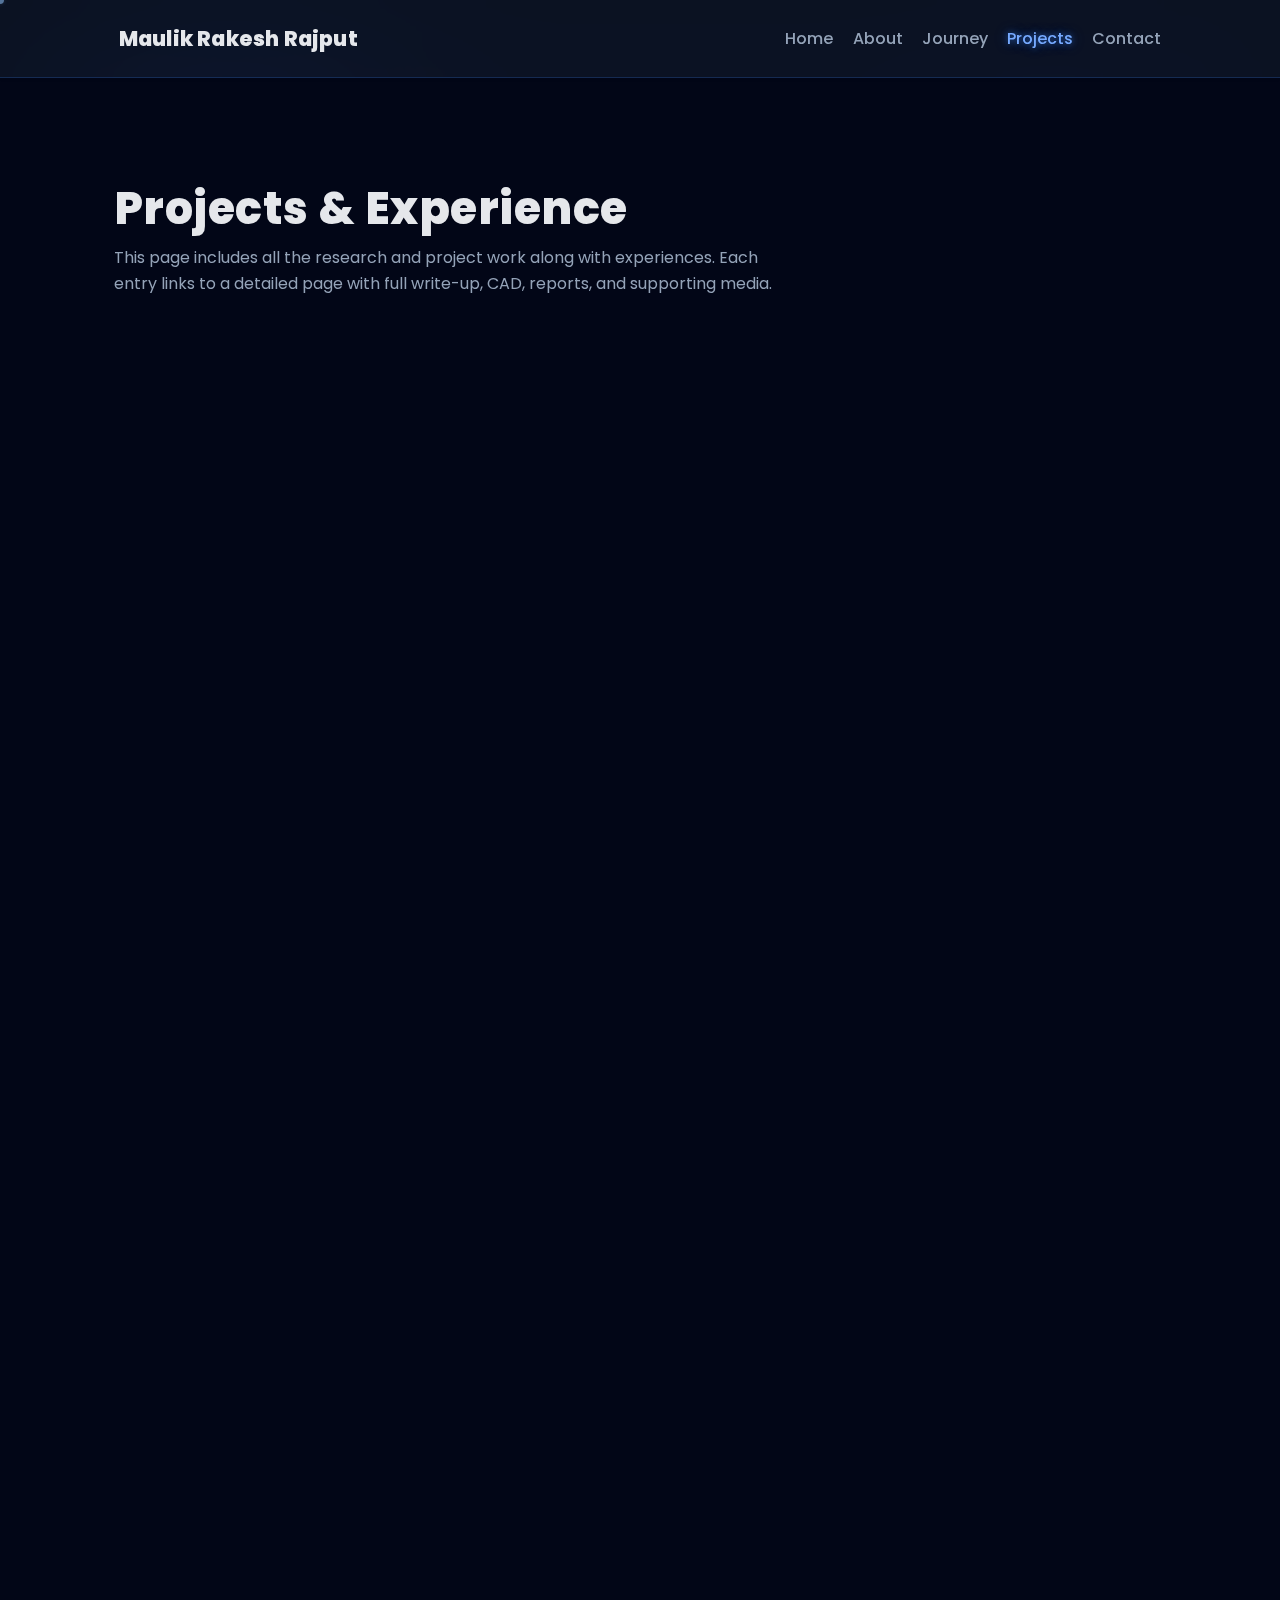
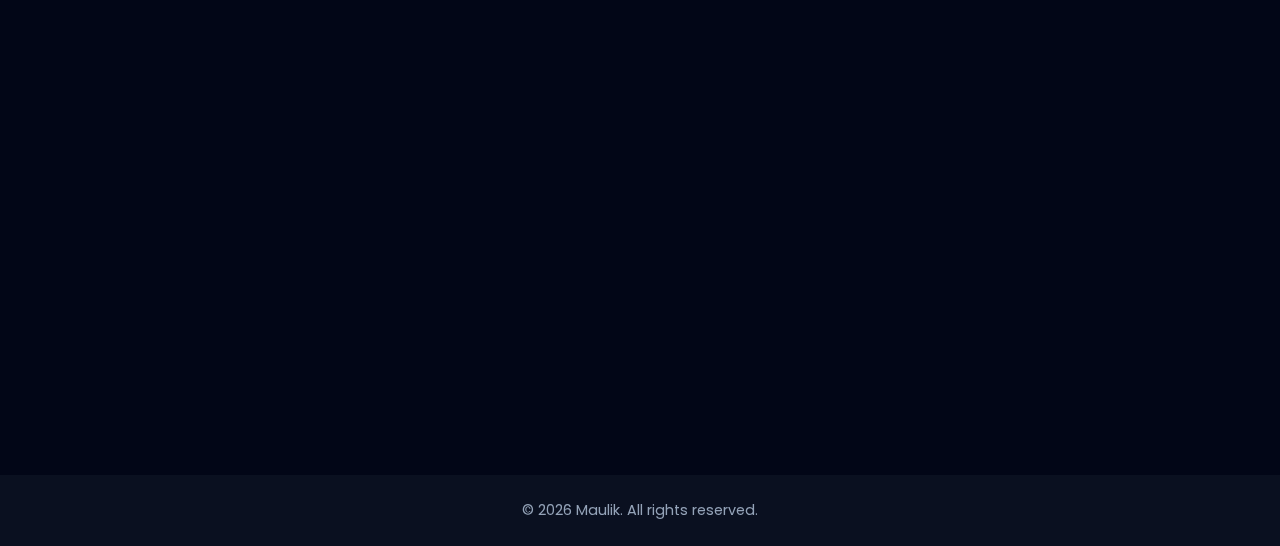
<file: projects.html>
<!DOCTYPE html>
<html lang="en">
<head>
  <meta charset="UTF-8" />
  <meta name="viewport" content="width=device-width, initial-scale=1.0" />
  <title>Projects & Case Studies | Maulik</title>

  <!-- shared styles -->
  <link rel="stylesheet" href="assets/css/style.css" />
  <link href="https://fonts.googleapis.com/css2?family=Poppins:wght@400;500;600;700;800&display=swap" rel="stylesheet">

  <!-- shared JS -->
  <script defer src="assets/js/script.js"></script>
</head>

<body>
  <!-- global background -->
  <div class="bg-grid"></div>

  <!-- HEADER (same as index) -->
  <header class="site-header">
    <nav class="navbar">
      <a href="index.html" class="logo">Maulik Rakesh Rajput</a>

      <button class="nav-toggle" aria-label="Toggle navigation" aria-expanded="false">☰</button>

      <ul class="nav-links" id="nav-links">
        <li><a href="index.html#hero">Home</a></li>
        <li><a href="index.html#about">About</a></li>
        <li><a href="index.html#timeline">Journey</a></li>
        <li><a href="projects.html" class="is-active">Projects</a></li>
        <li><a href="index.html#contact" class="nav-cta">Contact</a></li>
      </ul>
    </nav>
    <div class="scroll-progress"></div>
  </header>

  <!-- MAIN -->
  <main class="proj-feed-page">
    <!-- Header -->
    <section class="proj-feed-header" data-reveal>
      <h1>Projects &amp; Experience</h1>
      <p>
        This page includes all the research and project work along with experiences. Each entry links to a detailed page with
        full write-up, CAD, reports, and supporting media.
      </p>
    </section>

    <!-- Case study feed -->
    <section class="proj-feed-list" aria-label="Project case studies" data-reveal>

      <!-- 1. Volvo PDU -->
      <article class="proj-feed-item" data-href="projects/volvo-pdu.html">
        <div class="proj-feed-media">
          <img src="assets/img/volvo-pdu-thumb.png" alt="Volvo PDU project thumbnail">
        </div>
        <div class="proj-feed-body">
          <h2>Busbar Fixation for Commercial EV’s PDU – Volvo Trucks</h2>
          <p>
            Master’s thesis on developing new fixation concepts for high-voltage busbars in Volvo’s traction
            voltage PDU to improve mechanical robustness, electrical/thermal safety, and assembly efficiency.
          </p>
          <p class="proj-feed-meta">Electromobility · PTC Creo · ANSYS Mechanical · Granta · Windchill</p>
          <a href="projects/volvo-pdu.html" class="proj-feed-link">View case study</a>
        </div>
      </article>

      <!-- 2. Chalmers Formula Student -->
      <article class="proj-feed-item" data-href="projects/formula-student.html">
        <div class="proj-feed-media">
          <img src="assets/img/formula-thumb.png" alt="Formula Student chassis thumbnail">
        </div>
        <div class="proj-feed-body">
          <h2>Chalmers Formula Student – Chassis &amp; Ergonomics</h2>
          <p>
            Designed and manufactured a carbon fiber monocoque and safety structures for Freja (2024),
            enabling integration of EV and Driverless subsystems and compliance with Formula Student rules.
          </p>
          <p class="proj-feed-meta">Motorsport · Siemens NX · ANSYS · CATIA V5 · Teamcenter</p>
          <a href="projects/formula-student.html" class="proj-feed-link">View case study</a>
        </div>
      </article>

      <!-- 3. DJS Miles -->
      <article class="proj-feed-item" data-href="projects/djs-miles.html">
        <div class="proj-feed-media">
          <img src="assets/img/miles.png" alt="DJS Miles thumbnail">
        </div>
        <div class="proj-feed-body">
          <h2>DJS Miles – Shell Eco-Marathon</h2>
          <p>
            Co-founded and led an electric supermileage team; designed a teardrop CFRP monocoque and steering
            system for a 3-wheeled EV and secured multiple off-track awards.
          </p>
          <p class="proj-feed-meta">Student motorsport · Fusion 360 · SolidWorks · ANSYS</p>
          <a href="projects/djs-miles.html" class="proj-feed-link">View case study</a>
        </div>
      </article>

      <!-- 4. Volvo Motion Control -->
      <article class="proj-feed-item" data-href="projects/volvo-motion-control.html">
        <div class="proj-feed-media">
          <img src="assets/img/summer work.png" alt="Volvo motion control thumbnail">
        </div>
        <div class="proj-feed-body">
          <h2>Vehicle Dynamics &amp; Motion Control – Volvo Group Trucks Technology</h2>
          <p>
            Developed kinematic control logic for long combination vehicles (LCVs) to estimate trailer pose and
            mitigate off-tracking/jackknifing using limited ISO 11992 signal availability.
          </p>
          <p class="proj-feed-meta">Vehicle Dynamics · MATLAB · Simulink · Volvo VTM</p>
          <a href="projects/volvo-motion-control.html" class="proj-feed-link">View case study</a>
        </div>
      </article>

      <!-- 5. Energy Simulation -->
      <article class="proj-feed-item" data-href="projects/energy-sim.html">
        <div class="proj-feed-media">
          <img src="assets/img/energy-sim-thumb.png" alt="Energy simulation thumbnail">
        </div>
        <div class="proj-feed-body">
          <h2>Energy Performance Simulation of Heavy-Duty BEV and ICE Trucks</h2>
          <p>
            Built a MATLAB–Simulink forward simulation model to compare the energy and cost performance of
            BEV vs ICE trucks on real Swedish freight routes together with Volvo GTT and ReVeRe.
          </p>
          <p class="proj-feed-meta">Simulation · MATLAB · Simulink · Excel</p>
          <a href="projects/energy-sim.html" class="proj-feed-link">View case study</a>
        </div>
      </article>

      <!-- 6. FSI -->
      <article class="proj-feed-item" data-href="projects/fsi-wing.html">
        <div class="proj-feed-media">
          <img src="assets/img/fsi-wing-thumb.png" alt="FSI rear wing thumbnail">
        </div>
        <div class="proj-feed-body">
          <h2>FSI Analysis of a Formula Student Rear Wing</h2>
          <p>
            Performed one-way CFD → FEA coupling to validate deformation, stress, and safety of a CFRP rear wing
            under aerodynamic loads.
          </p>
          <p class="proj-feed-meta">CFD/FEA · STAR-CCM+ · ANSYS Fluent/Mechanical/ACP</p>
          <a href="projects/fsi-wing.html" class="proj-feed-link">View case study</a>
        </div>
      </article>

      <!-- 7. Teaching Assistant -->
      <article class="proj-feed-item" data-href="projects/teaching-assistant.html">
        <div class="proj-feed-media">
          <img src="assets/img/teaching-thumb.png" alt="Teaching / CASTER thumbnail">
        </div>
        <div class="proj-feed-body">
          <h2>Teaching Assistant &amp; Lab Instructor – Chalmers University</h2>
          <p>
            Supported graduate courses in Vehicle Motion Engineering and Road Vehicle Aerodynamics using the
            CASTER full-scale driving simulator and MATLAB/Simulink-based labs.
          </p>
          <p class="proj-feed-meta">Teaching · MATLAB/Simulink · CASTER</p>
          <a href="projects/teaching-assistant.html" class="proj-feed-link">View case study</a>
        </div>
      </article>

    </section>
  </main>

  <!-- FOOTER -->
  <footer class="site-footer">
    <p>© <span id="year"></span> Maulik. All rights reserved.</p>
  </footer>

  <!-- Custom cursor elements (same as index) -->
  <div class="cursor-dot"></div>
  <div class="cursor-ring"></div>

</body>
</html>
</file>
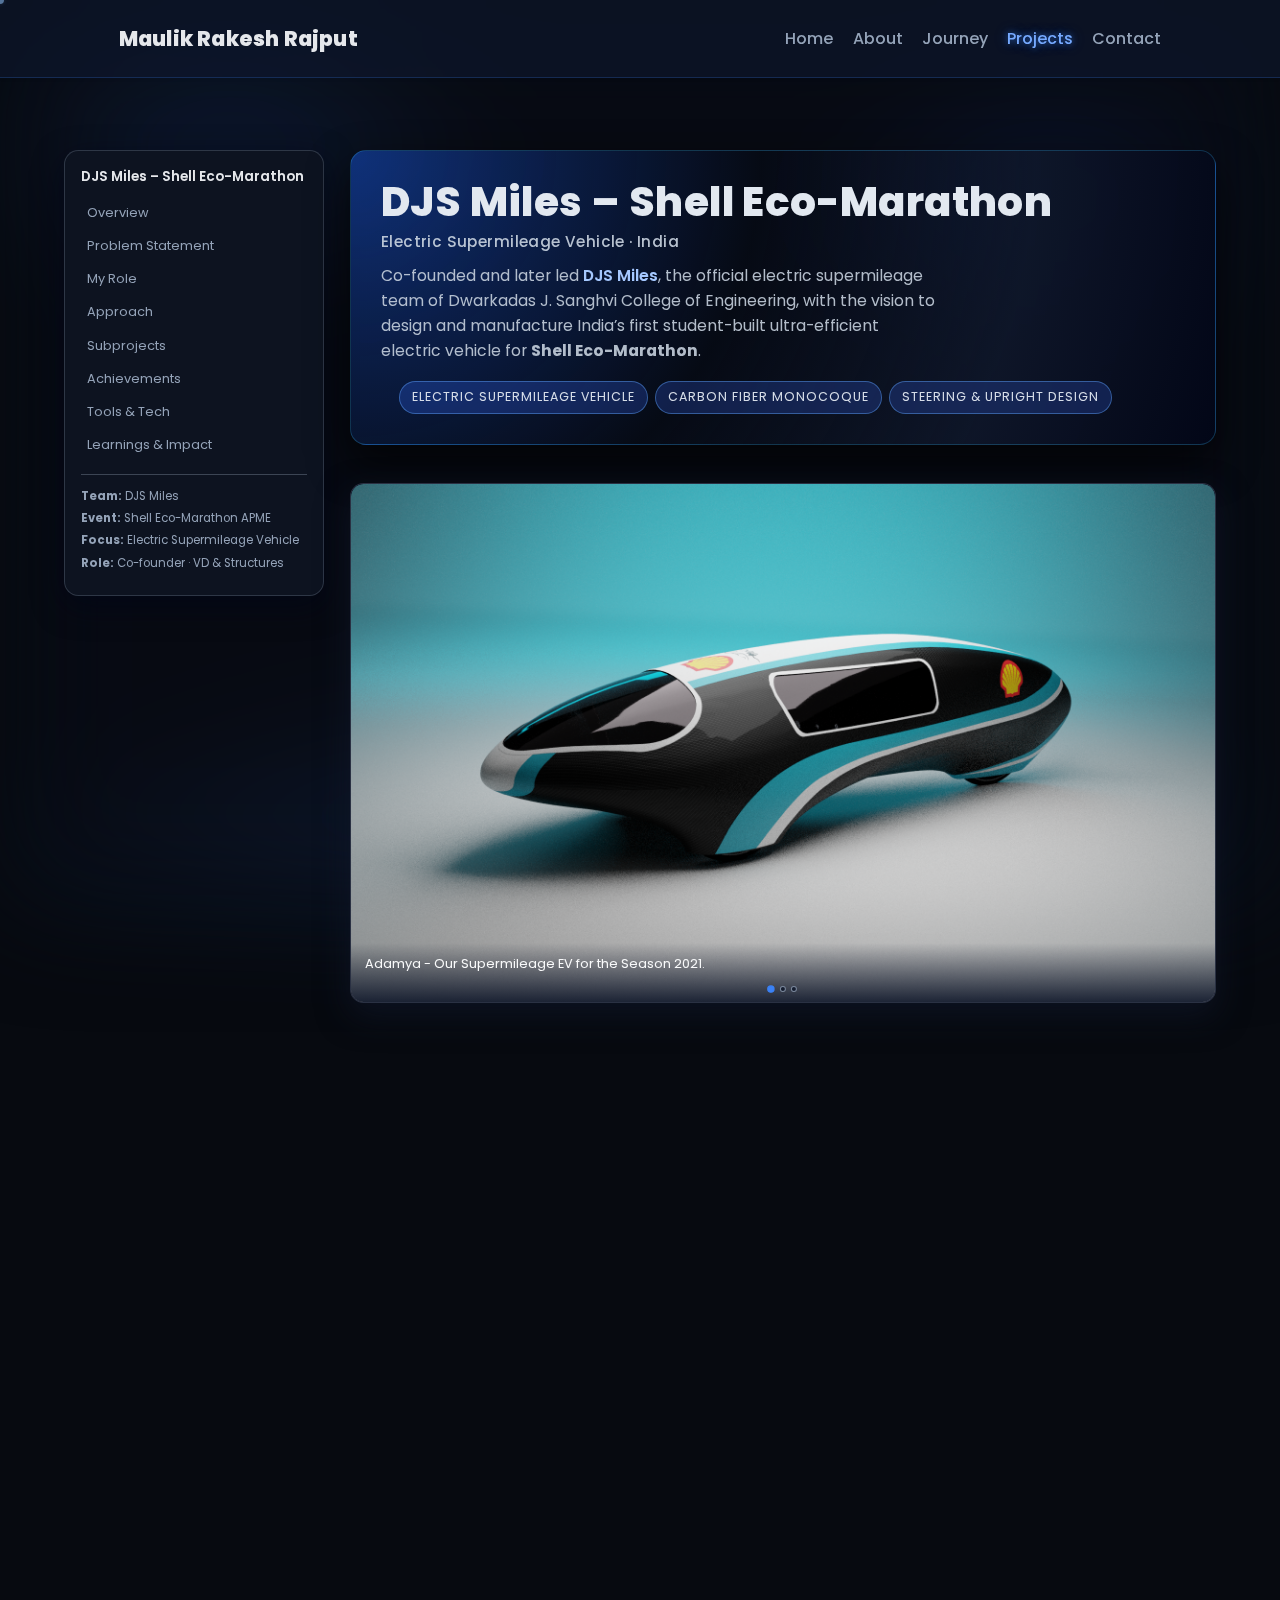
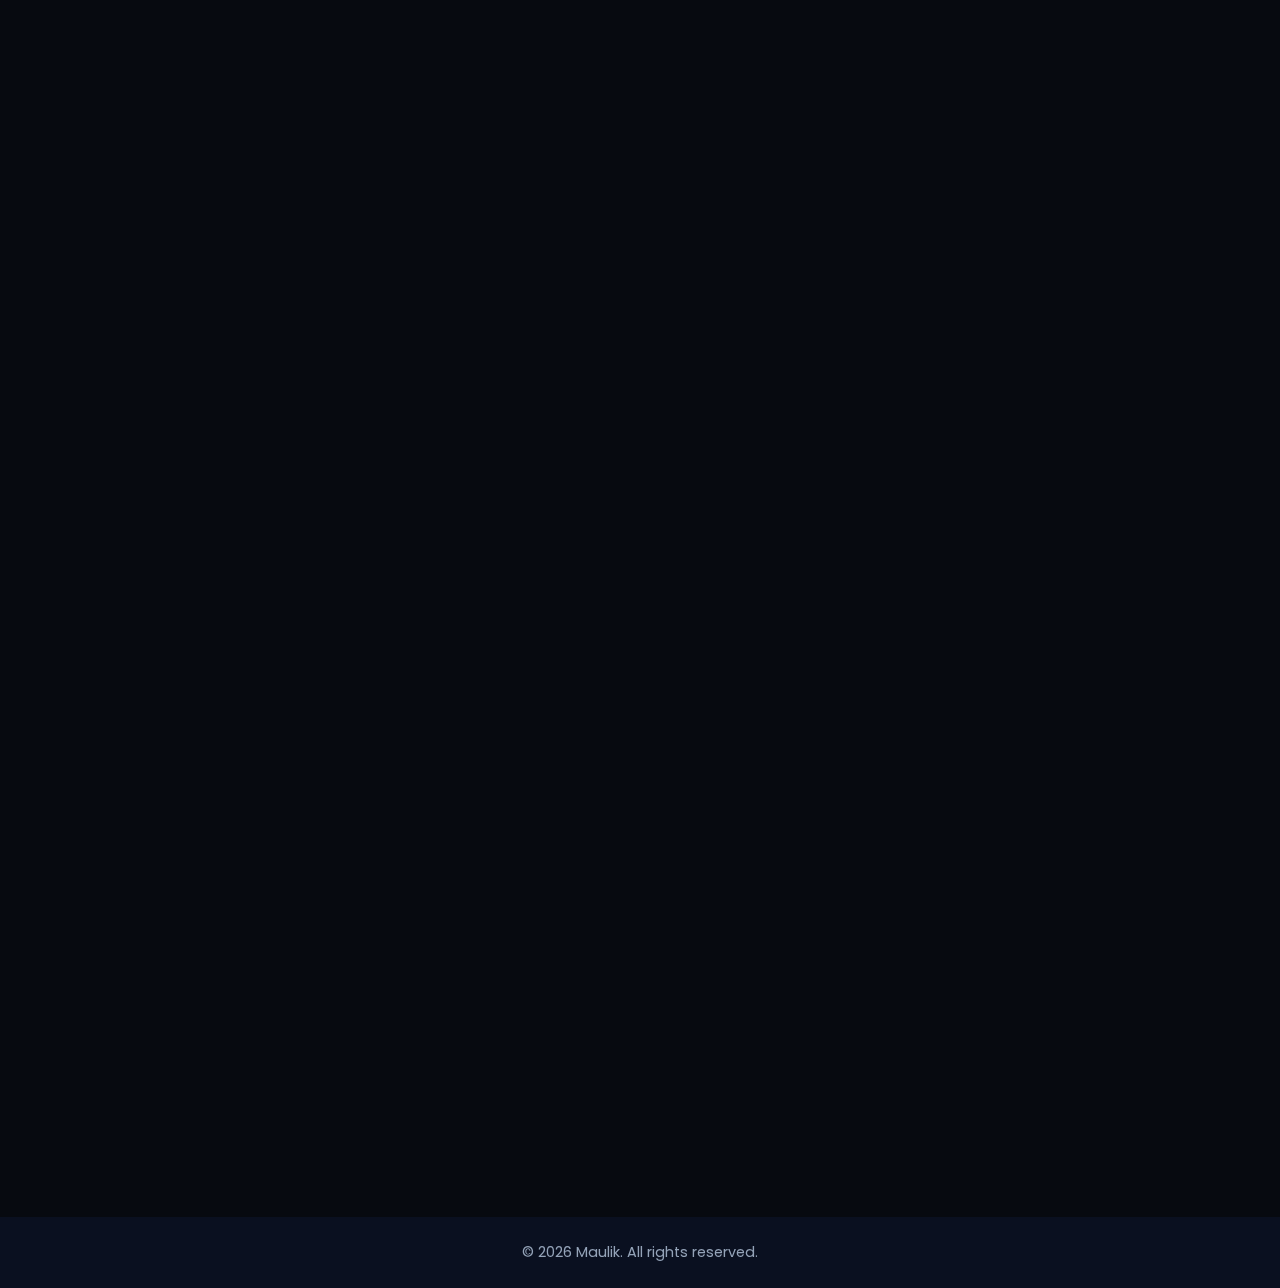
<file: projects/djs-miles.html>
<!DOCTYPE html>
<html lang="en">
<head>
  <meta charset="UTF-8" />
  <meta name="viewport" content="width=device-width, initial-scale=1.0" />
  <title>DJS Miles – Shell Eco-Marathon | Maulik</title>

  <!-- shared styles / fonts / scripts -->
  <link rel="stylesheet" href="../assets/css/style.css" />
  <link href="https://fonts.googleapis.com/css2?family=Poppins:wght@400;500;600;700;800&display=swap" rel="stylesheet">
  <script defer src="../assets/js/script.js"></script>
</head>
<body>
  <!-- global background -->
  <div class="bg-grid"></div>

  <!-- shared header -->
  <header class="site-header">
    <nav class="navbar">
      <a href="../index.html" class="logo">Maulik Rakesh Rajput</a>

      <button class="nav-toggle" aria-label="Toggle navigation" aria-expanded="false">☰</button>

      <ul class="nav-links" id="nav-links">
        <li><a href="../index.html#hero">Home</a></li>
        <li><a href="../index.html#about">About</a></li>
        <li><a href="../index.html#timeline">Journey</a></li>
        <li><a href="../projects.html" class="is-active">Projects</a></li>
        <li><a href="../index.html#contact" class="nav-cta">Contact</a></li>
      </ul>
    </nav>
    <div class="scroll-progress"></div>
  </header>

  <main class="proj-docs-page">
    <div class="proj-docs-shell" data-reveal>
      <!-- LEFT NAV -->
      <aside class="proj-docs-nav" data-reveal>
        <div class="proj-docs-title">
          DJS Miles – Shell Eco-Marathon
        </div>

        <nav>
          <a href="#overview"     class="proj-docs-link">Overview</a>
          <a href="#problem"      class="proj-docs-link">Problem Statement</a>
          <a href="#role"         class="proj-docs-link">My Role</a>
          <a href="#approach"     class="proj-docs-link">Approach</a>
          <a href="#subprojects"  class="proj-docs-link">Subprojects</a>
          <a href="#achievements" class="proj-docs-link">Achievements</a>
          <a href="#tools"        class="proj-docs-link">Tools &amp; Tech</a>
          <a href="#learnings"    class="proj-docs-link">Learnings &amp; Impact</a>
        </nav>

        <div class="proj-docs-meta">
          <p><strong>Team:</strong> DJS Miles</p>
          <p><strong>Event:</strong> Shell Eco-Marathon APME</p>
          <p><strong>Focus:</strong> Electric Supermileage Vehicle</p>
          <p><strong>Role:</strong> Co-founder · VD &amp; Structures</p>
        </div>
      </aside>

      <!-- RIGHT CONTENT -->
      <section class="proj-docs-content">

        <!-- HERO TITLE CARD -->
        <article id="heading" class="proj-docs-section proj-docs-section--hero" data-reveal>
          <h1>
            DJS Miles – Shell Eco-Marathon<br />
            <span class="proj-docs-subtitle">Electric Supermileage Vehicle · India</span>
          </h1>
          <p class="proj-docs-lead">
            Co-founded and later led <span class="keyword">DJS Miles</span>, the official
            electric supermileage team of Dwarkadas J. Sanghvi College of Engineering, with
            the vision to design and manufacture India’s first student-built ultra-efficient
            electric vehicle for <strong>Shell Eco-Marathon</strong>.
          </p>
          <ul class="proj-docs-tags">
            <li>Electric Supermileage Vehicle</li>
            <li>Carbon Fiber Monocoque</li>
            <li>Steering &amp; Upright Design</li>
          </ul>
        </article>

        <!-- SIMPLE HERO MEDIA / CAROUSEL -->
        <div class="proj-carousel" data-reveal>
          <figure class="proj-slide is-active">
            <img src="../assets/img/miles 1.png" alt="DJS Miles electric supermileage vehicle render or track image">
            <figcaption>Adamya - Our Supermileage EV for the Season 2021.</figcaption>
          </figure>

          <figure class="proj-slide">
            <img src="../assets/img/miles 2.png" alt="Carbon fiber monocoque CAD / manufacturing">
            <figcaption>Efficiere - Our Supermileage EV for the Season 2022.</figcaption>
          </figure>

          <figure class="proj-slide">
            <img src="../assets/img/miles 3.jpeg" alt="Steering / upright and packaging">
            <figcaption>Three-wheel steering layout and 3D-printed carbon fiber upright.</figcaption>
          </figure>

          <div class="proj-carousel-arrow left" data-dir="prev">❮</div>
          <div class="proj-carousel-arrow right" data-dir="next">❯</div>
          <div class="proj-carousel-dots"></div>
        </div>

        <!-- ===== 1. OVERVIEW / CONTEXT ===== -->
        <article id="overview" class="proj-docs-section" data-reveal>
          <h2>Overview / Context</h2>
          <p class="proj-docs-text">
            <span class="keyword">DJS Miles</span> is the official
            <span class="keyword">Electric Supermileage Vehicle</span> team of Dwarkadas
            J. Sanghvi College of Engineering, founded during the pandemic with the goal of
            building India’s first student-developed ultra-efficient electric vehicle.
          </p>
          <p class="proj-docs-text">
            The team competed in the <span class="keyword">Shell Eco-Marathon Asia Pacific &amp;
            Middle East (APME)</span> region for two consecutive seasons (2020–2021, 2021–2022),
            representing India among <span class="keyword">250+ international teams</span>.
          </p>
        </article>

        <!-- ===== 2. PROBLEM STATEMENT ===== -->
        <article id="problem" class="proj-docs-section" data-reveal>
          <h2>Problem Statement</h2>
          <p class="proj-docs-text">
            The key challenge was to conceptualize and develop an electric vehicle optimised for
            <span class="keyword">maximum energy efficiency</span>, while remaining manufacturable
            by a student team.
          </p>
          <p class="proj-docs-text">
            Engineering focus areas included an aerodynamic <span class="keyword">teardrop carbon
            fiber monocoque</span>, lightweight structural design, highly efficient
            <span class="keyword">three-wheeled steering layout</span>, and tight packaging of the
            EV drivetrain in a minimal envelope.
          </p>
        </article>

        <!-- ===== 3. MY ROLE & RESPONSIBILITIES ===== -->
        <article id="role" class="proj-docs-section" data-reveal>
          <h2>My Role &amp; Responsibilities</h2>
          <ul class="proj-docs-list">
            <li>
              <span class="keyword">Co-founded</span> the team and later led a
              <span class="keyword">25-member interdisciplinary group</span> through the
              2021–2022 season.
            </li>
            <li>
              Worked as <span class="keyword">Vehicle Dynamics &amp; Structural Engineer</span>,
              responsible for:
              <ul class="proj-docs-list nested">
                <li>
                  <strong>Vehicle Dynamics:</strong> designed and optimised steering geometry
                  and upright assembly for a three-wheeled electric prototype to achieve
                  maximum stability, minimum scrub radius, and precise Ackermann geometry.
                </li>
                <li>
                  <strong>Structural Engineering:</strong> designed and manufactured the
                  teardrop <span class="keyword">carbon fiber sandwich composite monocoque</span>,
                  ensuring stiffness, low mass, and manufacturability via vacuum bagging.
                </li>
              </ul>
            </li>
            <li>
              Led <span class="keyword">off-track and static competitions</span> such as Vehicle
              Design, Future Rider, and Pitch the Future, focusing on innovation and sustainability.
            </li>
            <li>
              Managed <span class="keyword">sponsorship and technical communication</span> with
              universities and industry partners in India and the USA.
            </li>
          </ul>
        </article>

        <!-- ===== 4. APPROACH ===== -->
        <article id="approach" class="proj-docs-section" data-reveal>
          <h2>Approach</h2>
          <ul class="proj-docs-list">
            <li>
              Adopted a <span class="keyword">simulation-driven design</span> process:
              vehicle modelling, CAD, analysis, fabrication, and test-based validation.
            </li>
            <li>
              Integrated <span class="keyword">composite manufacturing</span>,
              <span class="keyword">additive manufacturing</span>, and
              <span class="keyword">topology optimisation</span> to reduce weight while
              maintaining structural integrity.
            </li>
            <li>
              Performed iterative <span class="keyword">CFD</span> and
              <span class="keyword">FEA</span> to refine aerodynamic performance and component
              strength.
            </li>
            <li>
              Organised material panel tests and full-vehicle efficiency trials to verify
              performance against Shell Eco-Marathon targets.
            </li>
          </ul>
        </article>

        <!-- ===== 7. SUBPROJECTS (3 CARDS) ===== -->
        <section id="subprojects" class="proj-docs-section proj-subprojects" data-reveal>
          <header class="proj-subprojects-header">
            <h2>Subprojects</h2>
            <p>
              Focused design and validation work across
              <span class="keyword">monocoque</span>, <span class="keyword">steering</span> and
              <span class="keyword">off-track innovation</span> streams.
            </p>
          </header>

          <div class="proj-subprojects-grid proj-subprojects-grid--djs">
            <!-- 1️⃣ Monocoque -->
            <article class="proj-subcard">
              <div class="proj-subcard-header">
                <span class="proj-subcard-badge">1</span>
                <h3>Carbon Fiber Monocoque</h3>
              </div>
              <p class="proj-subcard-tagline">
                Bachelor’s thesis–linked monocoque design for a three-wheeled EV, optimised for drag and mass.
              </p>
              <ul class="proj-subcard-list">
                <li>Teardrop chassis in <span class="keyword">Fusion 360</span> for aero performance and tight packaging.</li>
                <li>Composite layup analysis in <span class="keyword">ANSYS ACP</span> with tuned skins and core.</li>
                <li>CFD in <span class="keyword">ANSYS Fluent</span>, achieving <span class="keyword">Cd = 0.035</span>.</li>
                <li>Fabricated via <span class="keyword">vacuum bagging</span>, cutting chassis weight by ~16%.</li>
              </ul>
              <div class="proj-subcard-tools">
                <span>Fusion 360</span><span>ANSYS ACP</span><span>Fluent</span><span>MATLAB</span>
              </div>
                            <!-- new: 4:3 image -->
<div class="proj-subcard-thumb">
  <img src="../assets/img/miles project 1.png" alt="Roll hoops CAD / fabrication" />
</div>
              <details class="proj-subcard-more">
                <summary>More information</summary>
                <p>
                  Established a repeatable composite workflow and secured a
                  <span class="keyword">design registration patent</span> for the monocoque chassis.
                </p>
              </details>
            </article>

            <!-- 2️⃣ Steering & Uprights -->
            <article class="proj-subcard">
              <div class="proj-subcard-header">
                <span class="proj-subcard-badge">2</span>
                <h3>Steering System &amp; Upright Design</h3>
              </div>
              <p class="proj-subcard-tagline">
                Lightweight steering with 3D-printed carbon fiber uprights for a suspension-less three-wheel layout.
              </p>
              <ul class="proj-subcard-list">
                <li>Steering geometry modelled in <span class="keyword">MATLAB</span> (Ackermann, turning radius, loads).</li>
                <li>Custom linkage &amp; uprights in <span class="keyword">SolidWorks</span>.</li>
                <li>FEA in <span class="keyword">ANSYS</span> and validation in <span class="keyword">Simscale / LOTUS</span>.</li>
                <li>Topology optimisation in <span class="keyword">Altair Inspire</span>; uprights 3D-printed in CF-reinforced polymer.</li>
              </ul>
              <div class="proj-subcard-tools">
                <span>SolidWorks</span><span>MATLAB</span><span>ANSYS</span><span>Altair</span>
              </div>
              <!-- new: 4:3 image -->
<div class="proj-subcard-thumb">
  <img src="../assets/img/miles project 2.png" alt="Roll hoops CAD / fabrication" />
</div>
              <details class="proj-subcard-more">
                <summary>More information</summary>
                <p>
                  Achieved an <span class="keyword">88% reduction in upright mass</span> vs aluminium,
                  and filed a <span class="keyword">design registration patent</span> for the upright assembly.
                </p>
              </details>
            </article>

            <!-- 3️⃣ Off-track & Innovation -->
            <article class="proj-subcard">
              <div class="proj-subcard-header">
                <span class="proj-subcard-badge">3</span>
                <h3>Off-Track Competitions &amp; Innovation</h3>
              </div>
              <p class="proj-subcard-tagline">
                Communicating the engineering story across Shell’s global innovation and design challenges.
              </p>
              <ul class="proj-subcard-list">
                <li>Co-authored reports for <span class="keyword">Vehicle Design</span>, <span class="keyword">Pitch the Future</span>, and <span class="keyword">Future Rider</span>.</li>
                <li>Showcased composite, lightweight and additive-manufacturing concepts.</li>
                <li>Developed multimedia presentations and sponsor-facing content.</li>
              </ul>
              <div class="proj-subcard-tools">
                <span>Adobe Suite</span><span>Presentation</span><span>Video</span>
              </div>
              <!-- new: 4:3 image -->
<div class="proj-subcard-thumb">
  <img src="../assets/img/miles project 3.png" alt="Roll hoops CAD / fabrication" />
</div>
              <details class="proj-subcard-more">
                <summary>More information</summary>
                <p>
                  Helped secure top regional and global placements, significantly raising the team’s visibility with
                  <span class="keyword">Shell</span>, <span class="keyword">Adobe</span>, <span class="keyword">Nissan</span>, and others.
                </p>
              </details>
            </article>
          </div>
        </section>

<!-- ===== 8. ACHIEVEMENTS & RECOGNITION ===== -->
<article id="achievements" class="proj-docs-section proj-docs-section--highlight" data-reveal>
  <h2>Achievements &amp; Recognition</h2>

  <p class="proj-docs-text">
    DJS Miles earned multiple <span class="keyword">global and regional awards</span> at
    Shell Eco-Marathon APME and secured <span class="keyword">two design registration patents</span>
    for lightweight composite structures.
  </p>

  <!-- Award Cards -->
  <div class="fs-results-grid djs-awards-grid">

    <!-- Vehicle Design Award -->
    <a href="https://www.shellecomarathon.com/about/previous-seasons/2021-programme/virtual-programme-2021/virtual-off-track-awards/asia-pacific-middle-east.html" class="fs-result-card award-click">
      <div class="fs-result-img">
        <div class="proj-subcard-thumb">
  <img src="../assets/img/miles achievement 1.png" alt="Roll hoops CAD / fabrication" />
</div>
      </div>
      <div class="fs-result-body">
        <div class="fs-result-badge gold">🥇</div>
        <h3>Vehicle Design Award</h3>
        <p>
          <strong>1st Place – Vehicle Design Award (APME)</strong><br>
          Recognised for holistic engineering design, documentation, and manufacturability.
        </p>
      </div>
    </a>

    <!-- Adobe Digital Literacy -->
    <a href="https://www.shellecomarathon.com/about/previous-seasons/2021-programme/virtual-programme-2021/pitch-the-future/about/_jcr_content/root/main/section/simple_copy_copy_cop/link_list_copy_copy/links/item0.stream/1676977411590/7d8ce2a4dc72fed45694e3b2e7e855155d3907db/pitch-the-future-full-results-for-website.pdf" class="fs-result-card award-click">
      <div class="fs-result-img">
        <div class="proj-subcard-thumb">
  <img src="../assets/img/miles achievement 2.png" alt="Roll hoops CAD / fabrication" />
</div>
      </div>
      <div class="fs-result-body">
        <div class="fs-result-badge gold">🥇</div>
        <h3>Adobe Digital Literacy Award</h3>
        <p>
          <strong>1st Place – Adobe Digital Literacy Award (Global)</strong><br>
          For digital storytelling, visual communication, and outreach around the project.
        </p>
      </div>
    </a>

    <!-- Future Rider Challenge -->
    <a href="https://www.shellecomarathon.com/about/previous-seasons/2022-programme/virtual/future-rider/djs-miles.html" class="fs-result-card award-click">
      <div class="fs-result-img">
        <div class="proj-subcard-thumb">
  <img src="../assets/img/miles achievement 3.png" alt="Roll hoops CAD / fabrication" />
</div>
      </div>
      <div class="fs-result-body">
        <div class="fs-result-badge silver">🥈</div>
        <h3>Future Rider Challenge</h3>
        <p>
          <strong>2nd Place – Future Rider Challenge (APME)</strong><br>
          For user-centred future mobility concepts built around the DJS Miles platform.
        </p>
      </div>
    </a>

    <!-- Pitch the Future -->
    <a href="https://www.shellecomarathon.com/about/previous-seasons/2021-programme/virtual-programme-2021/pitch-the-future/about/_jcr_content/root/main/section/simple_copy_copy_cop/link_list_copy_copy/links/item0.stream/1676977411590/7d8ce2a4dc72fed45694e3b2e7e855155d3907db/pitch-the-future-full-results-for-website.pdf" class="fs-result-card award-click">
      <div class="fs-result-img">
        <div class="proj-subcard-thumb">
  <img src="../assets/img/miles achievement 4.png" alt="Roll hoops CAD / fabrication" />
</div>
      </div>
      <div class="fs-result-body">
        <div class="fs-result-badge bronze">🥉</div>
        <h3>Pitch the Future</h3>
        <p>
          <strong>3rd Place – Pitch the Future (APME)</strong><br>
          For innovation and sustainability-driven technical + business proposal.
        </p>
      </div>
    </a>

  </div>

  <!-- Patents -->
<div class="djs-patent-block">
  <h3>Design Registration Patents</h3>
  <p class="proj-docs-text">
    Two <span class="keyword">design registration patents</span> were filed for the
    <span class="keyword">carbon fiber monocoque chassis</span> and the
    <span class="keyword">3D-printed carbon fiber upright</span>, recognising the originality,
    manufacturability, and lightweight design.
  </p>

  <div class="djs-patent-docs">
    
    <!-- Patent 1 -->
    <a href="../assets/docs/monocoque patent.pdf" target="_blank" class="djs-patent-doc">
     
      <img src="../assets/img/mono patent.png" alt="Monocoque Patent Certificate" />
      
    </a>

    <!-- Patent 2 -->
    <a href="../assets/docs/upright patent.pdf" target="_blank" class="djs-patent-doc">
      
      <img src="../assets/img/upright patent.png" alt="Upright Patent Certificate" />
    
    </a>

  </div>
</div>


</article>


        <!-- ===== 6. TOOLS & TECHNOLOGIES ===== -->
        <article id="tools" class="proj-docs-section" data-reveal>
          <h2>Tools &amp; Technologies</h2>
          <p class="proj-docs-text">
            Fusion 360 · SolidWorks · ANSYS Mechanical · ANSYS ACP ·
            ANSYS Fluent (CFD) · Altair Inspire · MATLAB · Simscale · LOTUS ·
            FDM 3D Printing · Vacuum Bagging
          </p>
        </article>

        <!-- ===== 7. LEARNINGS & IMPACT ===== -->
        <article id="learnings" class="proj-docs-section" data-reveal>
          <h2>Learnings &amp; Impact</h2>
          <ul class="proj-docs-list">
            <li>Built strong expertise in <span class="keyword">aero-structural optimisation</span> and ultra-efficient EV design.</li>
            <li>Learned to connect <span class="keyword">simulation, manufacturing, and testing</span> in a resource-constrained student setting.</li>
            <li>Strengthened <span class="keyword">leadership, communication, and sponsorship</span> skills through global competition exposure.</li>
          </ul>
        </article>

        <!-- BACK LINK -->
        <article class="proj-docs-section proj-docs-back-wrap" data-reveal>
          <a href="../projects.html" class="proj-docs-back">← Back to all projects</a>
        </article>
      </section>
    </div>
  </main>

  <footer class="site-footer">
    <p>© <span id="year"></span> Maulik. All rights reserved.</p>
  </footer>

  <div class="cursor-dot"></div>
  <div class="cursor-ring"></div>
</body>
</html>
</file>
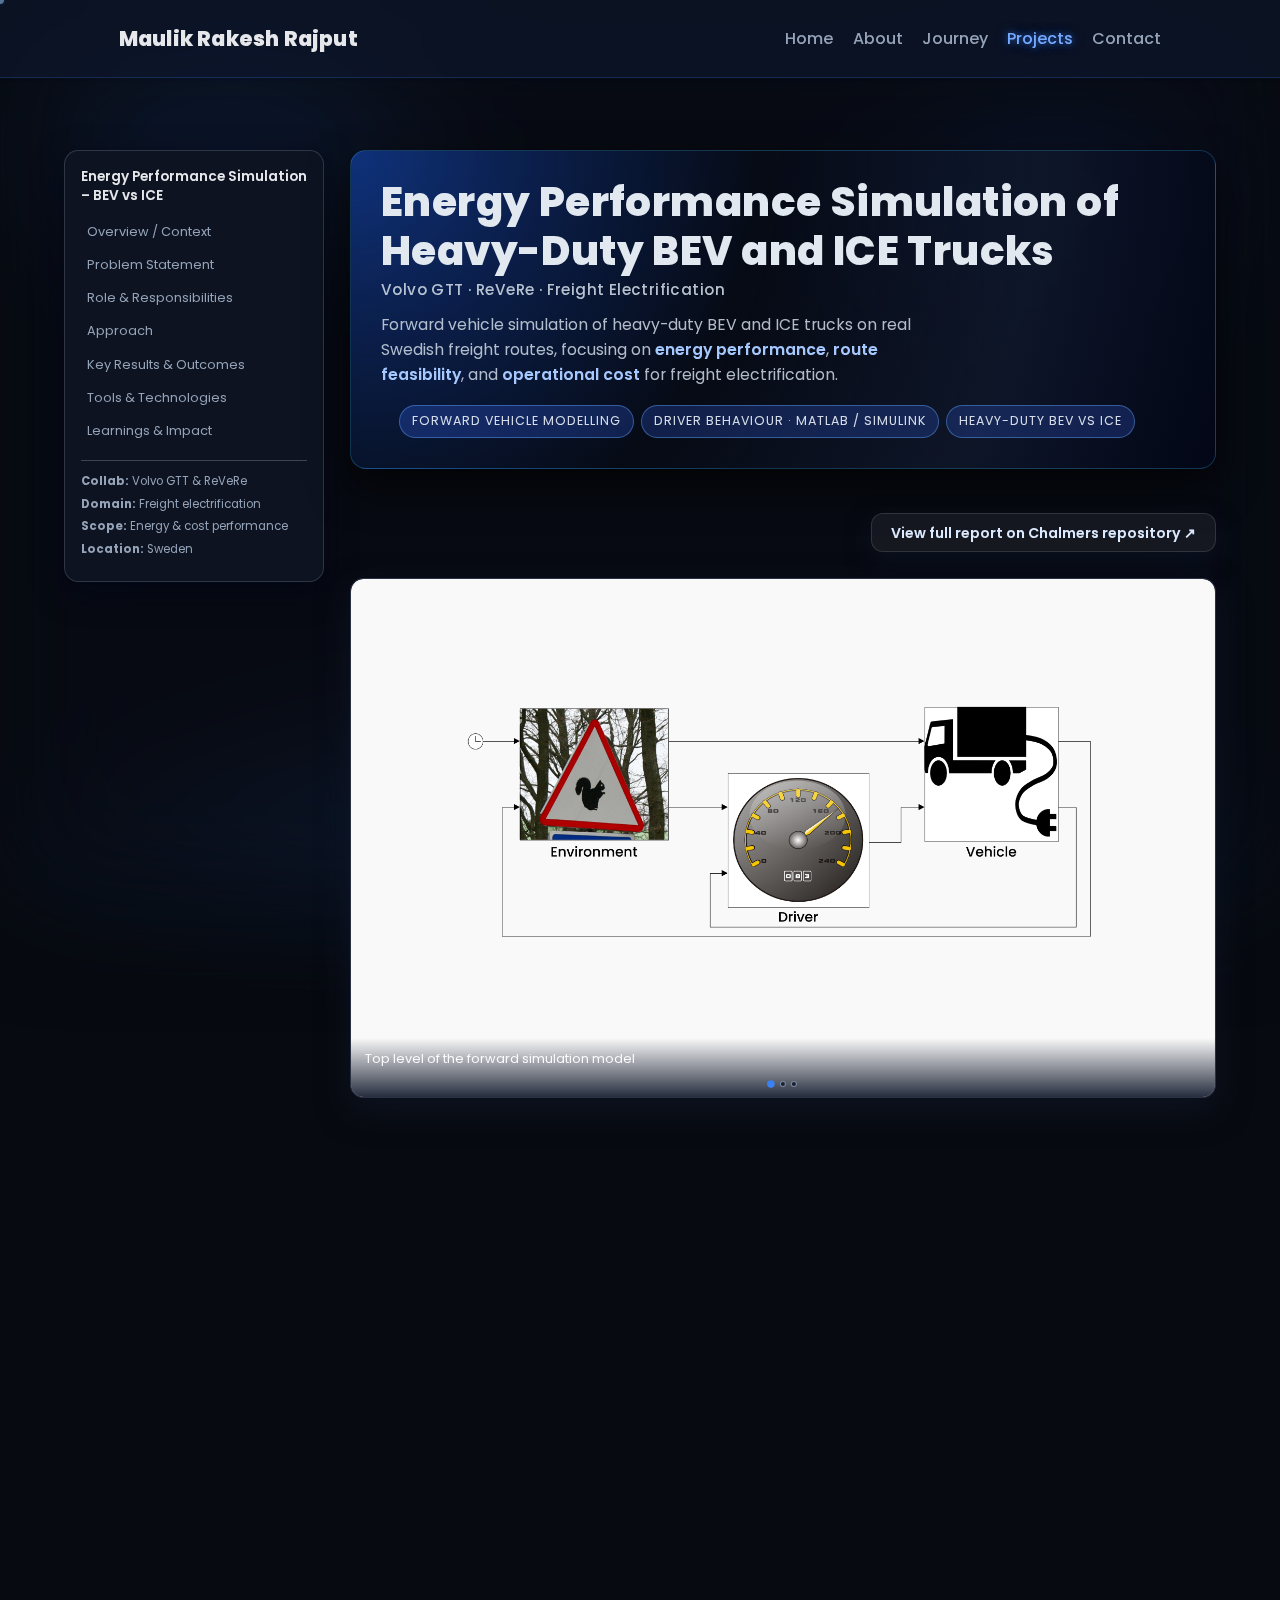
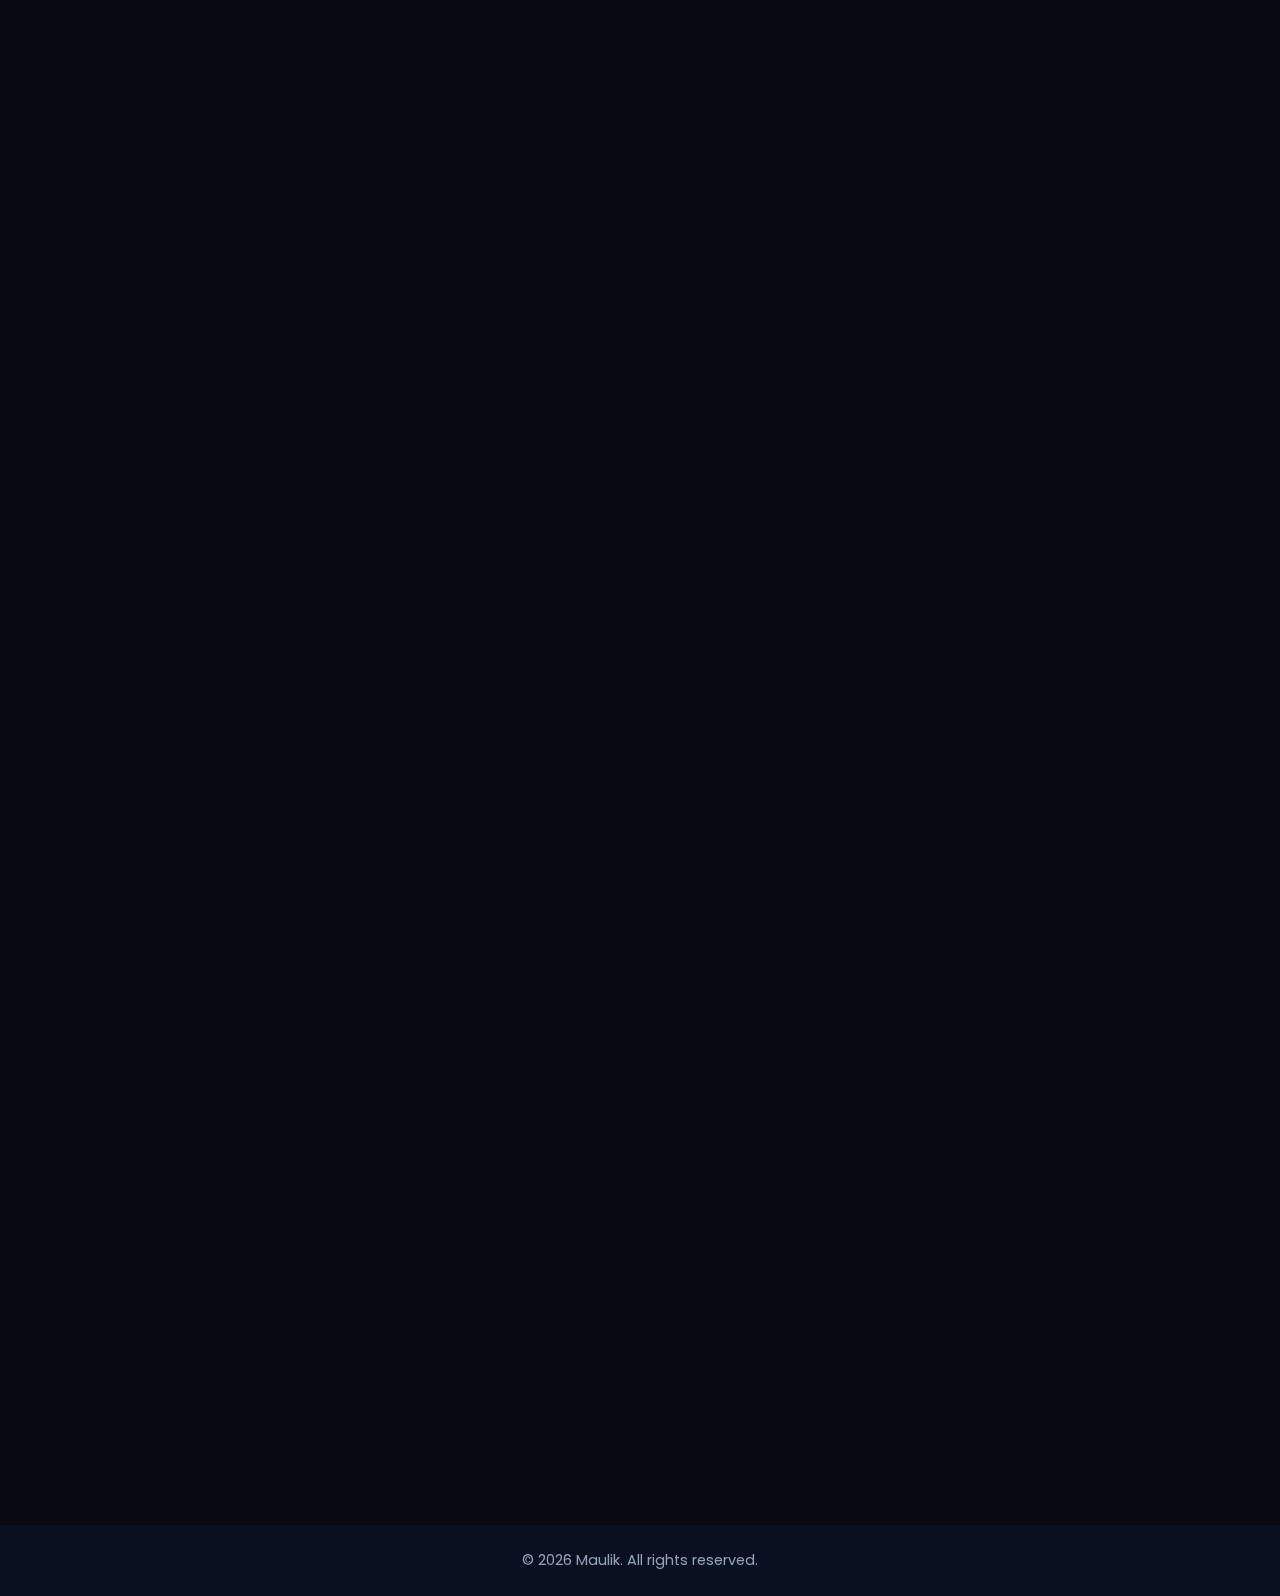
<file: projects/energy-sim.html>
<!DOCTYPE html>
<html lang="en">
<head>
  <meta charset="UTF-8" />
  <meta name="viewport" content="width=device-width, initial-scale=1.0" />
  <title>Energy Performance Simulation of Heavy-Duty BEV and ICE Trucks | Maulik</title>

  <!-- shared styles / fonts / scripts (same as index + projects) -->
  <link rel="stylesheet" href="../assets/css/style.css" />
  <link href="https://fonts.googleapis.com/css2?family=Poppins:wght@400;500;600;700;800&display=swap" rel="stylesheet">
  <script defer src="../assets/js/script.js"></script>
</head>
<body>
  <!-- global background -->
  <div class="bg-grid"></div>

  <!-- shared header -->
  <header class="site-header">
    <nav class="navbar">
      <a href="../index.html" class="logo">Maulik Rakesh Rajput</a>
      <button class="nav-toggle" aria-label="Toggle navigation" aria-expanded="false">☰</button>
      <ul class="nav-links" id="nav-links">
        <li><a href="../index.html#hero">Home</a></li>
        <li><a href="../index.html#about">About</a></li>
        <li><a href="../index.html#timeline">Journey</a></li>
        <li><a href="../projects.html" class="is-active">Projects</a></li>
        <li><a href="../index.html#contact" class="nav-cta">Contact</a></li>
      </ul>
    </nav>
    <div class="scroll-progress"></div>
  </header>

  <main class="proj-docs-page">
    <div class="proj-docs-shell" data-reveal>
      <!-- LEFT NAV -->
      <aside class="proj-docs-nav" data-reveal>
        <div class="proj-docs-title">
          Energy Performance Simulation – BEV vs ICE
        </div>
        <nav>
          <a href="#overview"   class="proj-docs-link">Overview / Context</a>
          <a href="#problem"    class="proj-docs-link">Problem Statement</a>
          <a href="#role"       class="proj-docs-link">Role &amp; Responsibilities</a>
          <a href="#approach"   class="proj-docs-link">Approach</a>
          <a href="#results"    class="proj-docs-link">Key Results &amp; Outcomes</a>
          <a href="#tools"      class="proj-docs-link">Tools &amp; Technologies</a>
          <a href="#learnings"  class="proj-docs-link">Learnings &amp; Impact</a>
        </nav>
        <div class="proj-docs-meta">
          <p><strong>Collab:</strong> Volvo GTT &amp; ReVeRe</p>
          <p><strong>Domain:</strong> Freight electrification</p>
          <p><strong>Scope:</strong> Energy &amp; cost performance</p>
          <p><strong>Location:</strong> Sweden</p>
        </div>
      </aside>

      <!-- RIGHT CONTENT -->
      <section class="proj-docs-content">
        <!-- HERO TITLE CARD -->
        <article id="heading" class="proj-docs-section proj-docs-section--hero" data-reveal>
          <h1>
            Energy Performance Simulation of Heavy-Duty BEV and ICE Trucks<br />
            <span class="proj-docs-subtitle">Volvo GTT · ReVeRe · Freight Electrification</span>
          </h1>
          <p class="proj-docs-lead">
            Forward vehicle simulation of heavy-duty BEV and ICE trucks on real Swedish freight routes,
            focusing on <span class="keyword">energy performance</span>,
            <span class="keyword">route feasibility</span>, and
            <span class="keyword">operational cost</span> for freight electrification.
          </p>
          <ul class="proj-docs-tags">
            <li>Forward vehicle modelling</li>
            <li>Driver behaviour · MATLAB / Simulink</li>
            <li>Heavy-duty BEV vs ICE</li>
          </ul>
        </article>



          <!-- 🔹 Thesis link row BETWEEN hero and carousel -->
  <div class="proj-docs-report-row">
    <a
      href="https://odr.chalmers.se/items/47aa205f-a9fa-4c55-81c4-a1e091621344"   
      target="_blank"
      rel="noopener"
      class="proj-docs-report-link"
    >
      View full report on Chalmers repository ↗
    </a>
  </div>




<!-- VISUAL STRIP: SIMPLE CAROUSEL -->
<div class="proj-carousel">

  <!-- slide 1 -->
  <figure class="proj-slide is-active">
    <img src="../assets/img/energy 1.png" alt="Main concept CAD visualization">
    <figcaption>Top level of the forward simulation model</figcaption>
  </figure>

  <!-- slide 1 -->
  <figure class="proj-slide is-active">
    <img src="../assets/img/energy 2-01.png" alt="Main concept CAD visualization">
    <figcaption>Energy Consumption results according to the seasons</figcaption>
  </figure>


  <!-- slide 1 -->
  <figure class="proj-slide is-active">
    <img src="../assets/img/energy 3.png" alt="Main concept CAD visualization">
    <figcaption>BEV results for energy consumption per km</figcaption>
  </figure>

  <!-- arrows -->
  <div class="proj-carousel-arrow left" data-dir="prev">❮</div>
  <div class="proj-carousel-arrow right" data-dir="next">❯</div>

  <!-- dots -->
  <div class="proj-carousel-dots"></div>
</div>


        <!-- 1. OVERVIEW / CONTEXT -->
        <article id="overview" class="proj-docs-section" data-reveal>
          <h2>Project Overview</h2>
          <p class="proj-docs-text">
            This project focused on developing a <span class="keyword">forward vehicle simulation framework</span>
            to assess the <span class="keyword">energy</span> and
            <span class="keyword">cost performance</span> of heavy-duty
            <span class="keyword">battery-electric (BEV)</span> and
            <span class="keyword">internal combustion engine (ICE)</span> freight vehicles operating over
            <span class="keyword">real transport routes in Sweden</span>.
            The work was conducted in collaboration with
            <span class="keyword">Volvo Group Trucks Technology (GTT)</span> and
            <span class="keyword">ReVeRe</span> to support ongoing research on
            <span class="keyword">freight electrification strategies</span>.
          </p>
        </article>

        <!-- 2. PROBLEM STATEMENT -->
        <article id="problem" class="proj-docs-section" data-reveal>
          <h2>Problem Statement</h2>
          <p class="proj-docs-text">
            Electrification of <span class="keyword">heavy-duty freight transport</span> presents challenges
            related to <span class="keyword">energy demand</span>,
            <span class="keyword">route feasibility</span>, and
            <span class="keyword">cost optimization</span>.
            The goal was to simulate <span class="keyword">real-world operating conditions</span>—including
            <span class="keyword">road topology</span>, environmental effects, and
            <span class="keyword">driver behavior</span>—to determine the
            <span class="keyword">energy cost differences</span> and
            <span class="keyword">operational viability</span> between ICE and BEV powertrains.
          </p>
        </article>

        <!-- 3. ROLE & RESPONSIBILITIES -->
        <article id="role" class="proj-docs-section" data-reveal>
          <h2>My Role &amp; Responsibilities</h2>
          <ul class="proj-docs-list">
            <li>
              Developed the <span class="keyword">Driver Model</span> that adapts
              <span class="keyword">acceleration</span>, <span class="keyword">braking</span>,
              and <span class="keyword">speed control</span> based on environmental factors such as
              <span class="keyword">road slope</span>, curvature, and traffic density.
            </li>
            <li>
              Implemented decision logic to reflect realistic driving strategies for both
              <span class="keyword">BEV</span> and <span class="keyword">ICE</span> powertrains within the
              forward simulation framework.
            </li>
            <li>
              Collaborated with <span class="keyword">Volvo GTT</span> and
              <span class="keyword">ReVeRe</span> to validate environmental inputs and driver responses for
              alignment with <span class="keyword">real operational data</span>.
            </li>
            <li>
              Assisted in setting up and post-processing the
              <span class="keyword">MATLAB / Simulink</span> framework, including environment and vehicle
              subsystems, to enable full <span class="keyword">route-based energy simulations</span>.
            </li>
          </ul>
        </article>

        <!-- 4. APPROACH -->
        <article id="approach" class="proj-docs-section" data-reveal>
          <h2>Approach</h2>
          <ul class="proj-docs-list">
            <li>
              Integrated the <span class="keyword">Driver</span> subsystem into the simulation,
              ensuring compatibility with <span class="keyword">vehicle</span> and
              <span class="keyword">environment</span> models.
            </li>
            <li>
              Designed the <span class="keyword">driver control algorithm</span> to modulate throttle
              and brake inputs dynamically in response to <span class="keyword">topography</span> and
              <span class="keyword">traffic</span> inputs.
            </li>
            <li>
              Supported the simulation of the
              <span class="keyword">Gothenburg–Viared</span> freight route, using real gradient and
              weather profiles provided by project partners.
            </li>
            <li>
              Post-processed results using <span class="keyword">MATLAB</span> scripts to extract
              <span class="keyword">vehicle power demand</span>,
              <span class="keyword">fuel / energy consumption</span>, and
              <span class="keyword">operating cost</span> across all simulated trips.
            </li>
            <li>
              Iteratively refined control parameters based on performance feedback from
              professors and <span class="keyword">Volvo engineers</span>.
            </li>
          </ul>
        </article>

        <!-- 5. KEY RESULTS & OUTCOMES -->
        <article id="results" class="proj-docs-section" data-reveal>
          <h2>Key Results &amp; Outcomes</h2>
          <ul class="proj-docs-list">
            <li>
              The <span class="keyword">battery-electric vehicle (BEV)</span> demonstrated
              <span class="keyword">25–45% higher energy efficiency</span> and roughly
              <span class="keyword">20% lower operational energy cost</span> compared to the ICE configuration.
            </li>
            <li>
              The model confirmed that a <span class="keyword">single charging station</span> at
              <span class="keyword">Gothenburg Harbor</span> was sufficient for daily freight operations
              under the simulated use cases.
            </li>
            <li>
              The <span class="keyword">driver model</span> successfully emulated realistic adaptive
              behavior, aligning with recorded operational data from Volvo.
            </li>
            <li>
              Delivered a validated <span class="keyword">simulation platform</span> for future studies in
              <span class="keyword">route optimization</span>,
              <span class="keyword">driver strategy design</span>, and
              <span class="keyword">freight energy forecasting</span>.
            </li>
          </ul>
        </article>

        <!-- 6. TOOLS & TECHNOLOGIES -->
        <article id="tools" class="proj-docs-section" data-reveal>
          <h2>Tools &amp; Technologies</h2>
          <ul class="proj-docs-list">
            <li><span class="keyword">MATLAB</span> – post-processing and control logic support.</li>
            <li><span class="keyword">Simulink</span> – forward model and driver-in-the-loop simulation.</li>
            <li><span class="keyword">Excel</span> – result aggregation and scenario comparison.</li>
            <li><span class="keyword">Volvo GTT freight route data</span> – real-world Swedish routes.</li>
          </ul>
        </article>

        <!-- 7. LEARNINGS & IMPACT -->
        <article id="learnings" class="proj-docs-section" data-reveal>
          <h2>Learnings &amp; Impact</h2>
          <ul class="proj-docs-list">
            <li>
              Strengthened expertise in <span class="keyword">forward modelling and simulation</span>,
              <span class="keyword">driver behavior algorithms</span>, and
              <span class="keyword">energy optimization</span>.
            </li>
            <li>
              Gained experience working with <span class="keyword">industrial partners</span> and translating
              real operational requirements into simulation frameworks.
            </li>
            <li>
              Contributed to research on <span class="keyword">sustainable heavy-vehicle transport</span>
              and <span class="keyword">electrification feasibility</span>.
            </li>
          </ul>
        </article>

        <!-- BACK LINK -->
        <article class="proj-docs-section proj-docs-back-wrap" data-reveal>
          <a href="../projects.html" class="proj-docs-back">← Back to all projects</a>
        </article>
      </section>
    </div>
  </main>

  <footer class="site-footer">
    <p>© <span id="year"></span> Maulik. All rights reserved.</p>
  </footer>

  <!-- custom cursor -->
  <div class="cursor-dot"></div>
  <div class="cursor-ring"></div>
</body>
</html>
</file>
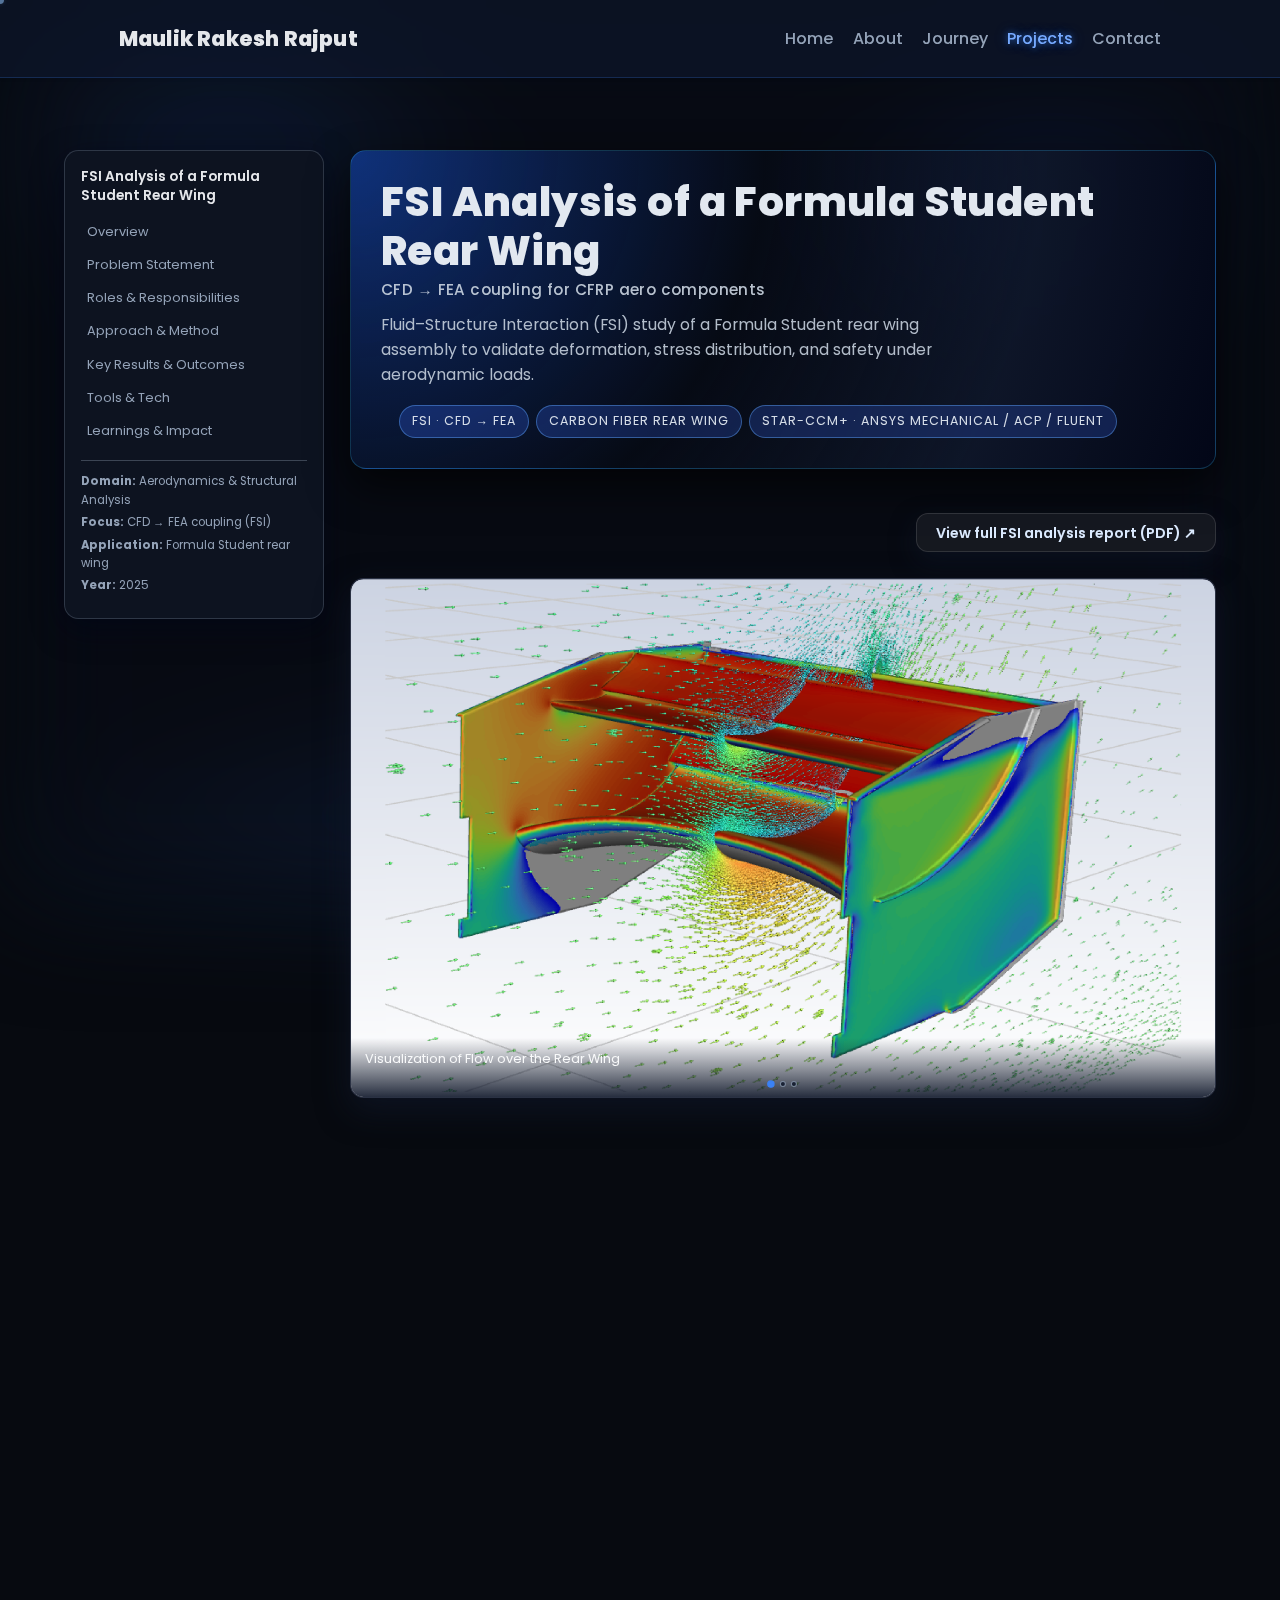
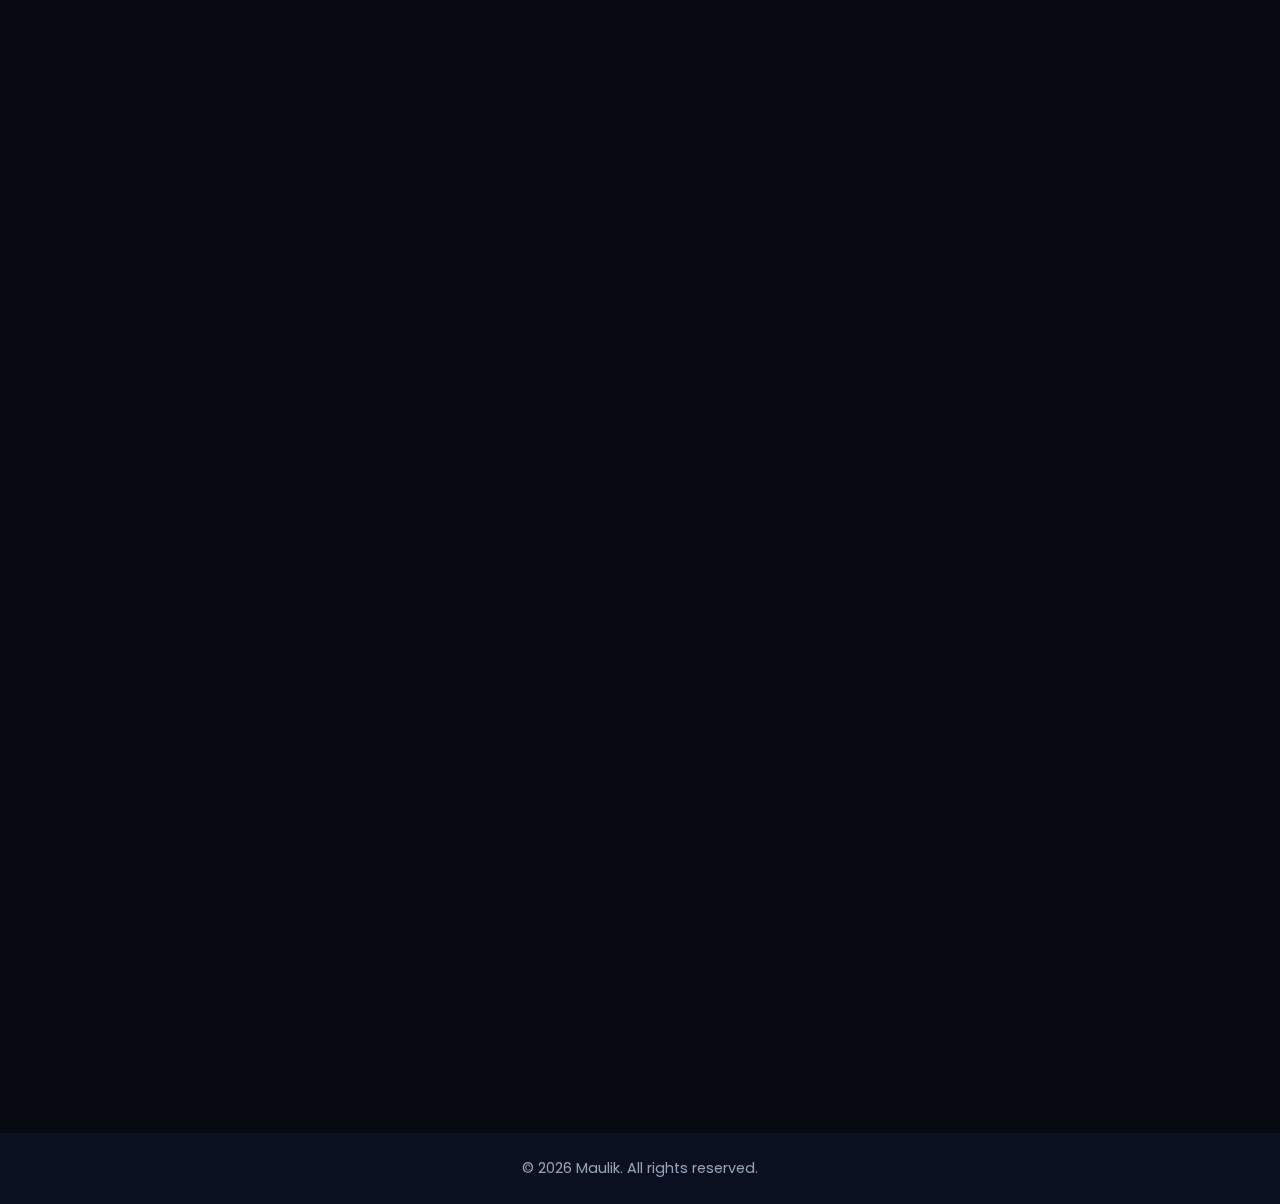
<file: projects/fsi-wing.html>
<!DOCTYPE html>
<html lang="en">
<head>
  <meta charset="UTF-8" />
  <meta name="viewport" content="width=device-width, initial-scale=1.0" />
  <title>FSI Analysis of a Formula Student Rear Wing | Maulik</title>

  <!-- Shared styles / scripts (same pattern as other pages) -->
  <link rel="stylesheet" href="../assets/css/style.css" />
  <link href="https://fonts.googleapis.com/css2?family=Poppins:wght@400;500;600;700;800&display=swap" rel="stylesheet">
  <script defer src="../assets/js/script.js"></script>
</head>
<body>
  <!-- global gradient background -->
  <div class="bg-grid"></div>




        <!-- shared header (same structure/theme as index/projects) -->
  <header class="site-header">
    <nav class="navbar">
      <a href="../index.html" class="logo">Maulik Rakesh Rajput</a>
      <button class="nav-toggle" aria-label="Toggle navigation" aria-expanded="false">☰</button>
      <ul class="nav-links" id="nav-links">
        <li><a href="../index.html#hero">Home</a></li>
        <li><a href="../index.html#about">About</a></li>
        <li><a href="../index.html#timeline">Journey</a></li>
        <li><a href="../projects.html" class="is-active">Projects</a></li>
        <li><a href="../index.html#contact" class="nav-cta">Contact</a></li>
      </ul>
    </nav>
    <div class="scroll-progress"></div>
  </header>

  <main class="proj-docs-page">
    <div class="proj-docs-shell" data-reveal>
      <!-- LEFT NAV -->
      <aside class="proj-docs-nav" data-reveal>
        <div class="proj-docs-title">
          FSI Analysis of a Formula Student Rear Wing
        </div>
<nav>
  <a href="#overview"   class="proj-docs-link">Overview</a>
  <a href="#background" class="proj-docs-link">Problem Statement</a>
  <a href="#objective"  class="proj-docs-link">Roles &amp; Responsibilities</a>
  <a href="#approach"   class="proj-docs-link">Approach &amp; Method</a>
  <a href="#results"      class="proj-docs-link"> Key Results &amp; Outcomes</a>
  <a href="#tools"    class="proj-docs-link">Tools &amp; Tech</a>
  <a href="#learnings"      class="proj-docs-link">Learnings &amp; Impact</a>
</nav>

        <div class="proj-docs-meta">
          <p><strong>Domain:</strong> Aerodynamics &amp; Structural Analysis</p>
          <p><strong>Focus:</strong> CFD → FEA coupling (FSI)</p>
          <p><strong>Application:</strong> Formula Student rear wing</p>
          <p><strong>Year:</strong> 2025</p>
        </div>
      </aside>

      <!-- RIGHT CONTENT -->
      <section class="proj-docs-content">

        <!-- HERO TITLE CARD ONLY (no Overview content here) -->
        <article class="proj-docs-section proj-docs-section--hero" data-reveal>

          <h1>
            FSI Analysis of a Formula Student Rear Wing<br />
            <span class="proj-docs-subtitle">CFD → FEA coupling for CFRP aero components</span>
          </h1>
          <p class="proj-docs-lead">
            Fluid–Structure Interaction (FSI) study of a Formula Student rear wing assembly to validate
            deformation, stress distribution, and safety under aerodynamic loads.
          </p>
          <ul class="proj-docs-tags">
            <li>FSI · CFD → FEA</li>
            <li>Carbon Fiber Rear Wing</li>
            <li>STAR-CCM+ · ANSYS Mechanical / ACP / Fluent</li>
          </ul>
        </article>


<!-- 🔹 Report link row BETWEEN hero and visual strip -->
<div class="proj-docs-report-row">
  <a
    href="../assets/docs/FSI_FinalReport.pdf"
    target="_blank"
    rel="noopener"
    class="proj-docs-report-link"
  >
    View full FSI analysis report (PDF) ↗
  </a>
</div>




<!-- VISUAL STRIP: SIMPLE CAROUSEL -->
<div class="proj-carousel">

  <!-- slide 1 -->
  <figure class="proj-slide is-active">
    <img src="../assets/img/fsi slide 1.png" alt="Visualization of Flow over the Rear Wing">
    <figcaption>Visualization of Flow over the Rear Wing</figcaption>
  </figure>

  <!-- slide 2 -->
  <figure class="proj-slide">
    <img src="../assets/img/FSI slide 2.png" alt="ANSYS Fluent CFD Plots">
    <figcaption>ANSYS Fluent CFD Plots</figcaption>
  </figure>


    <!-- slide 3 -->
  <figure class="proj-slide">
    <img src="../assets/img/FSI slide 3.png" alt="ANSYS Mechanical and ACP FEA Plots">
    <figcaption>ANSYS Mechanical and ACP FEA Plots</figcaption>
  </figure>









  <!-- arrows -->
  <div class="proj-carousel-arrow left" data-dir="prev">❮</div>
  <div class="proj-carousel-arrow right" data-dir="next">❯</div>

  <!-- dots -->
  <div class="proj-carousel-dots"></div>
</div>

<!-- ===== 1. Overview / Context ===== -->
<article id="overview" class="proj-docs-section" data-reveal>
  <h2>Overview</h2>
  <p>
    This project focused on the aerostructural performance validation of a 
    <span class="keyword">carbon fiber composite rear wing</span> for a 
    <span class="keyword">Formula Student</span> race car. The goal was to perform a 
    <span class="keyword">one-way fluid–structure interaction (FSI) simulation</span> to assess the 
    <span class="keyword">deformation</span>, <span class="keyword">stress</span>, and 
    <span class="keyword">safety compliance</span> of the aerodynamic assembly under racing conditions.
  </p>
</article>


<!-- ===== 2. Problem Statement ===== -->
<article id="background" class="proj-docs-section" data-reveal>
  <h2>Problem Statement</h2>
  <p>
    In high-downforce racing environments, <span class="keyword">aerodynamic loads</span> can induce 
    significant deformation in composite components, affecting both 
    <span class="keyword">aerodynamic efficiency</span> and <span class="keyword">vehicle safety</span>.
    The objective was to accurately simulate the coupling between 
    <span class="keyword">aerodynamic pressure loads</span> and 
    <span class="keyword">structural response</span>, ensuring the wing’s 
    <span class="keyword">stiffness</span>, <span class="keyword">strength</span>, and 
    <span class="keyword">rule compliance</span>.
  </p>
</article>


<!-- ===== 3. My Role & Responsibilities ===== -->
<article id="objective" class="proj-docs-section" data-reveal>
  <h2>My Role & Responsibilities</h2>
  <ul>
    <li>
      Responsible for <span class="keyword">FEA–CFD coupling workflow</span>, integrating 
      <span class="keyword">ANSYS Fluent</span> pressure maps with 
      <span class="keyword">ANSYS ACP</span> and 
      <span class="keyword">ANSYS Mechanical</span> for one-way FSI simulation.
    </li>
    <li>
      Verified accurate <span class="keyword">pressure mapping</span> onto the composite mesh and 
      defined <span class="keyword">boundary conditions</span> for fixed supports.
    </li>
    <li>
      Performed <span class="keyword">deformation</span> and 
      <span class="keyword">stress analysis</span> for multiple 
      <span class="keyword">angles of attack</span> to evaluate load sensitivity and safety factors.
    </li>
    <li>
      Assisted in aerodynamic simulations using 
      <span class="keyword">STAR-CCM+</span> and <span class="keyword">ANSYS Fluent</span>, validating 
      flow characteristics and <span class="keyword">downforce</span> values.
    </li>
  </ul>
</article>


<!-- ===== 4. Approach ===== -->
<article id="approach" class="proj-docs-section" data-reveal>
  <h2>Approach & Method</h2>
  <ul>
    <li>
      Simulated aerodynamic flow at <span class="keyword">100 km/h</span> using the 
      <span class="keyword">k–ω SST turbulence model</span> to generate pressure distributions.
    </li>
    <li>
      Defined <span class="keyword">CFRP composite layup</span> and sandwich structure 
      (<span class="keyword">skins + PVC core</span>) in <span class="keyword">ANSYS ACP</span>, 
      verifying fiber orientation.
    </li>
    <li>
      Imported aerodynamic <span class="keyword">pressure fields</span> from 
      <span class="keyword">Fluent</span> into <span class="keyword">Static Structural</span> for 
      FEA deformation and stress analysis.
    </li>
    <li>
      Iteratively refined <span class="keyword">mesh quality</span>, 
      <span class="keyword">coupling surfaces</span>, and 
      <span class="keyword">support constraints</span> to ensure accuracy.
    </li>
  </ul>
</article>


<!-- ===== 5. Key Results & Outcomes ===== -->
<article id="results" class="proj-docs-section" data-reveal>
  <h2>Key Results & Outcomes</h2>
  <ul>
    <li>
      Achieved <span class="keyword">954 N downforce</span> at 100 km/h, consistent across 
      <span class="keyword">STAR-CCM+</span> and <span class="keyword">Fluent</span>.
    </li>
    <li>
      Maximum deformation: <span class="keyword">2.2 mm</span>, well below the 
      <span class="keyword">10 mm rule limit (FSG)</span>.
    </li>
    <li>
      Minimum <span class="keyword">safety factor: 1.5–2.0</span>, indicating solid structural integrity.
    </li>
    <li>
      Verified composite design maintained <span class="keyword">aerodynamic shape</span> with only 
      <span class="keyword">20% of allowable deformation</span>.
    </li>
  </ul>
</article>


<!-- ===== 6. Tools & Technologies ===== -->
<article id="tools" class="proj-docs-section" data-reveal>
  <h2>Tools & Technologies</h2>
  <p>
    <span class="keyword">STAR-CCM+</span> • 
    <span class="keyword">ANSYS Fluent</span> • 
    <span class="keyword">ANSYS ACP</span> • 
    <span class="keyword">ANSYS Mechanical</span> • 
    <span class="keyword">Siemens NX</span> • 
    <span class="keyword">MATLAB</span>
  </p>
</article>


<!-- ===== 7. Learnings & Impact ===== -->
<article id="learnings" class="proj-docs-section" data-reveal>
  <h2>Learnings & Impact</h2>
  <ul>
    <li>Strengthened expertise in <span class="keyword">CFD–FEA coupling</span> and composite simulation.</li>
    <li>Developed deeper understanding of <span class="keyword">aerostructural interaction</span> and validation workflows.</li>
    <li>Contributed to a reusable <span class="keyword">digital validation pipeline</span> for motorsport aero structures.</li>
  </ul>
</article>



      

        <!-- BACK LINK -->
        <!-- BACK LINK -->
        <article class="proj-docs-section proj-docs-back-wrap" data-reveal>
          <a href="../projects.html" class="proj-docs-back">← Back to all projects</a>
        </article>
      </section>
    </div>
  </main>

  <footer class="site-footer">
    <p>© <span id="year"></span> Maulik. All rights reserved.</p>
  </footer>

  <!-- custom cursor elements if you use them globally -->
  <div class="cursor-dot"></div>
  <div class="cursor-ring"></div>
</body>
</html>
</file>
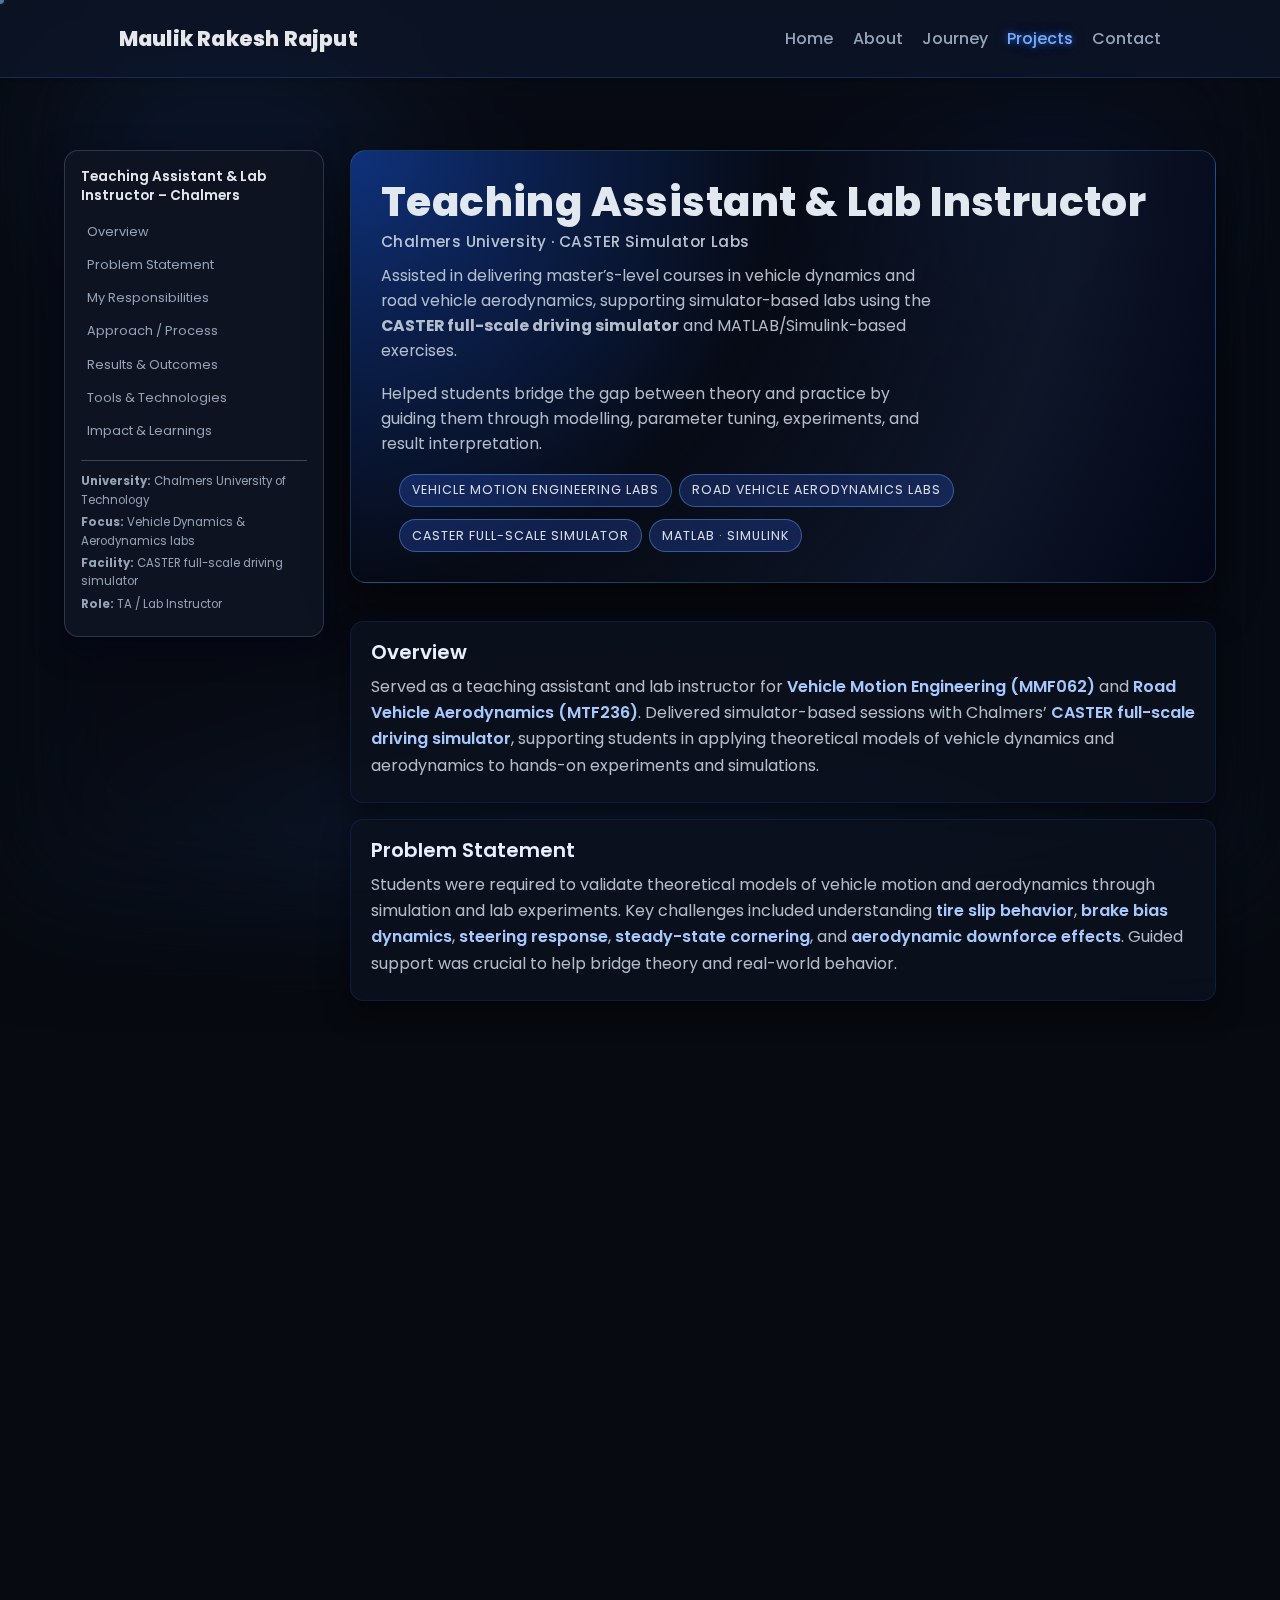
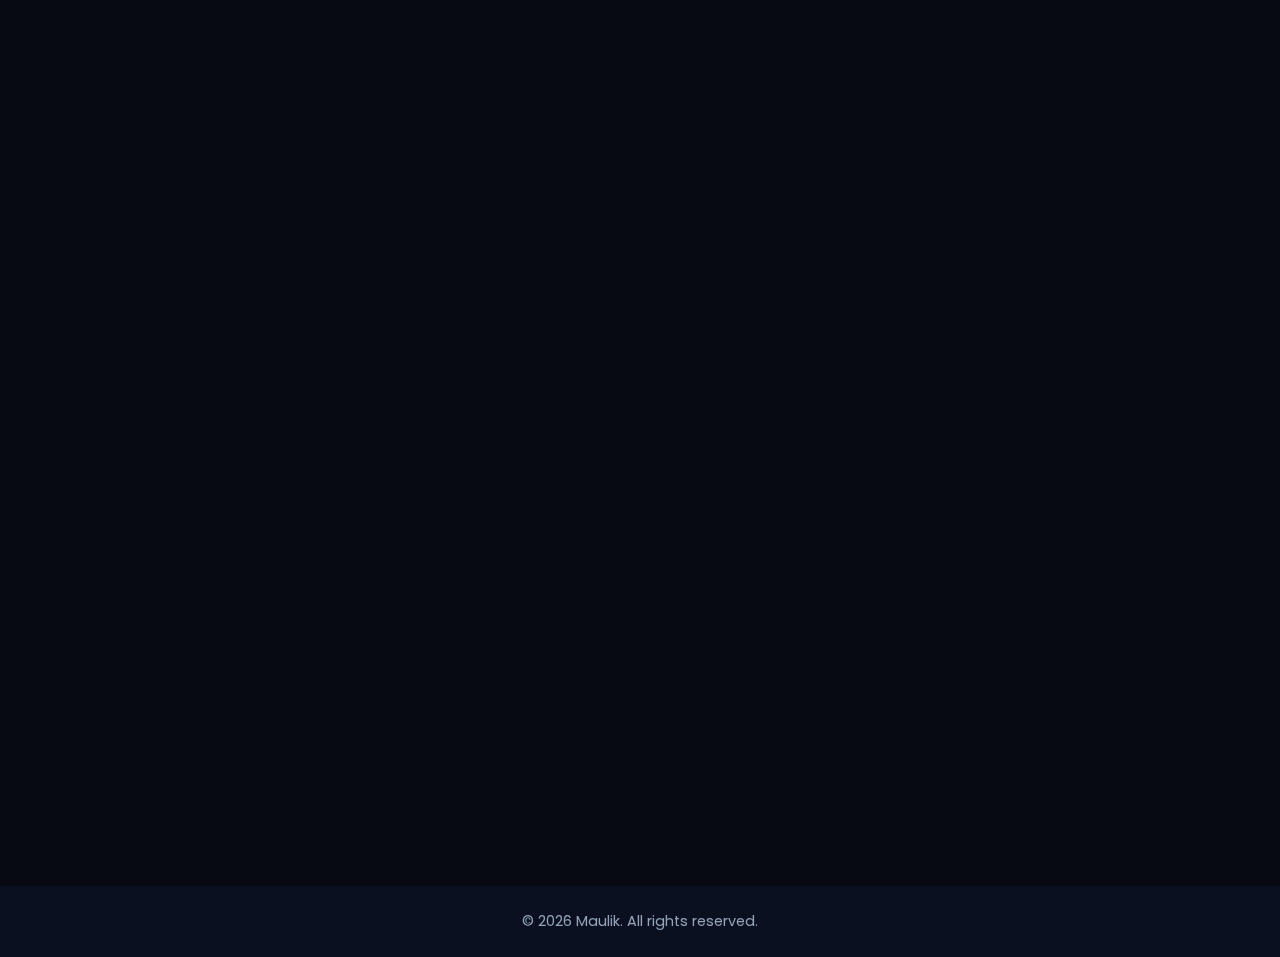
<file: projects/teaching-assistant.html>
<!DOCTYPE html>
<html lang="en">
<head>
  <meta charset="UTF-8" />
  <meta name="viewport" content="width=device-width, initial-scale=1.0" />
  <title>Teaching Assistant & Lab Instructor – Chalmers University | Maulik</title>

  <!-- shared styles / fonts / scripts (same as index + projects) -->
  <link rel="stylesheet" href="../assets/css/style.css" />
  <link href="https://fonts.googleapis.com/css2?family=Poppins:wght@400;500;600;700;800&display=swap" rel="stylesheet">
  <script defer src="../assets/js/script.js"></script>
</head>
<body>
  <!-- global background -->
  <div class="bg-grid"></div>

  <!-- shared header -->
  <header class="site-header">
    <nav class="navbar">
      <a href="../index.html" class="logo">Maulik Rakesh Rajput</a>
      <button class="nav-toggle" aria-label="Toggle navigation" aria-expanded="false">☰</button>
      <ul class="nav-links" id="nav-links">
        <li><a href="../index.html#hero">Home</a></li>
        <li><a href="../index.html#about">About</a></li>
        <li><a href="../index.html#timeline">Journey</a></li>
        <li><a href="../projects.html" class="is-active">Projects</a></li>
        <li><a href="../index.html#contact" class="nav-cta">Contact</a></li>
      </ul>
    </nav>
    <div class="scroll-progress"></div>
  </header>

  <main class="proj-docs-page">
    <div class="proj-docs-shell" data-reveal>
      <!-- LEFT NAV -->
      <aside class="proj-docs-nav" data-reveal>
        <div class="proj-docs-title">
          Teaching Assistant &amp; Lab Instructor – Chalmers
        </div>
<nav>
  <a href="#overview"         class="proj-docs-link">Overview</a>
  <a href="#background"       class="proj-docs-link">Problem Statement</a>
  <a href="#responsibilities" class="proj-docs-link">My Responsibilities</a>
  <a href="#approach"         class="proj-docs-link">Approach / Process</a>
  <a href="#results"          class="proj-docs-link">Results &amp; Outcomes</a>
  <a href="#tools"            class="proj-docs-link">Tools &amp; Technologies</a>
  <a href="#impact"           class="proj-docs-link">Impact &amp; Learnings</a>

</nav>

        <div class="proj-docs-meta">
          <p><strong>University:</strong> Chalmers University of Technology</p>
          <p><strong>Focus:</strong> Vehicle Dynamics &amp; Aerodynamics labs</p>
          <p><strong>Facility:</strong> CASTER full-scale driving simulator</p>
          <p><strong>Role:</strong> TA / Lab Instructor</p>
        </div>
      </aside>

      <!-- RIGHT CONTENT -->
      <section class="proj-docs-content">
        <!-- HERO TITLE CARD -->
        <article id="heading" class="proj-docs-section proj-docs-section--hero" data-reveal>
          <h1>
            Teaching Assistant &amp; Lab Instructor<br />
            <span class="proj-docs-subtitle">Chalmers University · CASTER Simulator Labs</span>
          </h1>
          <p class="proj-docs-lead">
            Assisted in delivering master’s-level courses in vehicle dynamics and road vehicle aerodynamics,
            supporting simulator-based labs using the
            <strong>CASTER full-scale driving simulator</strong> and MATLAB/Simulink-based exercises.
          </p>
          <p class="proj-docs-lead">
            Helped students bridge the gap between theory and practice by guiding them through modelling,
            parameter tuning, experiments, and result interpretation.
          </p>
          <ul class="proj-docs-tags">
            <li>Vehicle Motion Engineering labs</li>
            <li>Road Vehicle Aerodynamics labs</li>
            <li>CASTER full-scale simulator</li>
            <li>MATLAB · Simulink</li>
          </ul>
        </article>

     

<!-- ============================
     1. OVERVIEW / CONTEXT
     ============================ -->
<article id="overview" class="proj-docs-section" data-reveal>
  <h2>Overview </h2>
  <p class="proj-docs-text">
    Served as a teaching assistant and lab instructor for 
    <span class="keyword">Vehicle Motion Engineering (MMF062)</span> 
    and 
    <span class="keyword">Road Vehicle Aerodynamics (MTF236)</span>.  
    Delivered simulator-based sessions with Chalmers’ 
    <span class="keyword">CASTER full-scale driving simulator</span>, supporting students in
    applying theoretical models of vehicle dynamics and aerodynamics to hands-on experiments and simulations.
  </p>
</article>


<!-- ============================
     2. PROBLEM STATEMENT
     ============================ -->
<article id="background" class="proj-docs-section" data-reveal>
  <h2>Problem Statement</h2>
  <p class="proj-docs-text">
    Students were required to validate theoretical models of vehicle motion and aerodynamics through
    simulation and lab experiments. Key challenges included understanding 
    <span class="keyword">tire slip behavior</span>, 
    <span class="keyword">brake bias dynamics</span>, 
    <span class="keyword">steering response</span>, 
    <span class="keyword">steady-state cornering</span>, and 
    <span class="keyword">aerodynamic downforce effects</span>.  
    Guided support was crucial to help bridge theory and real-world behavior.
  </p>
</article>


<!-- ============================
     3. MY ROLE & RESPONSIBILITIES
     ============================ -->
<article id="responsibilities" class="proj-docs-section" data-reveal>
  <h2>My Role & Responsibilities</h2>

  <ul class="proj-docs-list">
    <li>Facilitated lab sessions using <span class="keyword">MATLAB/Simulink</span> and the <span class="keyword">CASTER simulator</span>.</li>

    <li>Guided students in implementing and validating models for:</li>
    <ul class="proj-docs-list nested">
      <li>
        <span class="keyword">Steering dynamics</span> and 
        <span class="keyword">longitudinal slip</span> behaviour using the 
        <span class="keyword">Magic Formula tire model</span> and free-body diagrams.
      </li>
      <li>
        <span class="keyword">Brake bias distribution</span> and its effect on stability under varying axle loads.
      </li>
      <li>
        <span class="keyword">Steady-state cornering</span>, lateral acceleration, and slip angle behaviour.
      </li>
    </ul>

    <li>
      Led aerodynamics labs demonstrating how 
      <span class="keyword">downforce</span> and 
      <span class="keyword">aero packages</span> influence cornering stability, maximum lateral acceleration, and handling.
    </li>

    <li>
      Supervised data analysis & visualization, ensuring students could compare simulator outputs with 
      theoretical predictions and simulation plots.
    </li>
  </ul>
</article>


<!-- ============================
     4. APPROACH / PROCESS
     ============================ -->
<article id="approach" class="proj-docs-section" data-reveal>
  <h2>Approach / Process</h2>

  <ul class="proj-docs-list">
    <li>
      Linked <span class="keyword">longitudinal</span> and <span class="keyword">lateral dynamics equations</span> 
      with simulation tasks, allowing students to test their models on the CASTER simulator for practical understanding.
    </li>
    <li>
      Demonstrated how to implement <span class="keyword">slip models</span>, 
      <span class="keyword">tire force computations</span>, and 
      <span class="keyword">power consumption analysis</span> in MATLAB.
    </li>
    <li>
      Used CASTER simulator experiments to compare vehicle behaviour 
      <span class="keyword">with and without aerodynamic aids</span>, 
      highlighting measurable differences in cornering forces, velocity, and lap time.
    </li>
    <li>
      Encouraged rigorous evaluation by comparing 
      <span class="keyword">simulated vs theoretical</span> results to help students understand real-world limitations.
    </li>
  </ul>
</article>


<!-- ============================
     5. KEY RESULTS & OUTCOMES
     ============================ -->
<article id="results" class="proj-docs-section" data-reveal>
  <h2>Key Results & Outcomes</h2>

  <ul class="proj-docs-list">
    <li>Improved student proficiency in validating vehicle models and interpreting simulation data.</li>
    <li>
      Enabled students to clearly see how 
      <span class="keyword">tire dynamics</span>, 
      <span class="keyword">brake bias</span>, and 
      <span class="keyword">aerodynamics</span> influence vehicle stability and performance.
    </li>
    <li>
      Contributed to better learning outcomes by making abstract concepts significantly more intuitive and application-oriented.
    </li>
  </ul>
</article>


<!-- ============================
     6. TOOLS & TECHNOLOGIES
     ============================ -->
<article id="tools" class="proj-docs-section" data-reveal>
  <h2>Tools & Technologies</h2>
  <ul class="proj-docs-list">
    <li><span class="keyword">MATLAB & Simulink</span></li>
    <li><span class="keyword">CASTER full-scale driving simulator</span></li>
    <li><span class="keyword">Magic Formula tire model</span> & slip dynamics</li>
    <li><span class="keyword">Aerodynamic models</span> (CL, downforce, lateral acceleration)</li>
  </ul>
</article>


<!-- ============================
     7. LEARNINGS & IMPACT
     ============================ -->
<article id="impact" class="proj-docs-section" data-reveal>
  <h2>Learnings & Impact</h2>
  <ul class="proj-docs-list">
    <li>Reinforced expertise in <span class="keyword">vehicle motion dynamics</span> and <span class="keyword">aerodynamics</span> through teaching.</li>
    <li>Developed strong communication skills for explaining complex engineering concepts.</li>
    <li>Helped graduate-level students connect <span class="keyword">theory → simulation → real vehicle behaviour</span>.</li>
  </ul>
</article>


        <!-- BACK LINK -->
        <article class="proj-docs-section proj-docs-back-wrap" data-reveal>
          <a href="../projects.html" class="proj-docs-back">← Back to all projects</a>
        </article>
      </section>
    </div>
  </main>

  <footer class="site-footer">
    <p>© <span id="year"></span> Maulik. All rights reserved.</p>
  </footer>

  <!-- custom cursor (same as other pages) -->
  <div class="cursor-dot"></div>
  <div class="cursor-ring"></div>
</body>
</html>
</file>
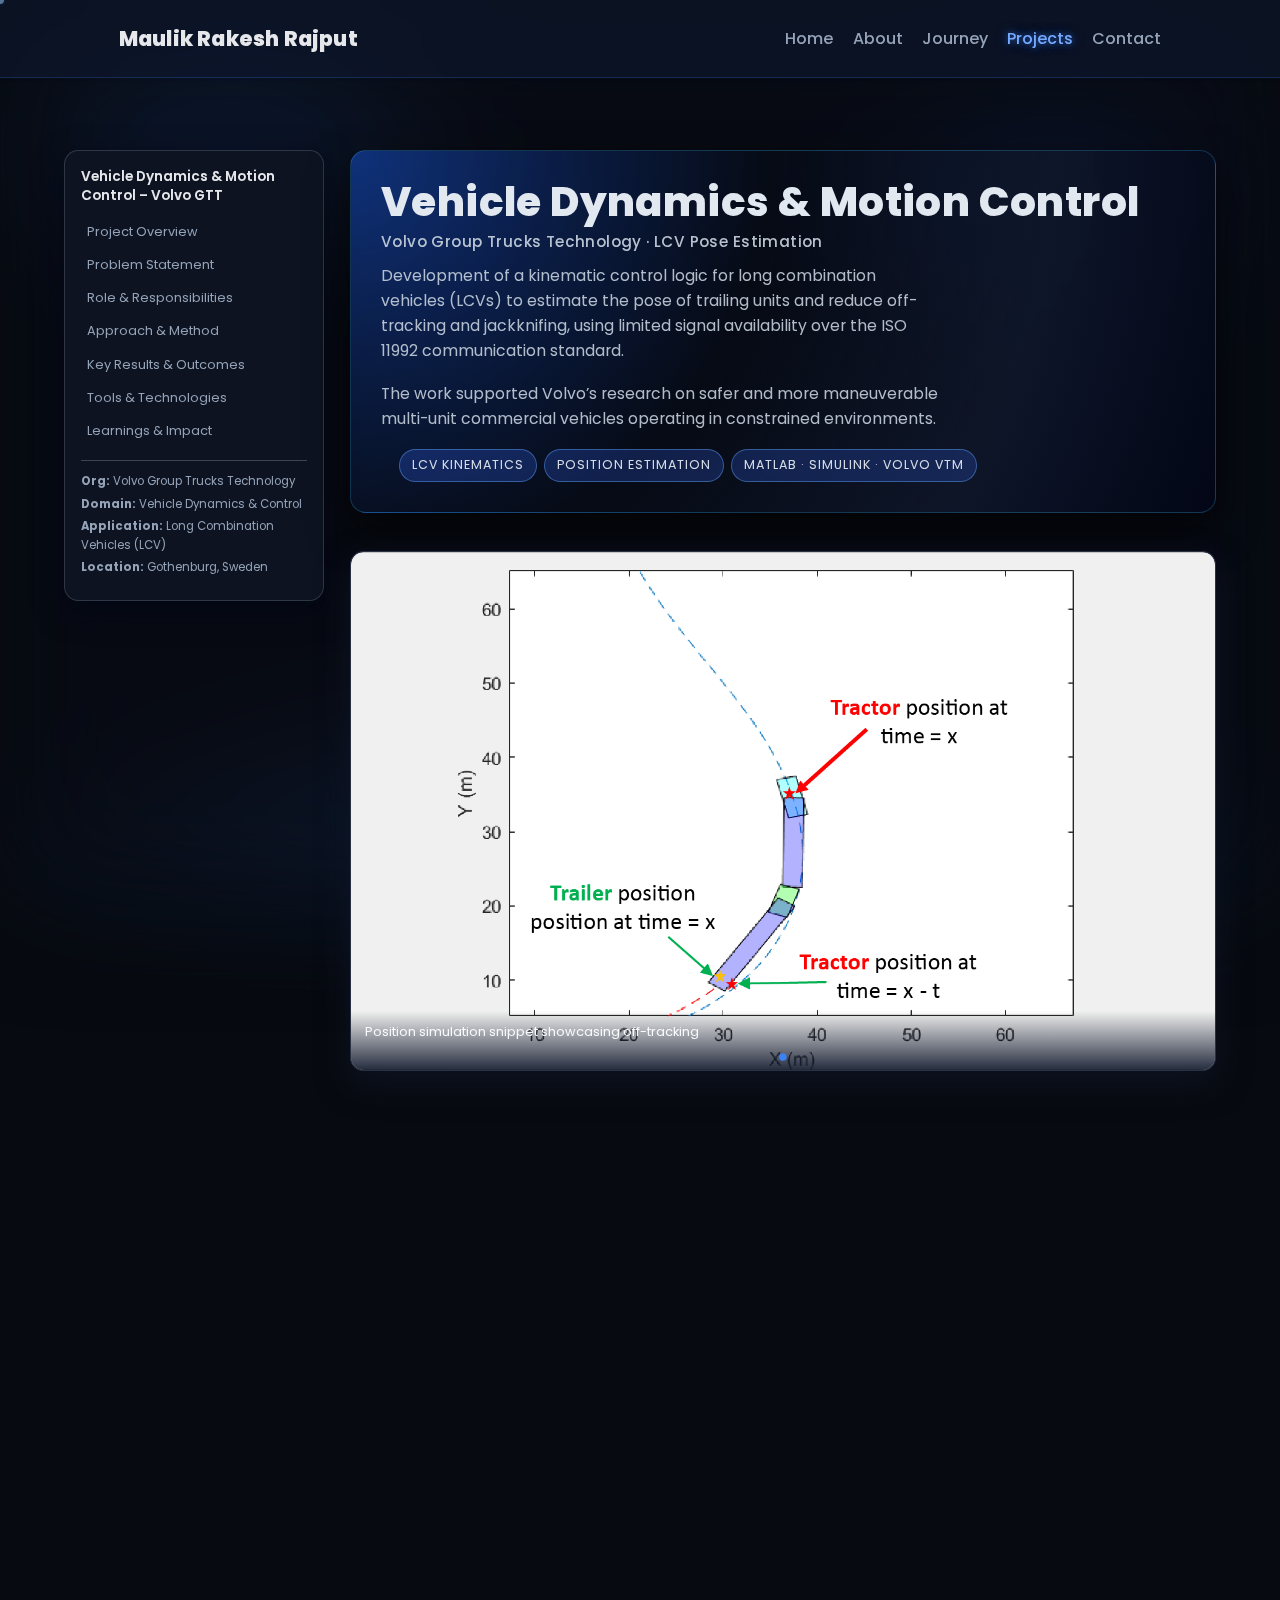
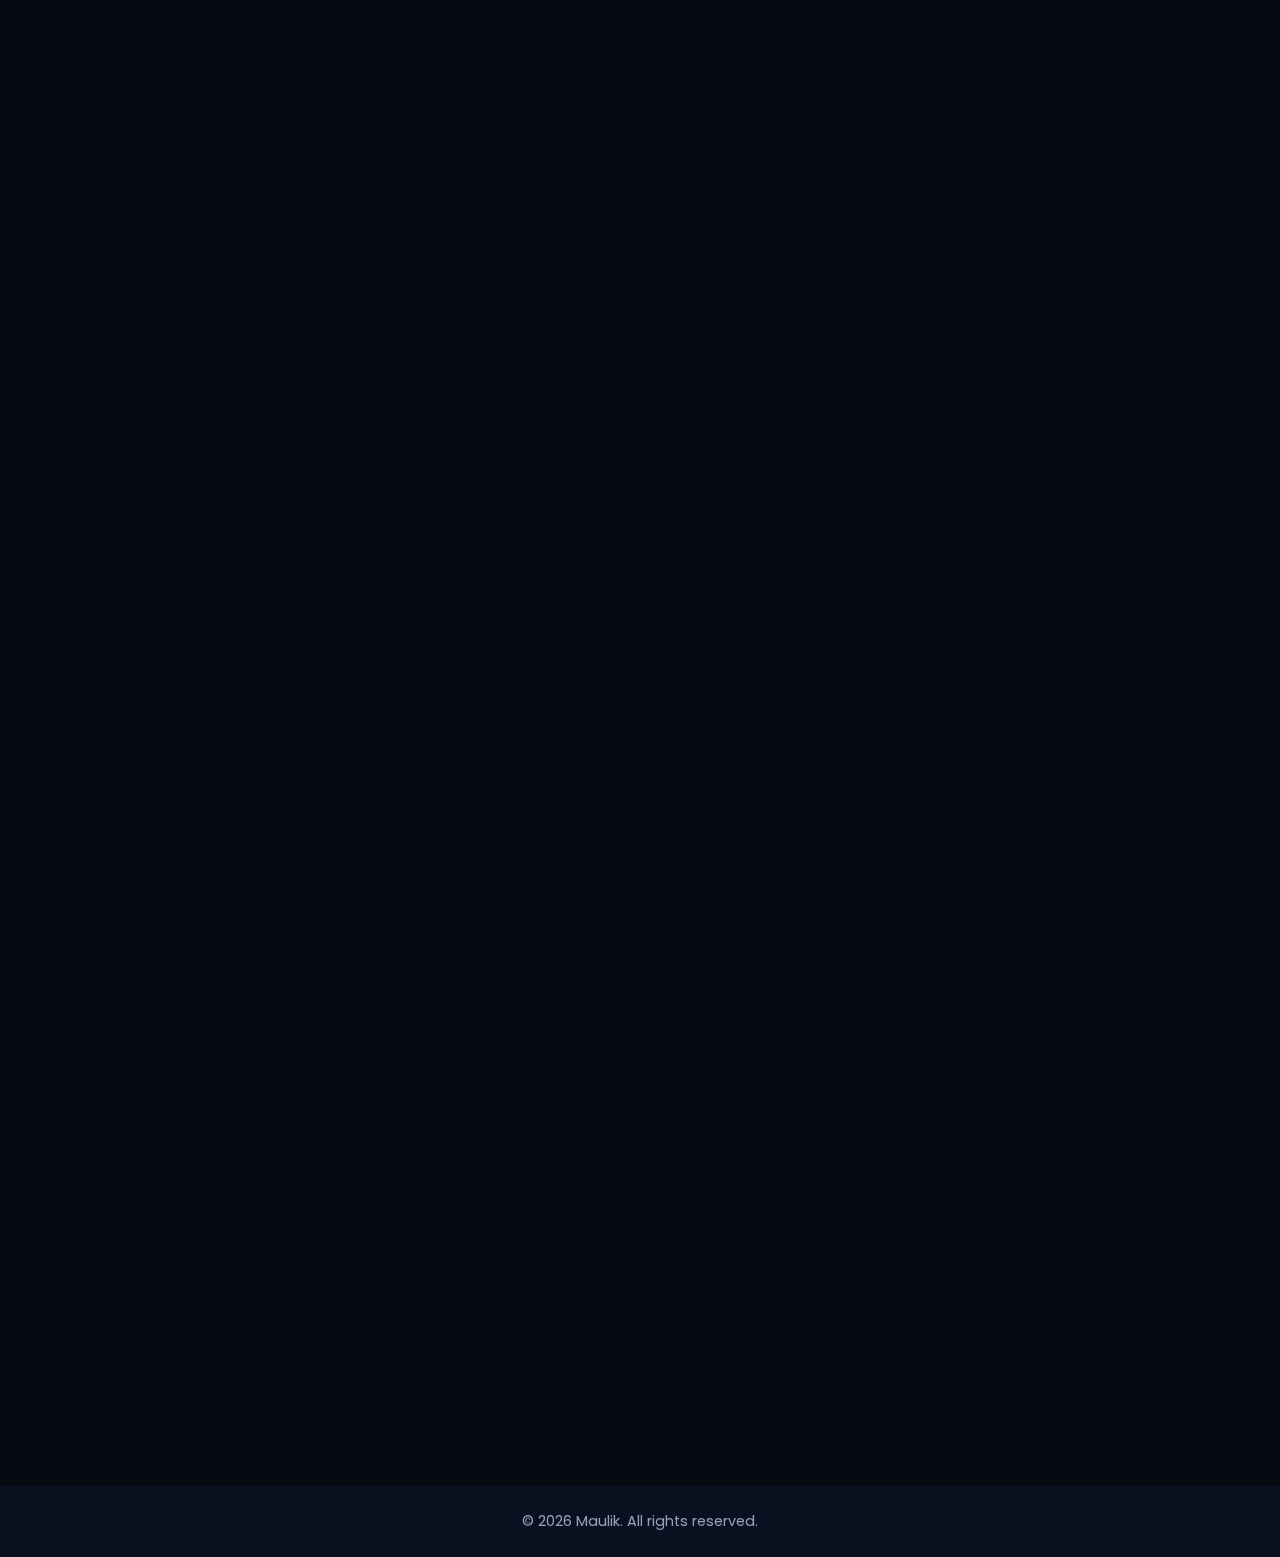
<file: projects/volvo-motion-control.html>
<!DOCTYPE html>
<html lang="en">
<head>
  <meta charset="UTF-8" />
  <meta name="viewport" content="width=device-width, initial-scale=1.0" />
  <title>Vehicle Dynamics & Motion Control – Volvo GTT | Maulik</title>

  <!-- shared styles / fonts / scripts (same as index + projects + PDU page) -->
  <link rel="stylesheet" href="../assets/css/style.css" />
  <link
    href="https://fonts.googleapis.com/css2?family=Poppins:wght@400;500;600;700;800&display=swap"
    rel="stylesheet"
  >
  <script defer src="../assets/js/script.js"></script>
</head>
<body>
  <!-- global background -->
  <div class="bg-grid"></div>

  <!-- shared header -->
  <header class="site-header">
    <nav class="navbar">
      <a href="../index.html" class="logo">Maulik Rakesh Rajput</a>

      <button class="nav-toggle" aria-label="Toggle navigation" aria-expanded="false">
        ☰
      </button>

      <ul class="nav-links" id="nav-links">
        <li><a href="../index.html#hero">Home</a></li>
        <li><a href="../index.html#about">About</a></li>
        <li><a href="../index.html#timeline">Journey</a></li>
        <li><a href="../projects.html" class="is-active">Projects</a></li>
        <li><a href="../index.html#contact" class="nav-cta">Contact</a></li>
      </ul>
    </nav>
    <div class="scroll-progress"></div>
  </header>

  <main class="proj-docs-page">
    <div class="proj-docs-shell" data-reveal>
      <!-- LEFT NAV -->
      <aside class="proj-docs-nav" data-reveal>
        <div class="proj-docs-title">
          Vehicle Dynamics & Motion Control – Volvo GTT
        </div>

<nav>
  <a href="#overview"   class="proj-docs-link">Project Overview</a>
  <a href="#problem"    class="proj-docs-link">Problem Statement</a>
  <a href="#role"       class="proj-docs-link">Role & Responsibilities</a>
  <a href="#approach"   class="proj-docs-link">Approach & Method</a>
  <a href="#results"    class="proj-docs-link">Key Results & Outcomes</a>
  <a href="#tools"      class="proj-docs-link">Tools & Technologies</a>
  <a href="#learnings"  class="proj-docs-link">Learnings & Impact</a>
</nav>


        <div class="proj-docs-meta">
          <p><strong>Org:</strong> Volvo Group Trucks Technology</p>
          <p><strong>Domain:</strong> Vehicle Dynamics &amp; Control</p>
          <p><strong>Application:</strong> Long Combination Vehicles (LCV)</p>
          <p><strong>Location:</strong> Gothenburg, Sweden</p>
        </div>
      </aside>

      <!-- RIGHT CONTENT -->
      <section class="proj-docs-content">
        <!-- HERO TITLE CARD -->
        <article id="heading" class="proj-docs-section proj-docs-section--hero" data-reveal>
          <h1>
            Vehicle Dynamics &amp; Motion Control<br />
            <span class="proj-docs-subtitle">Volvo Group Trucks Technology · LCV Pose Estimation</span>
          </h1>

          <p class="proj-docs-lead">
            Development of a kinematic control logic for long combination vehicles (LCVs) to estimate
            the pose of trailing units and reduce off-tracking and jackknifing, using limited signal
            availability over the ISO 11992 communication standard.
          </p>

          <p class="proj-docs-lead">
            The work supported Volvo’s research on safer and more maneuverable multi-unit commercial
            vehicles operating in constrained environments.
          </p>

          <ul class="proj-docs-tags">
            <li>LCV kinematics</li>
            <li>Position estimation</li>
            <li>MATLAB · Simulink · Volvo VTM</li>
          </ul>
        </article>

        <!-- VISUAL STRIP (kept as static cards for now) -->
<!-- VISUAL STRIP: SIMPLE CAROUSEL -->
<div class="proj-carousel">

  <!-- slide 1 -->
  <figure class="proj-slide is-active">
    <img src="../assets/img/summer work.png" alt="Main concept CAD visualization">
    <figcaption>Position simulation snippet showcasing off-tracking</figcaption>
  </figure>








  <!-- arrows -->
  <div class="proj-carousel-arrow left" data-dir="prev">❮</div>
  <div class="proj-carousel-arrow right" data-dir="next">❯</div>

  <!-- dots -->
  <div class="proj-carousel-dots"></div>
</div>


        <!-- 1. Overview / Context -->
<article id="overview" class="proj-docs-section" data-reveal>
  <h2>Project Overview </h2>
  <p class="proj-docs-text">
    This internship was part of Volvo’s long-term research into improving the safety and maneuverability
    of <span class="keyword">Long Combination Vehicles (LCVs)</span>, such as
    <span class="keyword">A-double truck configurations</span>. The project focused on developing a
    <span class="keyword">control logic</span> to mitigate
    <span class="keyword">off-tracking</span> and prevent
    <span class="keyword">jackknifing</span>, both critical challenges in heavy multi-trailer operations.
  </p>
</article>

<!-- 2. Problem Statement -->
<article id="problem" class="proj-docs-section" data-reveal>
  <h2>Problem Statement</h2>
  <p class="proj-docs-text">
    LCVs face severe stability and control issues during complex maneuvers, particularly
    <span class="keyword">reversing</span>, due to limited sensors on trailing units. The challenge was to
    estimate the <span class="keyword">position and orientation</span> of all trailing units using only
    <span class="keyword">truck-mounted IMU</span> and
    <span class="keyword">ISO 11992-2/3</span> signals, enabling safe real-time control without additional
    hardware.
  </p>
</article>

<!-- 3. My Role & Responsibilities -->
<article id="role" class="proj-docs-section" data-reveal>
  <h2>My Role &amp; Responsibilities</h2>
  <ul class="proj-docs-list">
    <li>
      Developed a <span class="keyword">kinematic model–based control logic</span> to estimate the
      <span class="keyword">position, slope, and articulation angles</span> of trailing units in real time,
      despite sensor limitations.
    </li>
    <li>
      Designed a <span class="keyword">trajectory memory system</span> that stored
      <span class="keyword">100&nbsp;m of vehicle path data</span>, enabling accurate reversing and reducing
      jackknifing risk.
    </li>
    <li>
      Investigated usage of <span class="keyword">ISO 11992-2/3</span> signals and identified the need for
      additional signals to support advanced motion control.
    </li>
    <li>
      Worked under a <span class="keyword">lumped mass model</span> assumption with
      <span class="keyword">all-wheel steered and powered axles</span> as a future implementation scenario.
    </li>
  </ul>
</article>

<!-- 4. Approach / Process -->
<article id="approach" class="proj-docs-section" data-reveal>
  <h2>Approach & Methods</h2>
  <ul class="proj-docs-list">
    <li>
      <span class="keyword">Vehicle modelling:</span> Modelled the A-double vehicle combination using
      <span class="keyword">vehicle dynamics</span> and <span class="keyword">LCV kinematics</span>.
    </li>
    <li>
      <span class="keyword">State estimation:</span> Implemented logic for real-time
      <span class="keyword">X–Y coordinate</span> and <span class="keyword">slope estimation</span> of each
      unit relative to the lead truck.
    </li>
    <li>
      <span class="keyword">Control logic:</span> Implemented longitudinal and yaw control logic in
      <span class="keyword">MATLAB/Simulink</span> as a future extension of the model.
    </li>
    <li>
      <span class="keyword">Model validation:</span> Validated the model by:
      <ul class="proj-docs-list nested">
        <li>
          Comparing predictions with real-world <span class="keyword">CAN signal data</span> at various
          angles and velocities.
        </li>
        <li>
          Benchmarking against Volvo’s in-house simulation tool
          <span class="keyword">VTM</span> with track-based test scenarios.
        </li>
      </ul>
    </li>
    <li>
      <span class="keyword">Off-tracking analysis:</span> Developed visualizations of tractor and trailer
      paths to calculate <span class="keyword">off-tracking distances</span>, providing insights for
      correction values in steering and velocity control.
    </li>
  </ul>
</article>

<!-- 5. Key Results & Outcomes -->
<article id="results" class="proj-docs-section" data-reveal>
  <h2>Key Results &amp; Outcomes</h2>
  <ul class="proj-docs-list">
    <li>
      Built a working real-time <span class="keyword">kinematic control logic</span> capable of tracking
      trailing unit positions without requiring onboard IMUs.
    </li>
    <li>
      Delivered a <span class="keyword">trajectory memory–based reversal strategy</span> to minimize
      jackknifing during reversing.
    </li>
    <li>
      Identified critical <span class="keyword">signal limitations</span> in
      <span class="keyword">ISO 11992-2/3</span>, and recommended extensions for future LCV motion control
      systems.
    </li>
    <li>
      Delivered tools for visualizing <span class="keyword">articulation</span> and
      <span class="keyword">off-tracking</span>, aiding the design of corrective control strategies.
    </li>
  </ul>
</article>

<!-- 6. Tools & Technologies -->
<article id="tools" class="proj-docs-section" data-reveal>
  <h2>Tools &amp; Technologies</h2>
  <ul class="proj-docs-list">
    <li><span class="keyword">MATLAB &amp; Simulink</span></li>
    <li>
      <span class="keyword">Vehicle dynamics modelling</span> – LCV kinematics, lumped mass approach
    </li>
    <li><span class="keyword">ISO 11992-2/3</span> communication standard</li>
    <li>
      <span class="keyword">Volvo VTM</span> – in-house vehicle dynamics and maneuvering simulation tool
    </li>
  </ul>
</article>

<!-- 7. Learnings & Impact -->
<article id="learnings" class="proj-docs-section" data-reveal>
  <h2>Learnings &amp; Impact</h2>
  <ul class="proj-docs-list">
    <li>
      Strengthened expertise in <span class="keyword">control system design</span> for
      <span class="keyword">long combination vehicles</span>.
    </li>
    <li>
      Learned to validate models by bridging simulation results with real-world
      <span class="keyword">CAN signal data</span>.
    </li>
    <li>
      Gained insights into <span class="keyword">off-tracking dynamics</span> and
      <span class="keyword">corrective control strategies</span>.
    </li>
    <li>
      Contributed to Volvo’s research roadmap for <span class="keyword">safer LCV operation</span> and
      future <span class="keyword">yaw/steering control</span> solutions.
    </li>
  </ul>
</article>


        <!-- BACK LINK -->
        <article class="proj-docs-section proj-docs-back-wrap" data-reveal>
          <a href="../projects.html" class="proj-docs-back">← Back to all projects</a>
        </article>
      </section>
    </div>
  </main>

  <footer class="site-footer">
    <p>© <span id="year"></span> Maulik. All rights reserved.</p>
  </footer>

  <!-- custom cursor (same as other pages) -->
  <div class="cursor-dot"></div>
  <div class="cursor-ring"></div>
</body>
</html>
</file>
<file: assets/css/style.css>
/* ========== RESET & BASE STYLES ========== */
* {
  margin: 0;
  padding: 0;
  box-sizing: border-box;
}

:root {
  /* Dark palette */
  --bg: #070a10;               /* page background */
  --surface: #0d1320;          /* cards / panels */
  --surface-subtle: #101622;   /* subtle surfaces / inputs */
  --ink: #e5e7eb;              /* main text */
  --ink-muted: #94a3b8;        /* secondary text */
  --bg-secondary: #0d1320;
  --text-secondary: var(--ink-muted);
  --accent: var(--primary);
  --accent-2: #93c5fd;
  --primary: #3b82f6;          /* blue */
  --primary-dark: #1e40af;     /* deeper blue */
  --primary-soft: rgba(59,130,246,0.18);

  --radius-lg: 1rem;
  --radius-md: 0.85rem;
  --shadow-sm: 0 1px 4px rgba(2, 6, 23, 0.35);
  --shadow-md: 0 10px 30px rgba(2, 6, 23, 0.55);
}


html {
  scroll-behavior: smooth;
}

body {
  font-family: "Poppins", "Segoe UI", sans-serif;
  line-height: 1.6;
  color: var(--ink);           /* ← change this */
  background-color: var(--bg);
  overflow-x: hidden;
}


/* ========== GLOBAL ELEMENTS ========== */
img {
  max-width: 100%;
  display: block;
  border-radius: 0.5rem;
}

h1, h2, h3 {
  font-weight: 600;
  line-height: 1.2;
}

a {
  text-decoration: none;
  color: var(--primary);
  transition: color 0.2s ease;
}
a:hover {
  color: var(--primary-dark);
}

.section {
  padding: 4rem 1.5rem;
  max-width: 1100px;
  margin: 0 auto;
}

.section-header {
  text-align: center;
  margin-bottom: 2rem;
}
.section-header h2 {
  font-size: 2rem;
  color: #111;
}
.section-header p {
  color: #555;
}

/* ========== NAVBAR ========== */
header {
  background: #fff;
  position: sticky;
  top: 0;
  z-index: 100;
  box-shadow: 0 1px 4px rgba(0, 0, 0, 0.05);
}

.navbar {
  display: flex;
  align-items: center;
  justify-content: space-between;
  max-width: 1100px;
  margin: 0 auto;
  padding: 0.75rem 1.5rem;
}

.logo {
  font-weight: 700;
  font-size: 1.3rem;
  color: var(--primary);
}

.nav-links {
  list-style: none;
  display: flex;
  gap: 1.5rem;
}

.nav-links a {
  color: #333;
  font-weight: 500;
  transition: color 0.12s ease;
}
.nav-links a:hover,
.nav-links a.active {
  color: var(--primary);
}

.nav-toggle {
  display: none;
  background: none;
  border: none;
  font-size: 1.5rem;
  cursor: pointer;
}

/* Mobile nav */
@media (max-width: 768px) {
  .nav-links {
    display: none;
    flex-direction: column;
    background: white;
    position: absolute;
    right: 1rem;
    top: 4rem;
    padding: 1rem;
    border-radius: 0.5rem;
    box-shadow: 0 3px 10px rgba(0, 0, 0, 0.1);
  }
  .nav-links.is-open {
    display: flex;
  }
  .nav-toggle {
    display: block;
  }
}

/* ========== HERO SECTION ========== */
.hero {
  display: flex;
  align-items: center;
  justify-content: space-between;
  gap: 2rem;
  padding: 5rem 1.5rem;
  max-width: 1100px;
  margin: 0 auto;
  flex-wrap: wrap;
}

.hero-content {
  flex: 1 1 450px;
}

.hero-eyebrow {
  text-transform: uppercase;
  color: var(--primary);
  letter-spacing: 2px;
  font-size: 0.9rem;
  margin-bottom: 0.5rem;
}

.hero h1 {
  font-size: 2.5rem;
  margin-bottom: 0.75rem;
}

.hero-subtitle {
  color: #555;
  margin-bottom: 1.5rem;
}

.hero-actions .btn {
  margin-right: 1rem;
}

.hero-image {
  flex: 1 1 350px;
  text-align: center;
}

/* ========== BUTTONS (UPGRADED) ========== */
.btn {
  display: inline-block;
  padding: 0.7rem 1.5rem;
  border-radius: 999px;
  font-weight: 500;
  text-align: center;
  transition: background 0.2s, color 0.2s, transform 0.12s;
}

.btn.primary,
.btn-primary {
  background: linear-gradient(135deg, var(--primary) 0%, #0063ce 100%);
  color: #fff;
  box-shadow: 0 12px 28px rgba(0, 120, 255, 0.28);
}
.btn.primary:hover,
.btn-primary:hover {
  transform: translateY(-2px);
  background: var(--primary-dark);
}

.btn.secondary,
.btn-outline {
  border: 1.5px solid var(--primary);
  color: var(--primary);
  background: #fff;
}
.btn.secondary:hover,
.btn-outline:hover {
  background: var(--primary);
  color: #fff;
}

/* ========== ABOUT SECTION ========== */
.about-body {
  display: flex;
  flex-wrap: wrap;
  gap: 2rem;
  align-items: flex-start;
}

.about-text,
.skills {
  flex: 1 1 400px;
}

.skills ul {
  list-style: none;
  padding-left: 0;
}
.skills li {
  padding: 0.3rem 0;
  border-bottom: 1px solid #eee;
}

/* ================== TIMELINE – dark, compact, animated ================== */

.timeline-section {
  position: relative;
}

/* wrapper keeps it centred */
.timeline-wrapper {
  max-width: 1000px;
  margin: 2.5rem auto 0;
  position: relative;
}

/* vertical stack of entries */
.timeline-list {
  list-style: none;
  margin: 0;
  padding: 0;
  position: relative;
}

/* central spine */
.timeline-list::before {
  content: "";
  position: absolute;
  left: 150px;                /* matches date-column width */
  top: 0.4rem;
  bottom: 0.4rem;
  width: 2px;
  border-radius: 999px;
  background: linear-gradient(
    to bottom,
    rgba(59,130,246,0.95),
    rgba(37,99,235,0.15)
  );
}

/* each row = date + card */
/* each row = date + card */
.timeline-item {
  position: relative;
  display: grid;
  grid-template-columns: 200px minmax(0, 1fr); /* was 140px */
  column-gap: 1.75rem;
  margin-bottom: 1.8rem;

  opacity: 0;
  transform: translateY(22px);
  transition:
    opacity 0.5s ease,
    transform 0.5s ease;
  transition-delay: var(--tl-delay, 0ms);
}

/* central spine */
.timeline-list::before {
  content: "";
  position: absolute;
  left: 210px;              /* aligned with new column width */
  top: 0.4rem;
  bottom: 0.4rem;
  width: 2px;
  border-radius: 999px;
  background: linear-gradient(
    to bottom,
    rgba(59,130,246,0.95),
    rgba(37,99,235,0.15)
  );
}

/* glowing node on the spine */
.timeline-item::before {
  content: "";
  position: absolute;
  left: 204px;              /* a bit left of spine */
  top: 0.95rem;
  width: 11px;
  height: 11px;
  border-radius: 999px;
  background: #60a5fa;
  box-shadow:
    0 0 0 3px rgba(37,99,235,0.28),
    0 0 16px rgba(59,130,246,0.85);
}


/* when visible via JS */
.timeline-item.is-visible {
  opacity: 1;
  transform: translateY(0);
}

/* date pill */
.timeline-date-chip {
  align-self: flex-start;
  margin-top: 0.2rem;
  padding: 0.4rem 1rem;
  border-radius: 999px;
  font-size: 0.78rem;
  font-weight: 600;
  letter-spacing: 0.12em;
  text-transform: uppercase;

  /* allow wrapping instead of breaking out */
  white-space: normal;
  line-height: 1.3;
  text-align: center;

  color: #e5f0ff;
  background: linear-gradient(135deg, #1d4ed8, #336cc7, #4a77fc);
  border: none;
  box-shadow:
    0 10px 26px rgba(15,23,42,0.9),
    0 0 0 1px rgba(15,23,42,0.8);
}


/* card content */
.timeline-card {
  position: relative;
  background: radial-gradient(circle at top left, #111827 0%, #020617 75%);
  border-radius: 0.9rem;
  padding: 0.95rem 1.1rem 1rem;
  border: 1px solid rgba(148,163,184,0.25);
  box-shadow: 0 14px 40px rgba(2,6,23,0.9);
  overflow: hidden;
}

/* small accent bar at top of card */
.timeline-card::before {
  content: "";
  position: absolute;
  inset: 0 auto auto 0;
  height: 3px;
  width: 38%;
  border-radius: 999px;
  background: linear-gradient(90deg, #2563eb, #38bdf8);
  opacity: 0.95;
}

/* text styles */
.timeline-card h3 {
  margin: 0.1rem 0 0.3rem 0;
  font-size: 1.02rem;
  color: var(--ink);
}

.timeline-card h4 {
  margin: 0 0 0.6rem 0;
  font-size: 0.82rem;
  font-weight: 600;
  text-transform: uppercase;
  letter-spacing: 0.08em;
  color: #93c5fd;
}

/* description as a bullet-style point */
.timeline-card p {
  margin: 0;
  font-size: 0.9rem;
  line-height: 1.7;
  color: var(--ink-muted);
  position: relative;
  padding-left: 1.1rem;  /* space for dot */
}

.timeline-card p::before {
  content: "•";
  position: absolute;
  left: 0;
  top: 0.1rem;
  font-size: 1.1rem;
  line-height: 1;
  color: var(--primary);
}


/* hover micro interaction */
.timeline-card:hover {
  border-color: rgba(129,140,248,0.9);
  box-shadow: 0 20px 55px rgba(15,23,42,0.95);
  transform: translateY(-2px);
}

/* ======= MOBILE / TABLET ======= */
@media (max-width: 768px) {
  .timeline-list::before {
    left: 20px;
  }

  .timeline-item {
    grid-template-columns: 1fr;
    padding-left: 1.75rem;
  }

  .timeline-item::before {
    left: 14px;
  }

  .timeline-date-chip {
    margin-bottom: 0.5rem;
    max-width: 260px;   /* optional safety */
  }
}



/* ========== PROJECTS PREVIEW (HOME) ========== */
.projects-grid {
  display: grid;
  gap: 1.5rem;
  grid-template-columns: repeat(auto-fit, minmax(280px, 1fr));
}

.project-card {
  background: #fff;
  border-radius: 0.75rem;
  padding: 1.5rem;
  box-shadow: 0 2px 8px rgba(0, 0, 0, 0.06);
  transition: transform 0.15s ease, box-shadow 0.15s ease;
}
.project-card:hover {
  transform: translateY(-3px);
  box-shadow: 0 12px 26px rgba(15, 23, 42, 0.04);
}
.project-card h3 {
  color: #111;
  margin-bottom: 0.5rem;
}
.project-tools {
  color: var(--primary);
  font-size: 0.9rem;
  margin-top: 0.3rem;
}
.project-link {
  display: inline-block;
  margin-top: 0.8rem;
  color: var(--primary);
  font-weight: 500;
}

.project-thumb {
  overflow: hidden;
  border-radius: 0.6rem;
  margin-bottom: 1rem;
  aspect-ratio: 16 / 9;
  background: #e9eef3;
}

.project-thumb img {
  width: 100%;
  height: 100%;
  object-fit: cover;
  transition: transform 0.4s ease;
}

.project-card:hover .project-thumb img {
  transform: scale(1.05);
}

/* ========== PROJECT LIST (HOME ALT) ========== */
.project-list {
  display: flex;
  flex-direction: column;
  gap: 1.5rem;
  max-width: 1100px;
  margin: 0 auto;
}

.project-row {
  display: grid;
  grid-template-columns: 220px 1fr;
  gap: 1.5rem;
  background: #fff;
  border-radius: 1rem;
  padding: 1.5rem;
  box-shadow: 0 2px 8px rgba(0, 0, 0, 0.04);
  align-items: center;
}
.project-media {
  width: 100%;
  height: 140px;
}
.media-placeholder {
  background: #e9eef3;
  border: 1px dashed #cbd5e1;
  border-radius: 0.75rem;
  width: 100%;
  height: 100%;
  display:flex;
  align-items:center;
  justify-content:center;
  font-size: 0.85rem;
  color: #475569;
}
.project-body h2,
.project-body h3 {
  margin-bottom: 0.4rem;
}
.project-body p {
  margin-bottom: 0.5rem;
  color: #475569;
}
.project-meta {
  font-size: 0.8rem;
  color: #64748b;
  display: flex;
  flex-wrap: wrap;
  gap: 1rem;
  margin-bottom: 0.5rem;
}
.project-link {
  font-weight: 600;
  color: var(--primary);
}
.project-link:hover {
  color: var(--primary-dark);
}

@media (max-width: 768px) {
  .project-row {
    grid-template-columns: 1fr;
  }
  .project-media {
    height: 180px;
  }
}

/* ========== INTERACTIVE PROJECT SELECTOR (HOME) ========== */

.work-selector {
  margin: 4rem auto 0;
  max-width: 1100px;
  padding: 0 1.5rem;
}

.work-selector-inner {
  background: radial-gradient(circle at top left, rgba(37,99,235,0.25), transparent 55%),
              radial-gradient(circle at bottom right, rgba(15,23,42,0.95), #020617);
  border-radius: var(--radius-lg);
  box-shadow: var(--shadow-md);
  border: 1px solid rgba(148,163,184,0.35);
  overflow: hidden;
}

/* header */
.work-selector-header {
  padding: 1.2rem 1.4rem 0.6rem;
}
.work-selector-header h2 {
  font-size: 1.4rem;
  color: var(--ink);
  letter-spacing: 0.02em;
}
.work-selector-header p {
  color: var(--ink-muted);
  font-size: 0.9rem;
  margin-top: 0.25rem;
}

#work-selector-title {
  font-size: clamp(2rem, 3.8vw, 3rem); /* scales smoothly */
  font-weight: 800;
  color: var(--ink); /* keeps consistent with your theme */
  margin-bottom: 0.5rem;
}


/* Timeline header same style as Featured Work */
#timeline-title {
  font-size: clamp(2rem, 3.8vw, 3rem);
  font-weight: 800;
  color: var(--ink);
  margin-bottom: 0.5rem;
}



/* layout: tabs + panel */
.work-selector-body {
  display: grid;
  grid-template-columns: 230px minmax(0, 1fr);
  min-height: 250px;
}

/* LEFT: tabs */
.work-selector-tabs {
  background: rgba(10,16,32,0.96);
  border-right: 1px solid rgba(30,64,175,0.4);
  padding: 0.75rem 0.55rem 0.8rem 0.8rem;
  display: flex;
  flex-direction: column;
  gap: 0.35rem;
}

.work-selector-tabs input[type="radio"] {
  display: none;
}

.work-selector-tabs label {
  display: flex;
  align-items: center;
  gap: 0.45rem;
  padding: 0.45rem 0.65rem;
  border-radius: 0.65rem;
  font-size: 0.8rem;
  color: var(--ink-muted);
  cursor: pointer;
  border: 1px solid transparent;
  position: relative;
  transition:
    background 0.18s ease,
    color 0.18s ease,
    border-color 0.18s ease,
    transform 0.15s ease;
}

/* little dot in front of each label */
.work-selector-tabs label::before {
  content: "";
  width: 8px;
  height: 8px;
  border-radius: 999px;
  background: rgba(148,163,184,0.8);
  box-shadow: 0 0 4px rgba(148,163,184,0.6);
}

/* hover state */
.work-selector-tabs label:hover {
  background: rgba(30,64,175,0.18);
  color: var(--ink);
  border-color: rgba(59,130,246,0.55);
  transform: translateY(-1px);
}

/* active tab */
.work-selector-tabs input[type="radio"]:checked + label {
  background: radial-gradient(circle at top left, rgba(59,130,246,0.32), rgba(15,23,42,0.95));
  color: var(--ink);
  border-color: rgba(129,140,248,0.85);
  box-shadow: 0 10px 20px rgba(15,23,42,0.75);
}
.work-selector-tabs input[type="radio"]:checked + label::before {
  background: #bfdbfe;
  box-shadow: 0 0 10px rgba(191,219,254,0.95);
}

/* RIGHT: panels container */
.work-selector-panels {
  position: relative;
  padding: 1.1rem 1.4rem 1.2rem;
  color: #e5e7eb;
  overflow: hidden;
  background:
    radial-gradient(circle at 18% 12%, rgba(96,165,250,0.35), transparent 60%),
    radial-gradient(circle at 82% 82%, rgba(15,23,42,0.9), #020617);
}

/* star field texture */
.work-selector-panels::before {
  content: "";
  position: absolute;
  inset: 0;
  pointer-events: none;
  background-image:
    radial-gradient(1px 1px at 20% 30%, rgba(255,255,255,.24) 99%, transparent),
    radial-gradient(1px 1px at 80% 60%, rgba(255,255,255,.18) 99%, transparent),
    radial-gradient(1px 1px at 60% 10%, rgba(255,255,255,.2) 99%, transparent),
    radial-gradient(1px 1px at 40% 80%, rgba(255,255,255,.16) 99%, transparent);
  opacity: 0.6;
}

/* each panel */
.work-panel-view {
  display: none;
  position: relative;
  z-index: 1;
  opacity: 0;
  transform: translateY(6px);
  transition: opacity 0.22s ease, transform 0.22s ease;
}
.work-panel-view.is-active {
  display: block;
  opacity: 1;
  transform: translateY(0);
}

/* === INNER LAYOUT: narrow text, wide image === */
.work-panel-inner {
  display: grid;
  grid-template-columns: minmax(0, 360px) minmax(0, 1.2fr);
  align-items: center;
  gap: 1.6rem;
}

/* text area */
.work-panel-text {
  max-width: 360px;
}
.work-panel-text h3 {
  font-size: 1.08rem;
  margin-bottom: 0.45rem;
  color: #f9fafb;
}
.work-panel-text p {
  max-width: 360px;
  line-height: 1.55;
  font-size: 0.86rem;
  color: rgba(226,232,240,0.9);
}

/* teaser image area */
.work-panel-media {
  display: flex;
  justify-content: flex-end;
}

.work-panel-image {
  width: 100%;
  max-width: 480px;       /* ← more horizontal room */
  height: 200px;          /* short banner for a sleek feel */
  object-fit: cover;
  border-radius: 1rem;
  box-shadow: 0 10px 24px rgba(15,23,42,0.8);
  opacity: 0.9;
  transition: opacity 0.22s ease, transform 0.22s ease, box-shadow 0.22s ease;
}

.work-panel-view.is-active .work-panel-image:hover {
  opacity: 1;
  transform: translateY(-2px);
  box-shadow: 0 16px 32px rgba(15,23,42,0.9);
}

/* view link chip */
.work-view-link {
  display: inline-flex;
  align-items: center;
  gap: 0.25rem;
  margin-top: 0.7rem;
  padding: 0.42rem 0.9rem;
  border-radius: 999px;
  border: 1px solid rgba(191,219,254,0.65);
  color: #e5edff;
  font-size: 0.78rem;
  text-decoration: none;
  backdrop-filter: blur(4px);
  background: rgba(15,23,42,0.4);
  position: relative;
  overflow: hidden;
  transition: background 0.18s ease, border-color 0.18s ease, transform 0.15s ease;
}
.work-view-link:hover {
  background: rgba(59,130,246,0.22);
  border-color: rgba(129,140,248,0.95);
  transform: translateY(-1px);
}

/* footer */
/* === Work selector footer CTA (outside card) === */
/* === Work selector footer CTA (aligned with card) === */
.work-selector-footer {
  max-width: 1100px;        /* same content width as the card/sections */
  margin: 0.75rem auto 0;   /* spacing above, centered horizontally */
  padding: 0 1.5rem;        /* same horizontal padding as .work-selector */
  display: flex;
  justify-content: flex-end;
}



/* pill-style link without breathing animation */
.ws-footer-link {
  position: relative;
  display: inline-flex;
  align-items: center;
  gap: 0.35rem;
  padding: 0.5rem 1.15rem;
  border-radius: 999px;
  font-size: 0.86rem;
  font-weight: 500;
  color: #e5edff;
  border: 1px solid rgba(191,219,254,0.8);
  background: radial-gradient(circle at 5% 0%, rgba(37,99,235,0.7), rgba(15,23,42,0.95));
  box-shadow:
    0 10px 24px rgba(15,23,42,0.85);
  overflow: hidden;
  cursor: pointer;
  transition:
    background 0.22s ease,
    border-color 0.22s ease,
    box-shadow 0.22s ease,
    transform 0.18s ease,
    color 0.18s ease;
}

/* halo underneath on hover */
.ws-footer-link::after {
  content: "";
  position: absolute;
  inset: auto;
  left: 50%;
  bottom: -8px;
  width: 85%;
  height: 16px;
  transform: translateX(-50%);
  background: radial-gradient(circle at 50% 0%, rgba(37,99,235,0.6), transparent 70%);
  opacity: 0.0;
  filter: blur(6px);
  pointer-events: none;
  transition: opacity 0.25s ease;
}

/* moving light streak across the pill */
.ws-footer-link::before {
  content: "";
  position: absolute;
  inset: 0;
  background: linear-gradient(
    120deg,
    transparent 0%,
    rgba(191,219,254,0.3) 35%,
    rgba(191,219,254,0.75) 50%,
    rgba(191,219,254,0.3) 65%,
    transparent 100%
  );
  transform: translateX(-130%);
  opacity: 0;
  transition: transform 0.55s ease, opacity 0.4s ease;
  pointer-events: none;
}

/* arrow */
.ws-footer-arrow {
  display: inline-block;
  transition: transform 0.22s ease;
}

/* hover / focus state */
.ws-footer-link:hover,
.ws-footer-link:focus-visible {
  background: radial-gradient(circle at 15% 0%, rgba(59,130,246,0.9), rgba(15,23,42,0.95));
  border-color: rgba(191,219,254,1);
  box-shadow: 0 16px 34px rgba(15,23,42,0.96);
  transform: translateY(-1px);
  color: #f9fbff;
}

.ws-footer-link:hover::before,
.ws-footer-link:focus-visible::before {
  transform: translateX(130%);
  opacity: 1;
}

.ws-footer-link:hover::after,
.ws-footer-link:focus-visible::after {
  opacity: 0.7;
}

/* arrow nudge */
.ws-footer-link:hover .ws-footer-arrow,
.ws-footer-link:focus-visible .ws-footer-arrow {
  transform: translateX(4px);
}

/* accessibility focus ring */
.ws-footer-link:focus-visible {
  outline: none;
  box-shadow:
    0 0 0 3px var(--primary-soft),
    0 16px 34px rgba(15,23,42,0.96);
}





/* responsive */
@media (max-width: 850px) {
  .work-selector-body {
    grid-template-columns: 1fr;
  }

  .work-selector-tabs {
    flex-direction: row;
    overflow-x: auto;
    padding-right: 0.8rem;
    border-right: none;
    border-bottom: 1px solid rgba(30,64,175,0.5);
  }

  .work-selector-tabs label {
    white-space: nowrap;
  }

  .work-selector-panels {
    min-height: 180px;
  }

  .work-panel-inner {
    grid-template-columns: 1fr;
    align-items: flex-start;
    gap: 1rem;
  }

  .work-panel-text {
    max-width: 100%;
  }

  .work-panel-image {
    max-width: 100%;
    height: 200px;
  }
}

/* ===== Work Selector section layout + animation ===== */

/* Make this section use the same spacing as About */
.work-selector-section {
  padding-top: 4rem;
  padding-bottom: 4rem;
}

/* Title outside the box: align with dark theme */
.work-selector-section .section-header h2 {
  color: var(--ink);
  font-size: 1.9rem;
}

.work-selector-section .section-header p {
  color: var(--ink-muted);
  font-size: 0.95rem;
}

/* The actual card sits below */
.work-selector-section .work-selector {
  margin-top: 1.8rem;
}

/* --- Scroll entrance animation (ties into your .reveal system) --- */

/* default: slightly hidden */
.work-selector-section .work-selector-inner {
  opacity: 0;
  transform: translateY(14px);
  transition:
    opacity 0.55s ease,
    transform 0.55s ease;
}

/* when JS adds .reveal (via data-reveal) */
.work-selector-section.reveal .work-selector-inner {
  opacity: 1;
  transform: translateY(0);
}

/* finer stagger inside */
.work-selector-section .work-selector-tabs,
.work-selector-section .work-selector-panels {
  opacity: 0;
  transform: translateY(10px);
  transition:
    opacity 0.5s ease,
    transform 0.5s ease;
}

.work-selector-section.reveal .work-selector-tabs {
  opacity: 1;
  transform: translateY(0);
  transition-delay: 0.05s;
}

.work-selector-section.reveal .work-selector-panels {
  opacity: 1;
  transform: translateY(0);
  transition-delay: 0.12s;
}

/* mobile alignment */
@media (max-width: 850px) {
  .work-selector-section {
    padding-top: 3.5rem;
    padding-bottom: 3.5rem;
  }

  .work-selector-section .section-header {
    text-align: center;
  }
}




/* ========== PROJECTS PAGE (CASE STUDY FEED) – DARK THEME ========== */

.proj-feed-page {
  background: radial-gradient(circle at top, #020617 0%, #020617 40%, #020617 100%);
  min-height: 100vh;
  padding: 4.5rem 1.5rem 5rem;
}

/* Header */
.proj-feed-header {
  max-width: 1100px;
  margin: 2rem auto 2rem;      /* reduced top spacing */
  padding: 0 1.5rem;
}

.proj-feed-header h1 {
  font-size: clamp(2.1rem, 3.6vw, 2.8rem);
  font-weight: 800;
  color: var(--ink);
  letter-spacing: 0.01em;
  margin-bottom: 0.6rem;
}

.proj-feed-header p {
  max-width: 680px;
  color: var(--ink-muted);
  line-height: 1.6;
}

/* List container */
.proj-feed-list {
  max-width: 1100px;
  margin: 0 auto 4rem;
  padding: 0 1.5rem;
  display: flex;
  flex-direction: column;
  gap: 1.4rem;
}

/* Each project card */
.proj-feed-item {
  display: grid;
  grid-template-columns: minmax(0, 260px) minmax(0, 1fr);
  gap: 1.4rem;
  background: var(--surface);
  border-radius: 1rem;
  padding: 1.4rem 1.5rem;
  border: 1px solid rgba(148,163,184,0.24);
  box-shadow: 0 10px 30px rgba(2,6,23,0.55);
  position: relative;
  overflow: hidden;
  transition: transform .18s ease, box-shadow .18s ease, border-color .18s ease, background .18s ease;

  opacity: 0;                   /* for staggered reveal */
  transform: translateY(14px);
}

/* Subtle gradient strip on the left */
.proj-feed-item::before {
  content: "";
  position: absolute;
  left: 0; top: 0; bottom: 0;
  width: 3px;
  background: linear-gradient(to bottom, #3b82f6, #22c1c3);
  opacity: 0;
  transform: translateX(-4px);
  transition: opacity .2s ease, transform .2s ease;
}

/* Hover lift */
.proj-feed-item:hover {
  transform: translateY(-3px);
  box-shadow: 0 18px 40px rgba(15,23,42,0.7);
  border-color: rgba(129,140,248,0.6);
}
.proj-feed-item:hover::before {
  opacity: 1;
  transform: translateX(0);
}

/* Left column – media (thumbnails) */
/* Your thumbnails are 480×200 → 2.4 : 1 */
.proj-feed-media {
  position: relative;
  aspect-ratio: 2.4 / 1;       /* matches 480×200 exactly */
  width: 100%;
  border-radius: 1rem;
  overflow: hidden;
  border: 1px solid rgba(148,163,184,0.25);
  background: rgba(15,23,42,0.6);
}

/* Fit image nicely – no weird cropping because aspect ratio matches */
.proj-feed-media img {
  width: 100%;
  height: 100%;
  object-fit: cover;
  display: block;
  opacity: 0.85;
  transition: opacity .25s ease, transform .25s ease;
}

/* Hover polish */
.proj-feed-item:hover .proj-feed-media img {
  opacity: 1;
  transform: scale(1.03);
}

/* Right column – text */
.proj-feed-body h2 {
  font-size: 1.1rem;
  margin-bottom: 0.4rem;
  color: var(--ink);
}
.proj-feed-body p {
  margin-bottom: 0.4rem;
  color: var(--ink-muted);
  line-height: 1.6;
}

/* Meta / skills line – make it stand out a bit */
.proj-feed-meta {
  font-size: 0.8rem;
  text-transform: uppercase;
  letter-spacing: 0.08em;
  color: var(--primary);
  opacity: 0.9;
  margin-bottom: 0.4rem;
}

/* Link style */
.proj-feed-link {
  display: inline-flex;
  align-items: center;
  gap: .25rem;
  font-weight: 600;
  color: #93c5fd;
  font-size: .9rem;
  position: relative;
}

/* Circular arrow "indicator" only appears on card hover */
.proj-feed-link::after {
  content: "";
  width: 14px;
  height: 14px;
  border-radius: 999px;
  border: 1px solid rgba(59,130,246,0.7);
  border-left-color: transparent;
  border-bottom-color: transparent;
  transform: translateY(1px) rotate(45deg);
  opacity: 0;
  transition: opacity 0.18s ease, transform 0.18s ease;
}

.proj-feed-link:hover {
  color: #bfdbfe;
}

.proj-feed-item:hover .proj-feed-link::after {
  opacity: 1;
  transform: translateY(1px) translateX(2px) rotate(45deg);
}

/* Responsive: stack on small screens */
@media (max-width: 800px) {
  .proj-feed-item {
    grid-template-columns: 1fr;
  }

  .proj-feed-media {
    max-width: 100%;
  }
}

/* Staggered reveal animation–you can trigger by adding .proj-reveal-in in JS */
.proj-feed-item.proj-reveal-in {
  animation: projFadeUp .5s ease forwards;
  animation-delay: var(--proj-delay, 0ms);
}

@keyframes projFadeUp {
  from {
    opacity: 0;
    transform: translateY(14px);
  }
  to {
    opacity: 1;
    transform: translateY(0);
  }
}

/* Active nav link (Projects) */
.nav-links a.is-active {
  color: #b9d6ff;
  text-shadow: 0 0 6px rgba(59,130,246,0.6);
  opacity: 1;
}


/* Make project thumbnails taller on desktop so they match the card height better */
@media (min-width: 900px) {
  .proj-feed-item {
    grid-template-columns: minmax(0, 280px) minmax(0, 1fr); /* give media a bit more width */
  }

  .proj-feed-media {
    aspect-ratio: 1.8 / 1;   /* was 2.4 / 1 – slightly taller on desktop */
  }
}


/* ===== DESKTOP PROJECT CARD IMAGE FIX ===== */
@media (min-width: 900px) {

  /* Give more width to the image column */
  .proj-feed-item {
    grid-template-columns: 340px 1fr;   /* was ~230–260px → now wide enough */
  }

  /* Make the image a bit taller */
  .proj-feed-media {
    aspect-ratio: 2.1 / 1;  /* was 2.4/1 → slightly taller & better balance */
  }
}







/* ========== INDIVIDUAL PROJECT: DOCS LAYOUT (DARK THEME) ========== */

.proj-docs-page {
  background: transparent;    /* use the same global bg as other pages */
  min-height: 100vh;
  padding-bottom: 3rem;
}


/* shell layout */
.proj-docs-shell {
  max-width: 1200px;
  margin: 4.5rem auto 0;
  padding: 0 1.5rem;
  display: grid;
  grid-template-columns: 260px minmax(0, 1fr);
  gap: 1.6rem;
}

/* ========== LEFT NAV ========== */

.proj-docs-nav {
  position: sticky;
  top: 5.2rem;
  align-self: flex-start;
  background: var(--surface);
  border-radius: 0.9rem;
  padding: 1rem 1rem 1.2rem;
  box-shadow: 0 10px 30px rgba(2, 6, 23, 0.65);
  border: 1px solid rgba(148,163,184,0.25);
}

.proj-docs-title {
  font-weight: 600;
  font-size: 0.85rem;
  margin-bottom: 0.8rem;
  color: var(--ink);
  line-height: 1.4;
}

.proj-docs-nav nav {
  display: flex;
  flex-direction: column;
  gap: 0.3rem;
  margin-bottom: 0.9rem;
}

.proj-docs-link {
  font-size: 0.8rem;
  color: var(--ink-muted);
  position: relative;
  padding: 0.25rem 0 0.25rem 0.35rem;
  border-radius: 0.4rem;
  cursor: pointer;
  transition: color 0.18s ease, background 0.18s ease, padding-left 0.18s ease;
}

.proj-docs-link::before {
  content: "";
  position: absolute;
  left: -0.4rem;
  top: 50%;
  transform: translateY(-50%);
  width: 3px;
  height: 14px;
  border-radius: 999px;
  background: linear-gradient(to bottom, rgba(59,130,246,0), rgba(59,130,246,0.85));
  opacity: 0;
  transition: opacity 0.18s ease, transform 0.18s ease;
}

.proj-docs-link:hover,
.proj-docs-link.is-active {
  color: var(--ink);
  background: rgba(15,23,42,0.85);
  padding-left: 0.5rem;
}

.proj-docs-link:hover::before,
.proj-docs-link.is-active::before {
  opacity: 1;
  transform: translateY(-50%) translateX(0);
}

.proj-docs-meta {
  border-top: 1px solid rgba(148,163,184,0.35);
  padding-top: 0.7rem;
  font-size: 0.72rem;
  color: var(--ink-muted);
}

.proj-docs-meta p {
  margin-bottom: 0.25rem;
}

/* ========== RIGHT COLUMN ========== */

.proj-docs-content {
  display: flex;
  flex-direction: column;
  gap: 1rem;
}

/* hero/top section */
.proj-docs-section--hero {
  background: radial-gradient(circle at top left,
              rgba(59,130,246,0.22),
              transparent 60%) var(--surface);
  border-radius: 0.95rem;
  padding: 1.4rem 1.6rem 1.3rem;
  box-shadow: 0 12px 32px rgba(2, 6, 23, 0.7);
  border: 1px solid rgba(148,163,184,0.35);
}

.proj-docs-section--hero h1 {
  font-size: clamp(1.9rem, 3.2vw, 2.4rem);
  margin-bottom: 0.5rem;
  letter-spacing: 0.01em;
  color: var(--ink);
}

.proj-docs-subtitle {
  display: inline-block;
  font-size: 0.9rem;
  font-weight: 500;
  color: var(--ink-muted);
}

.proj-docs-lead {
  font-size: 0.95rem;
  color: var(--ink-muted);
  line-height: 1.6;
  max-width: 58ch;
  margin-bottom: 0.8rem;
}

/* tags/pills under hero */
.proj-docs-tags {
  display: flex;
  flex-wrap: wrap;
  gap: 0.4rem;
  margin: 0;
  padding: 0;
  list-style: none;
}

.proj-docs-tags li {
  font-size: 0.75rem;
  text-transform: uppercase;
  letter-spacing: 0.08em;
  padding: 0.32rem 0.7rem;
  border-radius: 999px;
  background: radial-gradient(circle at 0% 0%, rgba(59,130,246,0.55), rgba(30,64,175,1));
  color: #e5edff;
}

/* generic sections */
.proj-docs-section {
  background: var(--surface);
  border-radius: 0.9rem;
  padding: 1.1rem 1.35rem 1rem;
  box-shadow: 0 8px 24px rgba(2, 6, 23, 0.65);
  border: 1px solid rgba(148,163,184,0.25);
  transition: transform 0.16s ease, box-shadow 0.16s ease, border-color 0.16s ease;
}

.proj-docs-section h2 {
  font-size: 1.08rem;
  margin-bottom: 0.45rem;
  color: var(--ink);
}

.proj-docs-section p {
  color: var(--ink-muted);
  line-height: 1.65;
  margin-bottom: 0.45rem;
}

.proj-docs-section ul,
.proj-docs-section ol {
  padding-left: 1.1rem;
  color: var(--ink-muted);
}

.proj-docs-section li {
  margin-bottom: 0.32rem;
}

.proj-docs-section:hover {
  transform: translateY(-1px);
  border-color: rgba(129,140,248,0.55);
  box-shadow: 0 16px 38px rgba(15,23,42,0.85);
}

/* ========== VISUAL STRIP ========== */

.proj-docs-visual {
  display: grid;
  grid-template-columns: minmax(0, 1.45fr) minmax(260px, 0.8fr);
  gap: 1rem;
  margin-bottom: 0.8rem;
}

.proj-docs-visual-main,
.proj-docs-visual-card {
  background: var(--surface);
  border-radius: 0.9rem;
  box-shadow: 0 8px 24px rgba(2,6,23,0.65);
  border: 1px solid rgba(148,163,184,0.25);
  transition: transform 0.16s ease, box-shadow 0.16s ease, border-color 0.16s ease;
}

.proj-docs-visual-main {
  padding: 1rem 1.1rem 1.05rem;
  background-image:
    radial-gradient(circle at 0% 0%, rgba(59,130,246,0.25), transparent 55%),
    radial-gradient(circle at 100% 100%, rgba(30,64,175,0.35), transparent 60%);
}

.proj-docs-visual-main h2 {
  font-size: 0.95rem;
  margin-bottom: 0.35rem;
  color: var(--ink);
}

.proj-docs-visual-main p {
  font-size: 0.8rem;
  color: var(--ink-muted);
  margin-bottom: 0.5rem;
}

.proj-docs-visual-placeholder {
  background: rgba(15,23,42,0.9);
  border: 1px dashed rgba(148,163,184,0.6);
  border-radius: 0.7rem;
  height: 210px;
  display:flex;
  align-items:center;
  justify-content:center;
  font-size: 0.78rem;
  color: #cbd5f5;
}

.proj-docs-visual-side {
  display: flex;
  flex-direction: column;
  gap: 0.8rem;
}

.proj-docs-visual-card {
  padding: 0.75rem 0.9rem 0.85rem;
}

.proj-docs-visual-card h3 {
  font-size: 0.82rem;
  margin-bottom: 0.3rem;
  color: var(--ink);
}

.proj-docs-visual-card p {
  font-size: 0.76rem;
  color: var(--ink-muted);
  margin-bottom: 0.35rem;
}

.proj-docs-visual-card ul {
  padding-left: 1rem;
  font-size: 0.75rem;
  color: var(--ink-muted);
}

.proj-docs-visual-sm {
  background: radial-gradient(circle at 0% 0%, rgba(96,165,250,0.45), rgba(15,23,42,1));
  border-radius: 0.6rem;
  height: 90px;
  display:flex;
  align-items:center;
  justify-content:center;
  font-size: 0.74rem;
  color: #e5edff;
}

.proj-docs-visual-main:hover,
.proj-docs-visual-card:hover {
  transform: translateY(-1px);
  border-color: rgba(129,140,248,0.55);
  box-shadow: 0 16px 36px rgba(15,23,42,0.85);
}

/* ========== MEDIA GRID AT BOTTOM ========== */

.proj-docs-media-grid {
  display: grid;
  grid-template-columns: repeat(auto-fit, minmax(230px, 1fr));
  gap: 1rem;
}

.proj-docs-media-box {
  background: var(--surface-subtle);
  border-radius: 0.7rem;
  padding: 0.8rem 0.9rem;
  border: 1px solid rgba(148,163,184,0.2);
}

.proj-docs-media-box h3 {
  font-size: 0.8rem;
  margin-bottom: 0.35rem;
  color: var(--ink);
}

.proj-docs-media-placeholder {
  background: rgba(15,23,42,0.9);
  border: 1px dashed rgba(148,163,184,0.6);
  border-radius: 0.6rem;
  height: 130px;
  display:flex;
  align-items:center;
  justify-content:center;
  font-size: 0.76rem;
  color: #cbd5f5;
}

.proj-docs-back-wrap {
  text-align: right;
}

.proj-docs-back {
  display: inline-flex;
  align-items: center;
  gap: 0.35rem;
  margin-top: 0.1rem;
  color: var(--primary);
  font-weight: 600;
  font-size: 0.9rem;
}

.proj-docs-back::before {
  content: "←";
  font-size: 0.9em;
}

/* ========== RESPONSIVE ========== */

@media (max-width: 950px) {
  .proj-docs-shell {
    grid-template-columns: 1fr;
    margin-top: 4rem;
  }

  .proj-docs-nav {
    position: static;
    order: -1;
  }

  .proj-docs-visual {
    grid-template-columns: 1fr;
  }
}

@media (max-width: 640px) {
  .proj-docs-section--hero {
    padding: 1.1rem 1.1rem 1rem;
  }

  .proj-docs-visual-placeholder {
    height: 190px;
  }

  .proj-docs-page {
    padding-bottom: 2.5rem;
  }
}


/* Only apply hidden state when JS is active */
body.js-doc-reveal .proj-docs-section,
body.js-doc-reveal .proj-docs-visual-main,
body.js-doc-reveal .proj-docs-visual-card {
  opacity: 0;
  transform: translateY(18px);
  transition: opacity .6s ease, transform .6s ease;
}

/* When revealed */
body.js-doc-reveal .is-visible {
  opacity: 1;
  transform: translateY(0);
}


.proj-docs-link.is-active {
  color: var(--primary);
  font-weight: 600;
}

.proj-docs-link.is-active::before {
  content: "";
  position: absolute;
  left: -0.45rem;
  top: 50%;
  transform: translateY(-50%);
  width: 4px;
  height: 14px;
  background: var(--primary);
  border-radius: 999px;
}



/* ================= CONTACT SECTION ================= */
/* ================= CONTACT SECTION ================= */

.contact-section {
  margin-top: 4rem;
}

/* heading matches Featured Work */
#contact-title {
  font-size: clamp(2rem, 3.8vw, 3rem);
  font-weight: 800;
  color: var(--ink);
  margin-bottom: 0.5rem;
}

/* ==== TOP ICON ROW ==== */
.contact-top {
  text-align: center;
  margin-bottom: 2.8rem;
}

.contact-icons {
  display: flex;
  justify-content: center;
  gap: 1rem;
  margin-bottom: 1.2rem;
}

.contact-details {
  font-size: .95rem;
  color: var(--ink-muted);
}
.contact-details a {
  color: var(--primary);
}


/* Contact icons reuse hero's circle-icon */
.contact-icons .circle-icon {
  --size: 48px;
  width: var(--size);
  height: var(--size);
  display: grid;
  place-items: center;
  border-radius: 999px;
  border: 1.5px solid rgba(59,130,246,.38);
  background: rgba(15,23,42,.35);
  color: #cfe0ff;
  transition: .2s ease;
  position: relative;
  overflow: visible;
}

.contact-icons .circle-icon:hover {
  background: var(--primary);
  color: white;
  border-color: transparent;
  transform: translateY(-2px);
  box-shadow: 0 10px 24px rgba(59,130,246,.28);
}

/* Tooltip under icons */
.contact-icons .circle-icon::after {
  content: attr(data-label);
  position: absolute;
  left: 50%;
  top: 100%;
  transform: translate(-50%, 6px) scale(.98);
  background: rgba(15,23,42,.92);
  color: #e6efff;
  border: 1px solid rgba(148,163,184,.25);
  padding: .3rem .55rem;
  border-radius: .4rem;
  font-size: .75rem;
  line-height: 1;
  white-space: nowrap;
  opacity: 0;
  pointer-events: none;
  transition: .18s ease;
}

.contact-icons .circle-icon::before {
  content: "";
  position: absolute;
  left: 50%;
  top: 100%;
  width: 8px;
  height: 8px;
  background: rgba(15,23,42,.92);
  border-left: 1px solid rgba(148,163,184,.25);
  border-top: 1px solid rgba(148,163,184,.25);
  transform: translate(-50%, 0) rotate(45deg);
  opacity: 0;
  margin-top: 3px;
  transition: .18s ease;
}

.contact-icons .circle-icon:hover::after,
.contact-icons .circle-icon:hover::before {
  opacity: 1;
  transform: translate(-50%, 0) scale(1);
}


/* ==== CENTERED FORM ==== */
.centered-form {
  max-width: 650px;
  margin: 0 auto;
  display: grid;
  grid-template-columns: 1fr 1fr;
  gap: 1.2rem 1.5rem;
}

.centered-form .full {
  grid-column: 1 / -1;
}

.form-group label {
  font-size: .85rem;
  color: var(--ink-muted);
  display: block;
  margin-bottom: .3rem;
}

.form-group input,
.form-group textarea {
  width: 100%;
  padding: .7rem .9rem;
  background: rgba(255,255,255,0.03);
  border: 1px solid rgba(148,163,184,0.25);
  border-radius: .6rem;
  color: var(--ink);
  transition: .25s ease;
}

.form-group input:focus,
.form-group textarea:focus {
  border-color: rgba(59,130,246,0.8);
  box-shadow: 0 0 0 2px rgba(59,130,246,0.25);
  outline: none;
}

.contact-submit {
  grid-column: 1 / -1;
  margin-top: .3rem;
  width: fit-content;
  justify-self: center;
}

/* ==== reveal animation ==== */
#contact .centered-form,
#contact .contact-top {
  opacity: 0;
  transform: translateY(20px);
  transition: opacity .55s ease, transform .55s ease;
}
#contact.reveal .centered-form,
#contact.reveal .contact-top {
  opacity: 1;
  transform: translateY(0);
}

/* ==== mobile ==== */
@media (max-width: 780px) {
  .centered-form {
    grid-template-columns: 1fr;
  }
}




/* ========== FOOTER ========== */
.site-footer {
  background: #f0f0f0;
  text-align: center;
  padding: 1.5rem;
  font-size: 0.9rem;
  color: #555;
}

/* ========== MEDIA QUERIES ========== */
@media (max-width: 600px) {
  .hero h1 {
    font-size: 2rem;
  }
  .section {
    padding: 3rem 1rem;
  }
}

/* ===== PROJECT GALLERY LAYOUT ===== */
.project-gallery {
  display: flex;
  flex-direction: column;
  gap: 4rem;
}

.project-highlight {
  display: flex;
  flex-wrap: wrap;
  align-items: center;
  gap: 2rem;
  background: #fff;
  border-radius: 1rem;
  padding: 2rem;
  box-shadow: 0 4px 12px rgba(0, 0, 0, 0.05);
}

.project-image {
  flex: 1 1 400px;
}

.project-image img {
  width: 100%;
  border-radius: 0.8rem;
  object-fit: cover;
}

.project-info {
  flex: 1 1 500px;
}

.project-info h2 {
  margin-bottom: 0.3rem;
  color: #111;
}

.project-subtitle {
  color: var(--primary);
  font-weight: 500;
  margin-bottom: 0.8rem;
}

.project-info p {
  margin-bottom: 1rem;
  color: #444;
}

.project-details {
  list-style: none;
  padding-left: 0;
  margin-bottom: 1.5rem;
}
.project-details li {
  margin-bottom: 0.3rem;
  font-size: 0.95rem;
  color: #333;
}

@media (max-width: 768px) {
  .project-highlight {
    flex-direction: column;
  }
}

/* ========== REVEAL ANIMATIONS (USE .reveal) ========== */
.reveal {
  opacity: 0;
  transform: translateY(12px);
  animation: revealUp 0.55s ease forwards;
}
.reveal.delay-1 { animation-delay: 0.08s; }
.reveal.delay-2 { animation-delay: 0.16s; }
.reveal.delay-3 { animation-delay: 0.24s; }

@keyframes revealUp {
  to {
    opacity: 1;
    transform: translateY(0);
  }
}


/* ——— Cosmetic upgrades ——— */
/* Subtle grid + gradient mesh background */
/* Dark grid + blue gradient circles background */

/* Clean dark background with soft blue glows */
/* Aurora gradient background */
/* Tech Blue background — brighter */
/* Tech Blue background with animated bottom semicircle glow */
.bg-grid::after {
  content: "";
  position: fixed;
  inset: 0;
  z-index: -1;
  background:
    /* top glows */
    radial-gradient(32% 26% at 18% 16%, rgba(59,130,246,0.14), transparent 65%),
    radial-gradient(28% 24% at 82% 22%, rgba(37,99,235,0.12), transparent 63%),
    /* big semicircle below */
    radial-gradient(92% 62% at 50% 118%, rgba(59,130,246,0.28), transparent 70%);
  background-color: #090c14;  /* darker neutral base */
  filter: blur(60px) saturate(115%) brightness(0.95);
  opacity: 0.95;
  pointer-events: none;
  animation: labGlowDrift 38s ease-in-out infinite alternate;
  will-change: transform, filter;
}


/* slow, tiny drift to feel alive (no flashy movement) */
@keyframes labGlowDrift {
  0%   { transform: translate3d(0, 0, 0) scale(1);        filter: blur(60px) saturate(120%); }
  100% { transform: translate3d(1.2%, -1.2%, 0) scale(1); filter: blur(62px) saturate(122%); }
}

/* Respect user’s motion settings */
@media (prefers-reduced-motion: reduce) {
  .bg-grid::after { animation: none; }
}






/* Glassy sticky header */
/* Header / Nav on dark */
header,
.site-header {
  background: rgba(15,23,42,.65);
  backdrop-filter: saturate(160%) blur(12px); /* slightly more blur */
  position: sticky; 
  top: 0; 
  z-index: 100;
  border-bottom: 1px solid rgba(59,130,246,.22);
  transition: backdrop-filter .3s ease, background-color .3s ease, 
              border-color .3s ease, transform .3s ease, padding .3s ease;
  padding: 0.25rem 0;  /* optional — controls top/bottom breathing space */
}


.logo { color: var(--ink); }

.nav-links a {
  color: var(--ink-muted);
}
.nav-links a:hover,
.nav-links a.active {
  color: var(--primary);
}

.navbar .nav-cta {
  color: #fff; background: var(--primary);
  padding: .55rem .9rem; border-radius: 999px;
}
.navbar .nav-cta:hover { background: var(--primary-dark); }

/* Mobile dropdown on dark */
@media (max-width: 768px) {
  .nav-links {
    background: var(--surface);
    box-shadow: var(--shadow-sm);
    border: 1px solid rgba(148,163,184,.15);
  }
}


/* Hero on dark */
.hero { position: relative; }
.hero-eyebrow {
  text-transform: uppercase;
  color: var(--primary);
  letter-spacing: .18em;
  font-size: .9rem;
  margin-bottom: .5rem;
  font-weight: 600;
}
.hero h1 {
  color: var(--ink);
  letter-spacing: -.02em;
}
.hero-subtitle {
  color: var(--ink-muted);
}

/* Hero image: no transform, no heavy shadow */
.hero-image img {
  border-radius: 1rem;
  box-shadow: none;            /* ensure no shadow */
  transform: none !important;  /* ensure no motion */
}

/* Buttons: pressed/outline effects */
.btn { position: relative; isolation: isolate; }
.btn.primary { box-shadow: 0 8px 28px rgba(0, 120, 255, 0.25); }
.btn.primary:hover { transform: translateY(-2px); }


/* Cards & project grid hover lift */
.project-card { border: 1px solid rgba(148,163,184,.25); }
.project-card:hover { transform: translateY(-4px); box-shadow: 0 16px 36px rgba(15,23,42,.08); }

/* Timeline dots glow */
.timeline-item::before { box-shadow: 0 0 0 4px rgba(0,120,255,.12); }

/* Work selector panel starfield (subtle) */
.work-selector-panels {
  background-image:
    radial-gradient(1px 1px at 20% 30%, rgba(255,255,255,.25) 99%, transparent),
    radial-gradient(1px 1px at 80% 60%, rgba(255,255,255,.18) 99%, transparent),
    radial-gradient(1px 1px at 60% 10%, rgba(255,255,255,.22) 99%, transparent),
    radial-gradient(1px 1px at 40% 80%, rgba(255,255,255,.16) 99%, transparent),
    radial-gradient(1px 1px at 70% 40%, rgba(255,255,255,.24) 99%, transparent),
    radial-gradient(1px 1px at 30% 70%, rgba(255,255,255,.14) 99%, transparent),
    radial-gradient(1px 1px at 50% 50%, rgba(255,255,255,.20) 99%, transparent),
    radial-gradient(1px 1px at 90% 20%, rgba(255,255,255,.16) 99%, transparent);
  background-blend-mode: screen;
}

/* Active nav link */
.nav-links a.active { color: var(--primary); position: relative; }

/* Make inline links act like neat underlined tabs */
.nav-links a {
  display: inline-block;
  padding-bottom: 2px;
  border-bottom: 2px solid transparent;
  color: var(--ink-muted);
}

.nav-links a:hover,
.nav-links a.active {
  color: var(--primary);
  border-bottom-color: var(--primary);
}

/* Do NOT underline the CTA button */
.nav-links .nav-cta {
  border: none !important;
  padding-bottom: 0;
}


/* Contact form focus */
.contact-form input:focus, .contact-form textarea:focus {
  outline: none; border-color: var(--primary); box-shadow: 0 0 0 3px var(--primary-soft);
}

/* Reveal behavior managed by JS */
[data-reveal] { opacity: 0; transform: translateY(12px); transition: opacity .55s ease, transform .55s ease; }
.reveal { opacity: 1 !important; transform: translateY(0) !important; }

/* Spacing tune on large screens */
@media (min-width: 1024px) {
  .hero { padding-top: 6rem; padding-bottom: 6rem; }
}


/* Cards (projects, etc.) */
.project-card {
  background: var(--surface);
  border: 1px solid rgba(148,163,184,.14);
  box-shadow: 0 2px 8px rgba(2,6,23,.35);
}
.project-card h3 { color: var(--ink); }
.project-card p { color: var(--ink-muted); }
.project-link { color: var(--primary); }

/* Timeline */
.timeline-list::before { background: linear-gradient(to bottom, rgba(59,130,246,.5), rgba(59,130,246,.15)); }
.timeline-item::before { background: var(--primary); box-shadow: 0 0 0 4px rgba(59,130,246,.15); }
.timeline-date { color: var(--primary); }
.timeline-content p { color: var(--ink-muted); }

/* Work selector (left tabs readable on dark) */
.work-selector-tabs { background: #0e1729; }
.work-selector-tabs label { color: var(--ink-muted); }
#w1:checked ~ label[for="w1"],
#w2:checked ~ label[for="w2"],
#w3:checked ~ label[for="w3"],
#w4:checked ~ label[for="w4"],
#w5:checked ~ label[for="w5"] {
  background: var(--surface);
  color: var(--ink);
  border-color: rgba(148,163,184,.25);
}

/* Contact form on dark */
.contact-form input,
.contact-form textarea {
  background: var(--surface-subtle);
  color: var(--ink);
  border: 1px solid rgba(148,163,184,.18);
}
.contact-form input::placeholder,
.contact-form textarea::placeholder { color: #8aa0bf; }
.contact-form input:focus,
.contact-form textarea:focus {
  outline: none;
  border-color: var(--primary);
  box-shadow: 0 0 0 3px var(--primary-soft);
}

/* Footer */
.site-footer {
  background: #0a1020;
  color: var(--ink-muted);
}


/* Headline spacing & layout */
.typing {
  font-size: 2.6rem;
  font-weight: 700;
  line-height: 1.15;        /* tight gap between lines */
  margin: 0 0 1rem 0;       /* comfortable gap to subtitle below */
  color: var(--ink);
  white-space: normal;      /* allow wrap if needed on very small screens */
  border: none;             /* no blinking cursor */
}
.line { display: block; }
.line1 { margin-bottom: 0.3rem; }  /* fine control of gap between the two lines */

/* Gradient ONLY on the name */
.fx-name {
  background: linear-gradient(90deg, #93c5fd, #3b82f6 45%, #1e40af 90%);
  -webkit-background-clip: text;
  background-clip: text;
  color: transparent;
  font-weight: 800;
}

/* Second line style */
.fx-role { font-weight: 600; color: var(--ink); letter-spacing: 0.1px; }

/* Ensure good gap from heading to your paragraph */
.hero-subtitle { margin-top: 0.9rem; }





/* Responsive tweak */
@media (max-width: 768px) {
  .typing { font-size: 3rem; text-align: center; }
  .hero-subtitle { text-align: center; }
}


/* ===== Hero social icon buttons ===== */
.hero-socials {
  display: flex;
  flex-wrap: wrap;
  gap: .6rem;
  margin-top: .8rem;      /* sits just under your main buttons */
}

.icon-btn {
  position: relative;
  display: inline-flex;
  align-items: center;
  gap: .5rem;
  padding: .5rem .75rem;
  border-radius: 999px;
  border: 1.5px solid rgba(59,130,246,.38);
  background: rgba(15,23,42,.35);
  color: #cfe0ff;
  font-size: .95rem;
  line-height: 1;
  transition: transform .18s ease, border-color .18s ease, background .18s ease, color .18s ease;
}

.icon-btn .icon { width: 1.05rem; height: 1.05rem; display: inline-block; }
.icon-btn svg { width: 100%; height: 100%; }

/* underline highlight track under each button */
.icon-btn .hl {
  position: absolute;
  left: 12px; right: 12px; bottom: -4px;
  height: 2px;
  border-radius: 2px;
  background: linear-gradient(90deg, rgba(59,130,246,.3), rgba(147,197,253,.35));
  opacity: .0;
  transform: translateY(2px) scaleX(.8);
  transition: opacity .25s ease, transform .25s ease;
  overflow: hidden;
}

/* animated sweep across the track on hover */
.icon-btn .hl::before {
  content: "";
  position: absolute; inset: 0;
  background: linear-gradient(90deg, transparent, rgba(147,197,253,.95), transparent);
  transform: translateX(-120%);
}
.icon-btn:hover .hl { opacity: 1; transform: translateY(0) scaleX(1); }
.icon-btn:hover .hl::before { animation: hl-sweep 1.1s ease-out; }

@keyframes hl-sweep {
  to { transform: translateX(120%); }
}

.icon-btn:hover {
  transform: translateY(-2px);
  background: rgba(59,130,246,.12);
  border-color: rgba(59,130,246,.65);
  color: #e8f1ff;
}




/* focus-visible for accessibility */
.icon-btn:focus-visible {
  outline: none;
  box-shadow: 0 0 0 3px var(--primary-soft);
}

/* center on small screens */
@media (max-width: 860px) {
  .hero-socials { justify-content: center; }
}



/* Keep hero as two columns on desktop, stack on mobile */
.hero {
  display: flex;              /* you already use flex */
  flex-wrap: wrap;            /* allow stacking on small screens */
  align-items: center;
  justify-content: space-between;
}

/* Limit text column width so socials can't push the image down */
.hero-content {
  flex: 1 1 520px;            /* grows, but has a reasonable basis */
  max-width: 680px;           /* hard cap so it won’t hog the row */
  min-width: 320px;
}

/* Reserve space for the image on desktop */
.hero-image {
  flex: 0 1 460px;            /* gives image a stable slot */
  min-width: 320px;           /* prevents it from collapsing */
}

/* Social buttons: don't expand layout */
.hero-socials {
  display: flex;
  flex-wrap: wrap;
  gap: .6rem;
  margin-top: .8rem;
  max-width: 560px;           /* keeps row narrow */
}
.icon-btn { white-space: nowrap; } /* keep each button compact */

/* Stack neatly on small screens */
@media (max-width: 900px) {
  .hero {
    flex-direction: column;
    text-align: center;
  }
  .hero-actions { justify-content: center; }
  .hero-socials { justify-content: center; max-width: 100%; }
  .hero-image { order: 3; }   /* ensure image sits under the text block */
}

/* Keep two columns on desktop */
.hero {
  display: flex;
  align-items: center;
  justify-content: space-between;
  gap: 2rem;
  flex-wrap: nowrap;              /* ⬅️ important: no wrapping on desktop */
}

/* Text column: cap width so it doesn't shove the image */
.hero-content {
  display: flex;
  flex-direction: column;
  align-items: flex-start;
  gap: .75rem;                    /* spacing between title, subtitle, CTAs, socials */
  flex: 1 1 520px;
  max-width: 640px;               /* adjust to 600–660 if needed */
  min-width: 320px;
}

/* Buttons row */
.hero-actions { display: flex; flex-wrap: wrap; gap: .6rem; }

/* Socials sit under CTAs and don't expand layout */
.hero-socials { display: flex; flex-wrap: wrap; gap: .6rem; margin-top: .2rem; }
.icon-btn { white-space: nowrap; }

/* Image column: reserve space so it doesn't drop */
.hero-image {
  flex: 0 1 440px;                /* adjust 420–480 if needed */
  min-width: 320px;
  display: flex; justify-content: center;
}
.hero-image img {
  max-width: min(460px, 100%);
  width: 100%; height: auto; border-radius: 1rem; object-fit: cover;
}

/* Stack neatly on small screens */
@media (max-width: 900px) {
  .hero { flex-wrap: wrap; text-align: center; }
  .hero-content { align-items: center; max-width: 720px; }
  .hero-actions, .hero-socials { justify-content: center; }
  .hero-image { order: 3; }       /* image below text */
}


/* ===== INDEX OVERRIDES (append-only) ===== */

/* Make hero a stable two-column grid on desktop; stack on mobile */
.page-shell > .hero {
  display: grid !important;
  grid-template-columns: minmax(320px, 1fr) minmax(320px, 460px);
  align-items: center;
  gap: clamp(1rem, 3vw, 3rem);
  padding: 5rem 1.5rem;
  max-width: 1100px;
  margin: 0 auto;
}

/* Text column cap so socials can't push image */
.page-shell > .hero .hero-content {
  max-width: 640px;
  justify-self: start;
}

/* Image column sizing */
.page-shell > .hero .hero-image { justify-self: end; }
.page-shell > .hero .hero-image img {
  width: 100%;
  max-width: 460px;
  height: auto;
  border-radius: 1rem;
  object-fit: cover;
}

/* Keep tidy heading + subtitle spacing */
#hero .typing { margin: 0 0 1rem 0; line-height: 1.15; }
#hero .line1 { margin-bottom: 0.25rem; }
.hero-subtitle { margin-top: 0.9rem; margin-bottom: 1rem; max-width: 58ch; }

/* Buttons & socials stay compact */
.hero-actions { display: flex; flex-wrap: wrap; gap: .6rem; }
.hero-socials  { display: flex; flex-wrap: wrap; gap: .6rem; margin-top: .6rem; }
.icon-btn { white-space: nowrap; }

/* Mobile stack */
@media (max-width: 900px) {
  .page-shell > .hero {
    grid-template-columns: 1fr;
    justify-items: center;
    text-align: center;
    row-gap: 1.25rem;
  }
  .page-shell > .hero .hero-content { justify-self: center; }
  .page-shell > .hero .hero-actions,
  .page-shell > .hero .hero-socials { justify-content: center; }
  .page-shell > .hero .hero-image { justify-self: center; }
  .page-shell > .hero .hero-image img { max-width: 420px; }
}

/* Optional: slightly larger headline on bigger screens */
@media (min-width: 1024px) {
  #hero .typing { font-size: clamp(2.2rem, 4.2vw, 3rem); }
}


/* === Icon-only socials (index hero) === */
.hero-socials.icon-only {
  display: flex;
  gap: .65rem;
  margin-top: 1.15rem;          /* extra vertical space under main buttons */
}

.circle-icon {
  --size: 42px;
  width: var(--size);
  height: var(--size);
  display: grid;
  place-items: center;
  border-radius: 999px;
  border: 1.5px solid rgba(59,130,246,.38);
  background: rgba(15,23,42,.35);
  color: #cfe0ff;
  transition: transform .18s ease, background .18s ease, border-color .18s ease, color .18s ease, box-shadow .18s ease;
  position: relative;
  overflow: visible;
}

.circle-icon svg { width: 1.05rem; height: 1.05rem; }

/* Hover: blue highlight */
.circle-icon:hover {
  background: var(--primary);
  color: #fff;
  border-color: transparent;
  transform: translateY(-2px);
  box-shadow: 0 10px 24px rgba(59,130,246,.28);
}

/* Tooltip label under button on hover */
.circle-icon::after {
  content: attr(data-label);
  position: absolute;
  left: 50%;
  top: 100%;
  margin-top: 8px;
  transform: translate(-50%, 6px) scale(.98);
  background: rgba(15,23,42,.92);
  color: #e6efff;
  border: 1px solid rgba(148,163,184,.25);
  padding: .28rem .5rem;
  border-radius: .4rem;
  font-size: .75rem;
  line-height: 1;
  white-space: nowrap;
  opacity: 0;
  pointer-events: none;
  transition: opacity .18s ease, transform .18s ease;
}
.circle-icon::before {
  content: "";
  position: absolute;
  left: 50%;
  top: 100%;
  width: 8px; height: 8px;
  background: rgba(15,23,42,.92);
  border-left: 1px solid rgba(148,163,184,.25);
  border-top: 1px solid rgba(148,163,184,.25);
  transform: translate(-50%, 0) rotate(45deg);
  margin-top: 3px;
  opacity: 0;
  transition: opacity .18s ease;
}

.circle-icon:hover::after { opacity: 1; transform: translate(-50%, 0) scale(1); }
.circle-icon:hover::before { opacity: 1; }

/* Accessibility */
.circle-icon:focus-visible {
  outline: none;
  box-shadow: 0 0 0 3px var(--primary-soft);
}

/* Center on small screens */
@media (max-width: 860px) {
  .hero-socials.icon-only { justify-content: center; }
}

/* Disable old underline/sweep for socials if present */
.hero-socials .icon-btn .hl { display: none !important; }



/* Match secondary button hover animation */
.btn.secondary,
.btn-outline {
  border: 1.5px solid var(--primary);
  color: var(--primary);
  background: transparent;
  transition: background 0.25s, color 0.25s, transform 0.18s ease;
}

.btn.secondary:hover,
.btn-outline:hover {
  background: var(--primary);
  color: #fff;
  transform: translateY(-2px);
  box-shadow: 0 10px 24px rgba(104, 162, 255, 0.28);
}


/* Scroll indicator styles (small & subtle) */
.scroll-indicator {
  position: absolute;
  left: 50%;
  bottom: 2rem;
  transform: translateX(-50%);
  display: flex;
  flex-direction: column;
  align-items: center;
  gap: 0.35rem;
  pointer-events: none;
  opacity: 1;
  transition: opacity 0.4s ease, transform 0.4s ease;
}

.scroll-text {
  font-size: 0.7rem;           /* smaller and sleeker */
  letter-spacing: 1.8px;       /* slightly tighter */
  text-transform: uppercase;
  color: var(--ink-muted);
  opacity: 0.75;               /* softer look */
}


.scroll-line {
  width: 1px;
  height: 26px;
  background: linear-gradient(to bottom, rgba(59,130,246,0.8), rgba(59,130,246,0));
  border-radius: 2px;
  opacity: 0.85;
  animation: scrollLineAnim 1.8s ease-in-out infinite;
}

@keyframes scrollLineAnim {
  0%   { opacity: 0; transform: translateY(-6px) scaleY(0.6); }
  25%  { opacity: 1; transform: translateY(0) scaleY(1); }
  75%  { opacity: 1; transform: translateY(6px) scaleY(0.8); }
  100% { opacity: 0; transform: translateY(10px) scaleY(0.5); }
}

/* Hide state */
.scroll-indicator.is-hidden {
  opacity: 0;
  transform: translate(-50%, 6px);
}
.scroll-indicator.is-hidden .scroll-line {
  animation-play-state: paused;
}

/* Ensure hero is positioned so absolute indicator anchors correctly */
#hero.hero { position: relative; }

/* (Optional) smaller on mobile */
@media (max-width: 768px) {
  .scroll-text { font-size: 0.7rem; }
  .scroll-line { height: 22px; }
}


/* =========================
   NAVBAR — CLEAN + SOFT GLOW
   ========================= */

/* Sticky glass header */
.site-header {
  background: rgba(15,23,42,.65);
  backdrop-filter: saturate(160%) blur(10px);
  position: sticky; top: 0; z-index: 100;
  border-bottom: 1px solid rgba(59,130,246,.22);
  transition: backdrop-filter .3s ease, background-color .3s ease, border-color .3s ease, transform .3s ease, padding .3s ease;
}
.site-header.scrolled {
  background: rgba(15,23,42,.78);
  border-bottom-color: rgba(59,130,246,.28);
  transform: translateZ(0);
}

/* Bar layout */
.navbar {
  display: flex;
  align-items: center;
  justify-content: space-between;
  gap: 1rem;
  max-width: 1100px;
  margin: 0 auto;
  padding: 1.1rem 1.8rem;
}
.navbar .logo {
  font-weight: 800;
  letter-spacing: .2px;
  color: var(--ink);
}

/* Links row (desktop) */
.nav-links {
  list-style: none;
  display: flex;
  gap: 1.2rem;
  align-items: center;
}

/* ——— Uniform link styling (soft glow, no underline) ——— */
.nav-links a,
.nav-links .nav-cta {
  position: relative;
  color: var(--ink-muted);
  padding: .25rem 0;
  background: transparent !important;
  border: none !important;
  border-radius: 0 !important;
  transition: color .25s ease, text-shadow .25s ease, opacity .25s ease;
}

/* Hover: subtle glow */
.nav-links a:hover,
.nav-links a:focus-visible,
.nav-links .nav-cta:hover,
.nav-links .nav-cta:focus-visible {
  color: #8abbff;
  text-shadow: 0 0 6px rgba(59,130,246,0.55);
  opacity: 1;
}

/* Active (scrollspy): slightly stronger glow */
.nav-links a.is-active,
.nav-links .is-active {
  color: #76aaff;
  text-shadow:
    0 0 6px rgba(59,130,246,0.60),
    0 0 14px rgba(59,130,246,0.35);
}

/* Remove any previous underline effect */
.nav-links a::after,
.nav-links .nav-cta::after { content: none !important; }

/* Focus ring (keyboard a11y) */
.nav-links a:focus-visible,
.nav-toggle:focus-visible {
  outline: none;
  box-shadow: 0 0 0 3px var(--primary-soft);
  border-radius: 8px;
}

/* ——— Mobile drawer ——— */
.nav-toggle {
  display: none;
  background: none;
  border: none;
  font-size: 1.25rem;
  cursor: pointer;
  color: var(--ink);
}

@media (max-width: 768px) {
  .nav-toggle {
    display: grid;
    place-items: center;
    width: 42px; height: 42px;
    border-radius: 10px;
    color: var(--ink);
    background: rgba(148,163,184,.12);
    border: 1px solid rgba(148,163,184,.22);
  }

  .nav-links {
    position: fixed;
    top: 64px; right: 12px;
    background: rgba(15,23,42,.95);
    border: 1px solid rgba(148,163,184,.22);
    box-shadow: var(--shadow-md);
    border-radius: 14px;
    padding: .8rem;
    display: none;
    flex-direction: column;
    gap: .35rem;
    z-index: 120;
    min-width: 200px;
  }
  .nav-links.is-open { display: flex; }

  .nav-links a,
  .nav-links .nav-cta {
    padding: .55rem .6rem;
    border-radius: 8px;
  }

  /* Very light surface on hover in the drawer */
  .nav-links a:hover,
  .nav-links .nav-cta:hover {
    background: rgba(148,163,184,.10);
  }

  /* Hide glow shadow in drawer to avoid crowding */
  .nav-links a:hover,
  .nav-links .nav-cta:hover,
  .nav-links a.is-active,
  .nav-links .is-active {
    text-shadow: none;
  }

  /* Overlay behind drawer */
  .nav-overlay {
    position: fixed; inset: 0;
    background: rgba(2,6,23,.45);
    backdrop-filter: blur(2px);
    z-index: 110;
  }
  .nav-overlay[hidden] { display: none; }
}


/* ===== Mobile nav drawer (robust) ===== */
@media (max-width: 768px) {
  .nav-toggle {
    display: grid;
    place-items: center;
    width: 42px; height: 42px;
    border-radius: 10px;
    color: var(--ink);
    background: rgba(148,163,184,.12);
    border: 1px solid rgba(148,163,184,.22);
    z-index: 140; /* stays above overlay and drawer */
  }

  /* Base desktop style is display:flex; on mobile we still keep flex,
     but hide via opacity + pointer-events to avoid specificity fights. */
  .nav-links {
    position: fixed;
    top: var(--nav-top, 72px); /* set from JS based on header height */
    right: 12px;
    min-width: 200px;
    display: flex;                 /* keep flex */
    flex-direction: column;
    gap: .35rem;
    padding: .8rem;

    background: rgba(15,23,42,.97);
    border: 1px solid rgba(148,163,184,.22);
    border-radius: 14px;
    box-shadow: 0 18px 40px rgba(2,6,23,.45);
    z-index: 130;

    opacity: 0;
    transform: translateY(-8px) scale(.98);
    pointer-events: none;
    transition: opacity .18s ease, transform .18s ease;
  }

  .nav-links.is-open {
    opacity: 1;
    transform: translateY(0) scale(1);
    pointer-events: auto;
  }

  .nav-links a,
  .nav-links .nav-cta {
    padding: .55rem .6rem;
    border-radius: 8px;
  }
  .nav-links a:hover,
  .nav-links .nav-cta:hover {
    background: rgba(148,163,184,.10);
  }

  /* Overlay behind drawer */
  .nav-overlay {
    position: fixed; inset: 0;
    background: rgba(2,6,23,.45);
    backdrop-filter: blur(2px);
    z-index: 120;
  }
  .nav-overlay[hidden] { display: none; }
}

@media (max-width: 768px) {
  .nav-overlay { display: none !important; }
}


/* ===== Scroll Progress Bar ===== */
.scroll-progress {
  position: absolute;
  bottom: 0;
  left: 0;
  height: 3px;
  width: 0%;
  background: linear-gradient(90deg, #ffffff, #68acff, #4c7cff);
  border-radius: 0 4px 4px 0;
  transition: width 0.08s linear;
  z-index: 150; /* stays above blur layer but below content */
}


/* ========== ABOUT SECTION (stats + skill cards) ========== */

.about-section {
  padding: 4.5rem 0;
  background: #12141a;
  margin-bottom: 3.5rem; /* Adjust this value for more/less space */
  /* dark neutral grey (not bluish) */
}


.about-section .container {
  max-width: 1100px;
  margin: 0 auto;
  padding: 0 1.5rem;
}

.about-grid {
  display: grid;
  grid-template-columns: minmax(0, 1.1fr) minmax(0, 1fr);
  gap: clamp(2rem, 4vw, 3.5rem);
  align-items: flex-start;
}

/* Left content */
.about-content .section-title {
  font-size: 3rem;
  font-weight: 600;
  margin-bottom: 1.25rem;
  color: var(--ink);
}

.about-text {
  font-size: 0.98rem;
  color: var(--text-secondary);
  margin-bottom: 1rem;
  line-height: 1.9;
  text-align: left;
}

/* Stats row */
.about-stats {
  display: grid;
  grid-template-columns: repeat(3, minmax(0, 1fr));
  gap: 1.5rem;
  margin-top: 2rem;
}

.stat {
  text-align: center;
}

.stat-number {
  font-size: 2.2rem;
  font-weight: 800;
  background: linear-gradient(135deg, var(--accent), var(--accent-2));
  -webkit-background-clip: text;
  background-clip: text;
  -webkit-text-fill-color: transparent;
  margin-bottom: 0.4rem;
}

.stat-number::after {
  content: '+';
}

.stat-label {
  font-size: 0.75rem;
  color: var(--text-secondary);
  text-transform: uppercase;
  letter-spacing: 0.08em;
}

/* Right skills pane */
.skills-content {
  text-align: left;
}

.skills-title {
  font-size: 1.2rem;
  font-weight: 600;
  margin-bottom: 1.4rem;
  color: var(--ink);
}

.skills-grid {
  display: grid;
  grid-template-columns: repeat(2, minmax(0, 1fr));
  gap: 1rem;
}

/* Skill cards */
.skill-card {
  background: var(--surface);
  border: 1px solid rgba(148,163,184,0.22);
  border-radius: 0.9rem;
  padding: 1.25rem 1.2rem;
  transition: border-color 0.25s ease, background 0.25s ease, box-shadow 0.25s ease;
  will-change: transform;
}

.about-section .skill-card:hover {
  /* let JS handle tilt — no transform here */
  background: rgba(15,23,42,0.9);
  border-color: rgba(94, 234, 212, 0.35);
  box-shadow: 0 18px 40px rgba(15,23,42,0.45);
}

.skill-card h4 {
  font-size: 0.9rem;
  font-weight: 600;
  margin-bottom: 0.7rem;
  color: var(--accent);
}

.skill-card ul {
  list-style: none;
  padding-left: 0;
}

.skill-card li {
  font-size: 0.85rem;
  color: var(--text-secondary);
  margin-bottom: 0.35rem;
  padding-left: 0.9rem;
  position: relative;
}

.skill-card li::before {
  content: "→";
  position: absolute;
  left: 0;
  top: 0;
  color: var(--accent);
}

/* Key Competencies heading spans full width */
.skills-grid .skills-subtitle {
  grid-column: 1 / -1;
  margin-top: 1.4rem;
  margin-bottom: 0.3rem;
}

/* Full-width card for competencies */
.skill-card.full-width {
  grid-column: 1 / -1;
}

/* TILT cards base (JS will animate transform) */
.tilt-card {
  transform: perspective(800px) rotateX(0deg) rotateY(0deg);
  transition: transform 0.18s ease-out, box-shadow 0.25s ease;
  transform-style: preserve-3d;
}

/* Responsive */
@media (max-width: 900px) {
  .about-grid {
    grid-template-columns: 1fr;
  }
  .skills-content {
    margin-top: 2.5rem;
  }
}

@media (max-width: 640px) {
  .about-stats {
    grid-template-columns: repeat(3, minmax(0, 1fr));
    gap: 1rem;
  }
  .stat-number {
    font-size: 1.8rem;
  }
  .skills-grid {
    grid-template-columns: 1fr;
  }
}


/* ===== ABOUT SECTION SCROLL ANIMATIONS ===== */

/* Initial state: hidden & slightly offset */
#about .about-content,
#about .skills-content,
#about .about-stats .stat {
  opacity: 0;
  transform: translateY(18px);
}

/* When the section gets .reveal (your existing scroll logic),
   we trigger custom animations just for About */
#about.reveal .about-content {
  animation: aboutFadeLeft 0.6s ease-out forwards;
}

#about.reveal .skills-content {
  animation: aboutFadeRight 0.6s ease-out 0.12s forwards;
}

#about.reveal .about-stats .stat:nth-child(1) {
  animation: aboutStatUp 0.5s ease-out 0.18s forwards;
}
#about.reveal .about-stats .stat:nth-child(2) {
  animation: aboutStatUp 0.5s ease-out 0.26s forwards;
}
#about.reveal .about-stats .stat:nth-child(3) {
  animation: aboutStatUp 0.5s ease-out 0.34s forwards;
}

/* Keyframes */
@keyframes aboutFadeLeft {
  from {
    opacity: 0;
    transform: translateX(-20px);
  }
  to {
    opacity: 1;
    transform: translateX(0);
  }
}

@keyframes aboutFadeRight {
  from {
    opacity: 0;
    transform: translateX(20px);
  }
  to {
    opacity: 1;
    transform: translateX(0);
  }
}

@keyframes aboutStatUp {
  from {
    opacity: 0;
    transform: translateY(18px) scale(0.98);
  }
  to {
    opacity: 1;
    transform: translateY(0) scale(1);
  }
}






/* ===== GLOBAL CURSOR OVERRIDE (fix double cursor) ===== */
* {
  cursor: none !important;
}




/* ===== PREMIUM PASTEL BLUE DOT CURSOR ===== */

@media (pointer: fine) {
  body {
    cursor: none !important;
  }

  .cursor-dot {
    position: fixed;
    left: 0;
    top: 0;
    width: 8px;
    height: 8px;
    border-radius: 50%;
    background: #93c5fd; /* light pastel blue */
    opacity: 0.55;
    pointer-events: none;
    z-index: 9999;
    transform: translate(-50%, -50%) scale(1);
    transition: background 0.12s ease, opacity 0.12s ease;
    box-shadow: 0 0 5px rgba(147,197,253,0.28);
  }

  body.cursor-hover .cursor-dot {
    background: #bfdbfe; /* brighter pastel blue */
    opacity: 1;
    box-shadow: 0 0 14px rgba(147,197,253,0.45);
  }

  body.cursor-hidden .cursor-dot {
    opacity: 0;
  }
}

@media (pointer: coarse) {
  .cursor-dot {
    display: none !important;
  }
}



/* Offset in-page anchor scroll so headings don't hide under sticky navbar */
.proj-docs-section {
  scroll-margin-top: 95px;  /* tweak this value to match your header height */
}


/* Prevent navbar from covering section titles across entire site */
section[id] {
  scroll-margin-top: 80px;  /* adjust if needed */
}



/* === Single media carousel layout in project docs === */

/* Override old two-column visual layout */
.proj-docs-visual {
  margin-bottom: 1rem;
  display: block;
}

/* Card shell */
.proj-carousel {
  background: var(--surface);
  border-radius: 0.9rem;
  border: 1px solid rgba(148,163,184,0.28);
  box-shadow: 0 12px 32px rgba(15,23,42,0.7);
  padding: 0.9rem 0.9rem 1rem;
  position: relative;
  overflow: hidden;
}

/* Track holds all slides on top of each other */
.proj-carousel-track {
  position: relative;
  width: 100%;
  height: 100%;
}

/* Each slide */
.proj-slide {
  position: absolute;
  inset: 0.1rem 0.1rem 2.4rem;  /* leave space at bottom for caption */
  border-radius: 0.75rem;
  overflow: hidden;
  opacity: 0;
  transform: translateY(6px);
  transition: opacity 0.45s ease, transform 0.45s ease;
  display: flex;
  flex-direction: column;
  background: #020617;
}

/* Active slide */
.proj-slide.is-active {
  opacity: 1;
  transform: translateY(0);
}

/* Media part (image or video) */
.proj-slide img,
.proj-slide video {
  width: 100%;
  aspect-ratio: 2.4 / 1;  /* matches your 480x200 images */
  object-fit: cover;
  display: block;
}

/* Caption */
.proj-slide figcaption {
  padding: 0.55rem 0.75rem 0.7rem;
  font-size: 0.8rem;
  line-height: 1.4;
  color: var(--ink-muted);
  background: radial-gradient(circle at top left, rgba(15,23,42,0.9), rgba(15,23,42,1));
}

/* Dots under the card */
.proj-carousel-dots {
  position: absolute;
  bottom: 0.45rem;
  left: 0;
  right: 0;
  display: flex;
  justify-content: center;
  gap: 0.35rem;
  pointer-events: none;
}

.proj-carousel-dot {
  width: 7px;
  height: 7px;
  border-radius: 999px;
  border: 1px solid rgba(148,163,184,0.65);
  background: rgba(15,23,42,0.9);
  pointer-events: auto;
  cursor: pointer;
  padding: 0;
  transition: background 0.18s ease, transform 0.18s ease, border-color 0.18s ease;
}

.proj-carousel-dot.is-active {
  background: var(--primary);
  border-color: var(--primary);
  transform: scale(1.3);
}

/* Mobile: give a bit more height */
@media (max-width: 768px) {
  .proj-slide img,
  .proj-slide video {
    aspect-ratio: 16 / 9;
  }
}


/* === Simple media carousel inside proj-docs-visual === */
.proj-docs-visual {
  margin-bottom: 0.8rem;
}

/* container */
.proj-carousel {
  position: relative;
  border-radius: 0.85rem;
  overflow: hidden;
  background: #020617; /* dark backing so captions are readable */
}

/* slides */
.proj-slide {
  position: absolute;
  inset: 0;
  opacity: 0;
  transition: opacity 0.4s ease;
}

.proj-slide.is-active {
  opacity: 1;
}

/* image sizing – use your 2.4:1 images, they’ll fit nicely */
.proj-slide img {
  width: 100%;
  height: 100%;
  object-fit: cover;
  display: block;
}

/* caption overlay at bottom */
.proj-slide figcaption {
  position: absolute;
  left: 0;
  right: 0;
  bottom: 0;
  padding: 0.5rem 0.75rem;
  font-size: 0.8rem;
  line-height: 1.4;
  color: #f9fafb;
  background: linear-gradient(to top,
    rgba(15,23,42,0.9),
    rgba(15,23,42,0.0)
  );
}

/* dots */
.proj-carousel-dots {
  position: absolute;
  left: 50%;
  bottom: 0.55rem;
  transform: translateX(-50%);
  display: flex;
  gap: 0.3rem;
}

.proj-carousel-dot {
  width: 6px;
  height: 6px;
  border-radius: 999px;
  border: 1px solid rgba(148,163,184,0.8);
  background: rgba(15,23,42,0.85);
  cursor: pointer;
  padding: 0;
  transition: background 0.2s ease, transform 0.2s ease, border-color 0.2s ease;
}

.proj-carousel-dot.is-active {
  background: var(--primary);
  border-color: var(--primary);
  transform: scale(1.25);
}


/* === Simple media carousel inside proj-docs-visual === */
.proj-docs-visual {
  margin-bottom: 0.8rem;
}
/* === Simple media carousel inside proj-docs-visual === */

.proj-carousel {
  position: relative;
  border-radius: 0.85rem;
  overflow: hidden;
  background: #020617;
  aspect-ratio: 16 / 9;
  min-height: 240px;
}

/* slides */
.proj-slide {
  position: absolute;
  inset: 0;
  opacity: 0;
  transition: opacity 0.4s ease;
}
.proj-slide.is-active {
  opacity: 1;
}

/* images */
.proj-slide img {
  width: 100%;
  height: 100%;
  object-fit: cover;
  display: block;
}

/* caption */
.proj-slide figcaption {
  position: absolute;
  left: 0;
  right: 0;
  bottom: 0;

  padding: 0.75rem 0.9rem 1.8rem; /* 🔹 bottom padding increased for dot spacing */

  font-size: 0.8rem;
  line-height: 1.4;
  color: #f9fafb;
  background: linear-gradient(
    to top,
    rgba(15, 23, 42, 0.9),
    rgba(15, 23, 42, 0)
  );
}

/* dots */
.proj-carousel-dots {
  position: absolute;
  left: 50%;
  bottom: 0.6rem; /* 🔹 moved slightly lower */
  transform: translateX(-50%);
  display: flex;
  gap: 0.35rem;
  z-index: 10;
}

.proj-carousel-dot {
  width: 6px;
  height: 6px;
  border-radius: 999px;
  border: 1px solid rgba(148, 163, 184, 0.8);
  background: rgba(15, 23, 42, 0.85);
  cursor: pointer;
  transition: background 0.2s ease, transform 0.2s ease;
}

.proj-carousel-dot.is-active {
  background: var(--primary);
  border-color: var(--primary);
  transform: scale(1.25);
}

/* === ARROW BUTTONS === */

.proj-carousel-arrow {
  position: absolute;
  top: 50%;
  transform: translateY(-50%);
  z-index: 20;

  width: 36px;
  height: 36px;

  border: 1px solid rgba(148,163,184,0.35);
  border-radius: 50%;
  background: rgba(2,6,23,0.45);
  backdrop-filter: blur(4px);

  display: flex;
  justify-content: center;
  align-items: center;

  cursor: pointer;
  user-select: none;

  color: rgba(226,232,240,0.9);
  font-size: 1rem;

  transition: background 0.2s ease, border-color 0.2s ease, transform 0.2s ease;
}

/* hover glow */
.proj-carousel-arrow:hover {
  background: rgba(30,58,138,0.55);
  border-color: rgba(147,197,253,0.75);
  transform: translateY(-50%) scale(1.08);
}

/* left & right positioning */
.proj-carousel-arrow.left {
  left: 10px;
}
.proj-carousel-arrow.right {
  right: 10px;
}

/* arrows always visible on mobile */
@media (hover: hover) {
  .proj-carousel-arrow {
    opacity: 0;
  }
  .proj-carousel:hover .proj-carousel-arrow {
    opacity: 1;
  }
}

/* larger desktop screens */
@media (min-width: 1200px) {
  .proj-carousel {
    aspect-ratio: 5 / 3;
  }
}

.proj-slide video {
  width: 100%;
  height: 100%;
  object-fit: cover;
  display: block;
}


.proj-slide video {
  width: 100%;
  height: 100%;
  object-fit: cover;  /* keeps it perfectly sized */
  display: block;
}


/* Hero section heading tweaks */
.proj-docs-section--hero h1 {
  font-size: clamp(2rem, 3vw, 2.4rem);
  font-weight: 800;
  color: var(--ink);
  margin-bottom: 0.4rem;
}

/* Subtitle row: subtitle left, link right */
.proj-docs-subrow {
  display: flex;
  justify-content: space-between;
  align-items: baseline;
  gap: 1rem;
  margin-bottom: 0.75rem;
}

/* Subtitle style */
.proj-docs-subtitle {
  font-size: 0.95rem;
  color: var(--ink-muted);
}

/* Thesis link on the right */
.proj-docs-report-link {
  font-size: 0.85rem;
  font-weight: 600;
  color: var(--primary);
  text-decoration: none;
  padding: 0.25rem 0.55rem;
  border-radius: 999px;
  background: rgba(15,23,42,0.35);
  border: 1px solid rgba(59,130,246,0.4);
  transition: background 0.2s ease, color 0.2s ease, transform 0.2s ease, border-color 0.2s ease;
  white-space: nowrap;
}

.proj-docs-report-link:hover {
  background: var(--primary);
  color: #f9fafb;
  border-color: transparent;
  transform: translateY(-1px);
}

/* Mobile: stack subtitle + link nicely */
@media (max-width: 700px) {
  .proj-docs-subrow {
    flex-direction: column;
    align-items: flex-start;
  }

  .proj-docs-report-link {
    margin-top: 0.15rem;
  }
}


/* === Hero card spacing & alignment tweaks === */

/* Section padding a bit tighter */
.proj-docs-section--hero {
  padding: 1.3rem 1.6rem 1.1rem;
}

/* Title: slightly less gap below */
.proj-docs-section--hero h1 {
  font-size: clamp(2rem, 3vw, 2.4rem);
  font-weight: 800;
  color: var(--ink);
  margin-bottom: 0.2rem;
}

/* Subtitle row: align center & reduce bottom gap */
.proj-docs-subrow {
  display: flex;
  justify-content: space-between;
  align-items: center;          /* was baseline */
  gap: 1rem;
  margin-bottom: 0.45rem;       /* was 0.75rem */
}

/* Subtitle stays as is, just in case you want it a hair smaller */
.proj-docs-subtitle {
  font-size: 0.92rem;
  color: var(--ink-muted);
}

/* Thesis link: a bit more compact */
.proj-docs-report-link {
  font-size: 0.82rem;
  font-weight: 600;
  padding: 0.22rem 0.8rem;
  border-radius: 999px;
}

/* Lead paragraph: tighter to subtitle, more breathing room before tags */
.proj-docs-lead {
  margin-top: 0.1rem;
  margin-bottom: 0.85rem;
  font-size: 0.96rem;
  line-height: 1.7;
}

/* Tags: just a small nudge up */
.proj-docs-tags {
  margin-top: 0.1rem;
}

/* Mobile: keep stacking behaviour */
@media (max-width: 700px) {
  .proj-docs-subrow {
    flex-direction: column;
    align-items: flex-start;
    gap: 0.25rem;
  }
}


/* === Thesis link row between hero and carousel === */

.proj-docs-report-row {
  display: flex;
  justify-content: flex-end;
  align-items: center;
  margin: 0.4rem 0 0.6rem;   /* small gap under hero, small gap above carousel */
}

/* pill-style link matching the theme */
.proj-docs-report-link {
  display: inline-flex;
  align-items: center;
  gap: 0.3rem;
  padding: 0.35rem 0.95rem;
  border-radius: 999px;
  font-size: 0.82rem;
  font-weight: 600;
  text-decoration: none;
  color: #e5edff;
  background: linear-gradient(135deg, #3b82f6, #1d4ed8);
  box-shadow: 0 10px 24px rgba(15, 23, 42, 0.55);
  border: 1px solid rgba(191, 219, 254, 0.3);
  transition:
    background 0.18s ease,
    transform 0.18s ease,
    box-shadow 0.18s ease,
    filter 0.18s ease;
}

.proj-docs-report-link:hover {
  transform: translateY(-1px);
  box-shadow: 0 16px 32px rgba(15, 23, 42, 0.8);
  filter: brightness(1.05);
}

/* On small screens, keep it full-width and centered-ish */
@media (max-width: 700px) {
  .proj-docs-report-row {
    justify-content: flex-start;
    margin-left: 0.1rem;
  }
}


/* === Glass Button === */
.proj-docs-report-link {
  display: inline-flex;
  align-items: center;
  gap: 0.35rem;
  padding: 0.45rem 1.2rem;
  font-size: 0.88rem;
  font-weight: 600;
  border-radius: 12px;

  background: rgba(255, 255, 255, 0.06);
  backdrop-filter: blur(12px);
  border: 1px solid rgba(255, 255, 255, 0.12);

  color: #dbeafe;
  text-decoration: none;

  transition: 0.25s ease;
}

.proj-docs-report-link:hover {
  background: rgba(59,130,246,0.18);
  border-color: rgba(147,197,253,0.35);
  box-shadow: 0 0 18px rgba(147,197,253,0.35);
  transform: translateY(-1px);
}

/* ===================================================== */
/* PROJECT PAGES – DARK GLASS HERO WITH BLUE CORNER GLOW */
/* ===================================================== */

body .proj-docs-section--hero {
  background:
    radial-gradient(
      circle at 0% 0%,
      rgba(22, 77, 195, 0.55),   /* deep blue glow */
      rgba(15, 23, 42, 0.05) 45%,
      rgba(15, 23, 42, 0.92) 75%,
      rgba(2, 6, 23, 1) 100%
    );
  border-radius: 1rem;
  padding: 1.7rem 1.9rem 1.45rem;
  border: 1px solid rgba(56, 189, 248, 0.25);
  box-shadow: 0 18px 40px rgba(0, 0, 0, 0.65);
  margin-bottom: 1.4rem;
  width: 100%;
  align-self: stretch;
  backdrop-filter: blur(10px) saturate(130%);
  transition: transform .18s ease, box-shadow .18s ease, border-color .18s ease;
}

/* Title + subtitle */
body .proj-docs-section--hero h1 {
  font-size: clamp(2rem, 3.2vw, 2.55rem);
  font-weight: 800;
  color: #e2e8f0;
  line-height: 1.2;
  margin-bottom: 0.55rem;
}

body .proj-docs-subtitle {
  display: block;
  font-size: 0.95rem;
  font-weight: 500;
  color: rgba(203,213,225,0.9);
  margin-top: 0.35rem;
}

/* Lead text */
body .proj-docs-lead {
  font-size: 0.98rem;
  color: var(--ink-muted);
  margin: 0.75rem 0 1.1rem;
  line-height: 1.6;
  max-width: 62ch;
}

/* Pill tags */
body .proj-docs-tags {
  display: flex;
  flex-wrap: wrap;
  gap: 0.45rem;
  margin-top: 0.25rem;
  padding-bottom: .1rem;
}

body .proj-docs-tags li {
  list-style: none;
  padding: 0.35rem 0.75rem;
  font-size: 0.78rem;
  border-radius: 999px;
  background: rgba(30, 58, 138, 0.45); /* deep navy */
  border: 1px solid rgba(96,165,250,0.45);
  color: rgba(226,232,240,0.95);
  backdrop-filter: blur(6px);
}

/* Hover effect */
body .proj-docs-section--hero:hover {
  transform: translateY(-2px);
  border-color: rgba(147,197,253,0.6);
  box-shadow: 0 26px 60px rgba(0, 0, 0, 0.85);
}

/* Apply matching dark style to all subsequent sections */
.proj-docs-section {
  background: rgba(10,16,28,0.88);
  border-radius: 0.85rem;
  padding: 1.1rem 1.25rem 1rem;
  border: 1px solid rgba(30,64,175,0.28);
  box-shadow: 0 12px 28px rgba(0,0,0,0.45);
}

.proj-docs-section h2 {
  color: #e2e8f0;
}

.proj-docs-section p,
.proj-docs-section li {
  color: rgba(203,213,225,0.88);
}

/* Responsive */
@media (max-width: 700px) {
  body .proj-docs-section--hero {
    padding: 1.4rem 1.25rem 1.2rem;
  }
  body .proj-docs-section--hero h1 {
    font-size: 1.75rem;
  }
}


/* Active state for left nav links */
.proj-docs-link.is-active {
  color: var(--primary);
}

.proj-docs-link.is-active::before {
  content: "";
  position: absolute;
  left: -0.45rem;
  top: 50%;
  transform: translateY(-50%);
  width: 4px;
  height: 14px;
  background: var(--primary);
  border-radius: 999px;
}


/* Subtle highlight by color only */
.keyword {
  color: #7fb0ff;            /* soft bright blue */
  font-weight: 600;          /* mild emphasis */
}


/* Keyword highlight used across project pages */
.keyword {
  color: #a5c8ff;
  font-weight: 600;
}

/* Patent callout */
.patent-callout {
  margin-top: 0.8rem;
  padding: 0.75rem 0.9rem;
  border-radius: 0.75rem;
  background: radial-gradient(circle at 0% 0%, rgba(59,130,246,0.15), transparent 55%),
              rgba(15,23,42,0.85);
  border: 1px solid rgba(129,140,248,0.45);
  display: flex;
  align-items: center;
  gap: 0.6rem;
}

.patent-callout p {
  margin: 0;
  font-size: 0.85rem;
  color: #e5edff;
}

.patent-pill {
  font-size: 0.72rem;
  text-transform: uppercase;
  letter-spacing: 0.08em;
  padding: 0.22rem 0.55rem;
  border-radius: 999px;
  background: linear-gradient(135deg, #38bdf8, #4f46e5);
  color: #0b1220;
  font-weight: 700;
  white-space: nowrap;
}




/* ===========================
   PROJECT PAGE SECTION CLEANUP
   =========================== */

.proj-docs-section h2 {
  font-size: 1.25rem;
  color: #e8efff;
  margin-bottom: 0.6rem;
  font-weight: 600;
}

.proj-docs-text {
  color: #cdd9f3;
  line-height: 1.65;
  margin-bottom: 0.6rem;
}

.proj-docs-list li {
  margin-bottom: 0.45rem;
  color: #cdd9f3;
  line-height: 1.6;
}




/* ===========================
   PREMIUM PATENT CALLOUT BOX
   =========================== */

.proj-docs-patent {
  margin-top: 1.8rem;
  padding: 1.6rem;
  border-radius: 1rem;

  background: linear-gradient(
    135deg,
    rgba(30,58,138,0.5) 0%,      /* deep blue glow */
    rgba(15,23,42,0.94) 55%      /* dark glass */
  );

  border: 1px solid rgba(148,163,184,0.22);
  box-shadow: 0 18px 38px rgba(0,0,0,0.55);
}

.proj-docs-patent-inner {
  max-width: 900px;
  margin: 0 auto;
}

.proj-docs-patent h2 {
  font-size: 1.3rem;
  color: #e9f2ff;
  margin-bottom: 0.6rem;
}

.patent-badge {
  display: inline-block;
  padding: 0.35rem 0.9rem;
  font-size: 0.78rem;
  font-weight: 700;
  text-transform: uppercase;
  letter-spacing: 0.08em;
  border-radius: 999px;

  background: linear-gradient(135deg, #60a5fa, #818cf8);
  color: #0e1628;

  margin-bottom: 0.8rem;
  box-shadow: 0 0 18px rgba(96,165,250,0.45);
}

.patent-note {
  color: #c9d7f5;
  opacity: 0.95;
  font-size: 0.92rem;
  margin-top: 0.4rem;
}




/* ===== Subprojects grid – Formula Student page ===== */

/* Remove gradient from subprojects wrapper */
.proj-subprojects {
  background: none !important;
  border: none !important;
  box-shadow: none !important;
  padding: 0; /* optional: makes spacing match other sections */
}


/* header */
.proj-subprojects-header {
  padding: 1rem 1.2rem 0.5rem;
  
  border-bottom: 1px solid rgba(148,163,184,0.25);
}

.proj-subprojects-header h2 {
  font-size: 1.4rem;
  margin-bottom: 0.25rem;
}

.proj-subprojects-header p {
  font-size: 0.9rem;
  color: var(--ink-muted);
  max-width: 40rem;
}

/* grid */
.proj-subprojects-grid {
  display: grid;
  grid-template-columns: repeat(2, minmax(0, 1fr));
  gap: 1rem;
  padding: 1rem;
}

@media (max-width: 900px) {
  .proj-subprojects-grid {
    grid-template-columns: 1fr;
  }
}

/* card */
.proj-subcard {
  position: relative;
  border-radius: 0.9rem;
  border: 1px solid rgba(148,163,184,0.45);
  background:
    radial-gradient(circle at 0% 0%, rgba(59,130,246,0.2), transparent 60%),
    rgba(15,23,42,0.96);
  box-shadow: 0 10px 28px rgba(15,23,42,0.65);
  overflow: hidden;
  padding: 1rem;
  transition: transform 0.2s ease, box-shadow 0.2s ease, border-color 0.2s ease;
}

.proj-subcard:hover {
  transform: translateY(-3px);
  border-color: rgba(129,140,248,0.85);
  box-shadow: 0 20px 42px rgba(15,23,42,0.9);
}

/* header */
.proj-subcard-header {
  display: flex;
  align-items: center;
  gap: 0.55rem;
  margin-bottom: 0.4rem;
}

.proj-subcard-badge {
  width: 1.7rem;
  height: 1.7rem;
  border-radius: 999px;
  background: radial-gradient(circle at 30% 0%, #38bdf8, #6366f1);
  color: #0b1120;
  font-size: 0.86rem;
  font-weight: 700;
  display: flex;
  align-items: center;
  justify-content: center;
}

.proj-subcard-header h3 {
  font-size: 1rem;
  margin: 0;
}

/* description text */
.proj-subcard-tagline {
  font-size: 0.8rem;
  color: var(--ink-muted);
  margin-bottom: 0.4rem;
}

.proj-subcard-list {
  font-size: 0.8rem;
  color: #e5e7eb;
  padding-left: 1rem;
  margin-bottom: 0.5rem;
}

.proj-subcard-tools {
  display: flex;
  flex-wrap: wrap;
  gap: 0.35rem;
  margin-bottom: 0.5rem;
}

.proj-subcard-tools span {
  font-size: 0.68rem;
  padding: 0.14rem 0.5rem;
  border-radius: 999px;
  background: rgba(15,23,42,0.9);
  border: 1px solid rgba(148,163,184,0.6);
}

/* ====== IMAGE SECTION (BOTTOM) ====== */

.proj-subcard-thumb {
  width: 100%;
  aspect-ratio: 4 / 3;
  border-radius: 0.7rem;
  margin-top: 0.6rem;
  border: 1px solid rgba(148,163,184,0.4);
  background:
    radial-gradient(circle at 10% 0%, rgba(59,130,246,0.4), transparent 55%),
    radial-gradient(circle at 90% 100%, rgba(129,140,248,0.4), transparent 60%),
    #020617;
  display: flex;
  justify-content: center;
  align-items: center;
  font-size: 0.72rem;
  text-transform: uppercase;
  color: rgba(226,232,240,0.9);
  transition: all 0.25s ease;
  overflow: hidden;
}

.proj-subcard-thumb:hover {
  transform: translateY(-2px) scale(1.02);
  box-shadow: 0 16px 30px rgba(15,23,42,0.9);
  border-color: rgba(191,219,254,0.95);
}

/* if user adds real images later */
.proj-subcard-thumb img {
  width: 100%;
  height: 100%;
  object-fit: cover;
}

/* details */
.proj-subcard-more {
  border-top: 1px solid rgba(148,163,184,0.25);
  margin-top: 0.7rem;
  padding-top: 0.4rem;
}

.proj-subcard-more summary {
  font-size: 0.78rem;
  color: #93c5fd;
  cursor: pointer;
}

.proj-subcard-more summary::before {
  content: "▸ ";
}




/* ===== Formula Student results mini-cards ===== */

/* Move radial gradient BG to Key Results section */
#results {
  background: radial-gradient(circle at top left,
              rgba(37,99,235,0.20),
              rgba(15,23,42,0.96) 45%,
              rgba(15,23,42,1) 100%);
  border-radius: 1rem;
  border: 1px solid rgba(148,163,184,0.35);
  box-shadow: 0 18px 40px rgba(15,23,42,0.70);
  padding: 1.5rem 1.3rem;
}


.fs-results-grid {
  margin-top: 0.9rem;
  display: grid;
  grid-template-columns: repeat(2, minmax(0, 1fr));
  gap: 1rem;
}

@media (max-width: 800px) {
  .fs-results-grid {
    grid-template-columns: 1fr;
  }
}

.fs-result-card {
  background: rgba(15,23,42,0.9);
  border-radius: 0.9rem;
  border: 1px solid rgba(148,163,184,0.4);
  overflow: hidden;
  box-shadow: 0 14px 32px rgba(15,23,42,0.75);
  backdrop-filter: blur(10px);
  transition: transform 0.18s ease, box-shadow 0.2s ease, border-color 0.2s ease;
  position: relative;
}

.fs-result-card::before {
  content: "";
  position: absolute;
  inset: 0;
  background: radial-gradient(circle at top left,
              rgba(59,130,246,0.35),
              transparent 55%);
  opacity: 0;
  pointer-events: none;
  transition: opacity 0.18s ease;
}

.fs-result-card:hover {
  transform: translateY(-4px);
  border-color: rgba(129,140,248,0.85);
  box-shadow: 0 20px 44px rgba(15,23,42,0.9);
}

.fs-result-card:hover::before {
  opacity: 1;
}

/* 4:3 image area */
.fs-result-img {
  aspect-ratio: 4 / 3;
  background: rgba(15,23,42,0.9);
  border-bottom: 1px solid rgba(148,163,184,0.35);
  display: flex;
  align-items: center;
  justify-content: center;
}

.fs-result-img-ph {
  font-size: 0.8rem;
  letter-spacing: 0.08em;
  text-transform: uppercase;
  color: #9ca3af;
  opacity: 0.85;
}

/* content */
.fs-result-body {
  padding: 0.9rem 1rem 1.1rem;
}

.fs-result-body h3 {
  margin: 0.4rem 0 0.35rem;
  font-size: 1.02rem;
  color: var(--ink);
}

.fs-result-body p {
  font-size: 0.85rem;
  color: var(--ink-muted);
  line-height: 1.45;
}

/* badges */
.fs-result-badge {
  width: 2rem;
  height: 2rem;
  border-radius: 999px;
  display: flex;
  align-items: center;
  justify-content: center;
  font-size: 1.2rem;
  margin-bottom: 0.15rem;
  box-shadow: 0 0 12px rgba(250,204,21,0.55);
}

.fs-result-badge.gold {
  background: radial-gradient(circle at 30% 20%, #facc15, #eab308);
}

.fs-result-badge.silver {
  background: radial-gradient(circle at 30% 20%, #e5e7eb, #a1a1aa);
  box-shadow: 0 0 12px rgba(209,213,219,0.6);
}

.fs-result-badge.bronze {
  background: radial-gradient(circle at 30% 20%, #ebe8e5, #e9982f);
  box-shadow: 0 0 12px rgba(212, 142, 12, 0.6);
}

/* ==== Subprojects SECTION should look like a normal section ==== */
#subprojects.proj-subprojects {
  background: transparent !important;     /* Remove block bg */
  border: none !important;                /* Remove block border */
  box-shadow: none !important;            /* Remove shadow */
  padding: 0 !important;                  /* Remove card-like padding */
  margin: 2rem 0 !important;              /* Normal spacing between sections */
}

/* Header inside should also be clean */
#subprojects .proj-subprojects-header {
  background: transparent !important;
  padding: 0 0 1rem !important;
  border: none !important;
}

/* Keep the GRID + CARDS EXACTLY as they were */




/* ===== Highlighted achievements section (DJS Miles) ===== */
/* highlight section bg */
.proj-docs-section--highlight {
  background: radial-gradient(circle at top left,
              rgba(56,189,248,0.20),
              rgba(15,23,42,0.98) 45%,
              rgba(15,23,42,1) 100%);
  border-radius: 1rem;
  border: 1px solid rgba(148,163,184,0.45);
  box-shadow: 0 18px 40px rgba(15,23,42,0.85);
}

/* awards spacing */
.djs-awards-grid {
  margin-top: 0.9rem;
}

/* patent certificates row */
.djs-patent-block {
  margin-top: 1.4rem;
  padding-top: 0.9rem;
  border-top: 1px solid rgba(148,163,184,0.35);
}

.djs-patent-block h3 {
  font-size: 0.98rem;
  margin-bottom: 0.25rem;
}

.djs-patent-docs {
  margin-top: 0.7rem;
  display: grid;
  grid-template-columns: repeat(2, minmax(0, 1fr));
  gap: 0.9rem;
}

@media (max-width: 800px) {
  .djs-patent-docs {
    grid-template-columns: 1fr;
  }
}

.djs-patent-doc {
  position: relative;
  background: rgba(15,23,42,0.96);
  border-radius: 0.75rem;
  border: 1px dashed rgba(148,163,184,0.9);
  padding: 0.65rem;
  font-size: 0.78rem;
  text-align: center;
  color: #e5edff;
  display: flex;
  align-items: center;
  justify-content: center;
  aspect-ratio: 210 / 297; /* A4 portrait */
  box-shadow: 0 12px 28px rgba(15,23,42,0.85);
}


/* --- Emoji award badges (clean & consistent with CFS) --- */
.djs-award-emoji {
  font-size: 2rem;
  display: inline-flex;
  align-items: center;
  justify-content: center;

  width: 2.6rem;
  height: 2.6rem;

  border-radius: 999px;
  background: rgba(255,255,255,0.06);
  box-shadow: 0 4px 12px rgba(0,0,0,0.45);
  backdrop-filter: blur(6px);

  flex-shrink: 0;
}


/* DJS Miles only – center the 3rd subproject card on desktop */
.proj-subprojects-grid--djs {
  /* same 2-column layout you had */
  display: grid;
  grid-template-columns: repeat(2, minmax(0, 1fr));
  gap: 1.1rem;
}

/* on wider screens, center the 3rd card with equal space on both sides */
@media (min-width: 900px) {
  .proj-subprojects-grid--djs .proj-subcard:nth-child(3) {
    grid-column: 1 / -1;        /* span both columns */
    justify-self: center;       /* center horizontally */
    max-width: 520px;           /* keeps it from stretching full width */
  }
}

/* optional: mobile still stacks them 1 per row */
@media (max-width: 899px) {
  .proj-subprojects-grid--djs {
    grid-template-columns: 1fr;
  }
}

/* ==== DJS Miles Achievement Cards ==== */

.djs-ach-grid {
  display: grid;
  grid-template-columns: repeat(auto-fit, minmax(280px, 1fr));
  gap: 1.3rem;
  margin-top: 1.3rem;
}

/* full clickable card */
.djs-ach-card {
  display: flex;
  flex-direction: column;
  text-decoration: none;
  background: rgba(15, 23, 42, 0.85);
  border: 1px solid rgba(148, 163, 184, 0.35);
  border-radius: 1rem;
  box-shadow: 0 12px 28px rgba(0,0,0,0.45);
  overflow: hidden;
  transition: transform 0.22s ease, box-shadow 0.22s ease, border-color 0.22s ease;
}

.djs-ach-card:hover {
  transform: translateY(-6px);
  box-shadow: 0 18px 40px rgba(0,0,0,0.55);
  border-color: rgba(99,102,241,0.75);
}

/* ==== 16:9 image box ==== */
.djs-ach-img {
  position: relative;
  width: 100%;
  aspect-ratio: 16 / 9;
  background: rgba(51,65,85,0.3);
  display: flex;
  justify-content: center;
  align-items: center;
}

.djs-ach-img-ph {
  font-size: 0.85rem;
  color: #cbd5f5;
  opacity: 0.75;
  text-align: center;
  padding: 0 0.5rem;
}

/* body text */
.djs-ach-body {
  padding: 0.9rem 1rem 1rem;
}

.djs-ach-badge {
  font-size: 1.45rem;
  margin-bottom: 0.35rem;
}

.djs-ach-card h3 {
  margin: 0 0 0.35rem;
  color: #e2e8f0;
  font-size: 1rem;
}

.djs-ach-card p {
  color: #93a4c6;
  font-size: 0.87rem;
}


/* container for the image (keeps 4:3 aspect ratio) */
.proj-subcard-thumb {
  width: 100%;
  aspect-ratio: 4 / 3;          /* modern browsers — keeps 4:3 */
  max-height: 320px;            /* optional: cap height on large screens */
  border-radius: 0.65rem;       /* match card radius or tweak */
  overflow: hidden;
  background: linear-gradient(180deg, rgba(255,255,255,0.02), rgba(0,0,0,0.02));
  display: block;
  margin: 0.5rem 0 0.6rem;      /* spacing above 'More' area */
  box-shadow: inset 0 1px 0 rgba(255,255,255,0.02);
}

/* the image fills the container and crops cleanly */
.proj-subcard-thumb img {
  width: 100%;
  height: 100%;
  display: block;
  object-fit: cover;            /* crop while preserving cover */
  object-position: center;
}


.proj-video-wrapper {
  position: relative;
  width: 100%;
  padding-bottom: 56.25%; /* 16:9 */
  border-radius: 12px;
  overflow: hidden;
}

.proj-video-wrapper iframe {
  position: absolute;
  top: 0; left: 0;
  width: 100%;
  height: 100%;
  border: 0;
}



/* ===== Media Section: YouTube Buttons ===== */

.media-video-buttons {
  margin-top: 1.4rem;
  display: flex;
  justify-content: center;
  gap: 1rem;
  flex-wrap: wrap;
}

.media-video-btn {
  padding: 0.75rem 1.4rem;
  border-radius: 999px;
  font-size: 0.9rem;
  font-weight: 600;
  letter-spacing: 0.03em;
  text-decoration: none;
  color: #eaf0ff;
  background: rgba(30, 41, 59, 0.65);
  border: 1px solid rgba(148, 163, 184, 0.4);
  backdrop-filter: blur(10px);
  transition: all 0.25s ease;
  box-shadow: 0 6px 16px rgba(0,0,0,0.25);
}

.media-video-btn:hover {
  background: rgba(59, 130, 246, 0.25);
  border-color: rgba(96, 165, 250, 0.8);
  transform: translateY(-3px);
  box-shadow: 0 12px 24px rgba(0,0,0,0.35);
}

/* ===== About-carousel (namespaced) — does not affect .proj-carousel ===== */
.about-carousel {
  position: relative;
  overflow: hidden;
  border-radius: 10px;
  background: transparent;
  max-width: 100%;
}

/* Slides: stacked & fade */
.about-carousel .about-slide {
  opacity: 0;
  transition: opacity 0.55s ease-in-out;
  position: absolute;
  inset: 0 0 0 0;
  display: flex;
  flex-direction: column;
  align-items: center;
  justify-content: center;
  width: 100%;
  padding: 0 1rem;
  box-sizing: border-box;
}

.about-carousel .about-slide.is-active {
  opacity: 1;
  position: relative; /* active contributes to layout */
}

/* Image: responsive 16:9 with object-fit cover */
.about-carousel .about-slide img {
  width: 100%;
  aspect-ratio: 16 / 9;
  object-fit: cover;
  border-radius: 8px;
  display: block;
  box-shadow: 0 8px 22px rgba(2,6,23,0.45);
}

/* Caption sits below image (space reserved so dots won't overlap) */
.about-carousel .about-slide figcaption {
  margin: 0.6rem 0 0;
  padding-left: 0.25rem;
  color: var(--ink-muted);
  font-size: 0.92rem;
  text-align: left;
  width: 100%;
  box-sizing: border-box;
}

/* Arrows - namespaced */
.about-carousel .about-carousel-arrow {
  position: absolute;
  top: 50%;
  transform: translateY(-50%);
  width: 42px;
  height: 42px;
  line-height: 42px;
  border-radius: 999px;
  background: rgba(11,17,32,0.65);
  color: #eaf0ff;
  display: flex;
  align-items: center;
  justify-content: center;
  cursor: pointer;
  z-index: 40;
  box-shadow: 0 6px 18px rgba(2,6,23,0.5);
  transition: transform .15s ease, background .18s ease;
}
.about-carousel .about-carousel-arrow.left { left: 10px; }
.about-carousel .about-carousel-arrow.right { right: 10px; }
.about-carousel .about-carousel-arrow:hover { transform: translateY(-50%) scale(1.06); background: rgba(59,130,246,0.16); }

/* Dots container positioned below caption so they don't clash */
.about-carousel-dots {
  display: flex;
  gap: 8px;
  justify-content: center;
  margin-top: 12px;
  padding-bottom: 6px;
  z-index: 30;
  position: relative;
}

/* Dot style */
.about-carousel-dot {
  width: 9px;
  height: 9px;
  border-radius: 999px;
  background: rgba(148,163,184,0.35);
  border: 1px solid rgba(148,163,184,0.12);
  cursor: pointer;
  transition: transform .12s ease, background .12s ease;
}
.about-carousel-dot.is-active {
  background: rgba(99,102,241,0.95);
  transform: scale(1.25);
}

/* Card container styling (keeps it consistent with about) */
.about-media-card {
  background: linear-gradient(180deg, rgba(255,255,255,0.02), rgba(255,255,255,0.01));
  border-radius: 12px;
  padding: 1.05rem;
  border: 1px solid rgba(148,163,184,0.06);
  box-shadow: 0 10px 30px rgba(2,6,23,0.45);
  
}

/* responsive tweaks */
@media (max-width: 900px) {
  .about-carousel .about-carousel-arrow { width: 36px; height: 36px; line-height: 36px; }
  .about-carousel .about-slide img { aspect-ratio: 16 / 9; max-height: 54vh; }
  .about-carousel-dots { margin-top: 10px; }
}


/* ===== Shrink About Carousel Images (Only affects .about-carousel) ===== */
.about-carousel {
  max-width: 760px;      /* ↓ Reduce overall width */
  margin: 0 auto;
}

.about-carousel .about-slide img {
  max-height: 380px;     /* ↓ Reduce height */
  aspect-ratio: 16 / 9;
  width: 100%;
  object-fit: cover;
  border-radius: 8px;
}

/* Caption spacing stays nice */
.about-carousel .about-slide figcaption {
  margin-top: 0.45rem;
  font-size: 0.85rem;
}

/* Arrows stay closer in */
.about-carousel .about-carousel-arrow {
  width: 34px;
  height: 34px;
  line-height: 34px;
  font-size: 1.1rem;
}

/* On mobile make it slightly smaller */
@media (max-width: 700px) {
  .about-carousel {
    max-width: 92%;
  }
  .about-carousel .about-slide img {
    max-height: 240px;
  }
}



/* ===== About-carousel (namespaced) — does not affect .proj-carousel ===== */
.about-media-inner {
  display: flex;
  justify-content: center;
}

/* Card container styling (keeps it consistent with about) */
.about-media-card {
  background: linear-gradient(180deg, rgba(255,255,255,0.02), rgba(255,255,255,0.01));
  border-radius: 12px;
  padding: 1.5rem 1.3rem 1.1rem 1.3rem;
  border: 1px solid rgba(148,163,184,0.07);
  box-shadow: 0 10px 30px rgba(2,6,23,0.43);
  max-width: 950px;       /* Edit this for wider or narrower section */
  width: 100%;            /* Responsive */
  margin: 0 auto;
}

/* Section title - spacing below */
.about-media-title {
  margin-bottom: 1.2rem;  /* more space below the header */
  color: #f4f6fa;
  font-size: 1.4rem;
  
  
}

/* Carousel core container */
.about-carousel {
  position: relative;
  overflow: hidden;
  border-radius: 10px;
  background: transparent;
  width: 100%;
  max-width: 950px;      /* Controls max size of images/cards */
  margin: 0 auto;
}

/* Slides: stacked & fade */
.about-carousel .about-slide {
  opacity: 0;
  transition: opacity 0.55s ease-in-out;
  position: absolute;
  inset: 0 0 0 0;
  display: flex;
  flex-direction: column;
  align-items: center;
  justify-content: center;
  width: 100%;
  padding: 0 1rem;
  box-sizing: border-box;
}

.about-carousel .about-slide.is-active {
  opacity: 1;
  position: relative;
}

/* Image: responsive 16:9 with object-fit cover */
.about-carousel .about-slide img {
  width: 100%;
  aspect-ratio: 16 / 9;
  object-fit: cover;
  border-radius: 9px;
  display: block;
  box-shadow: 0 8px 22px rgba(2,6,23,0.45);
  max-height: 450px;          /* Set the max height you like for desktop */
  background: #101929;
}

/* Caption sits below image (space reserved so dots won't overlap) */
.about-carousel .about-slide figcaption {
  margin: 0.55rem 0 0;
  padding-left: 0.25rem;
  color: var(--ink-muted, #b2bbc8);
  font-size: 0.97rem;
  text-align: left;
  width: 100%;
  box-sizing: border-box;
}

/* Arrows - namespaced */
.about-carousel .about-carousel-arrow {
  position: absolute;
  top: 50%;
  transform: translateY(-50%);
  width: 38px;
  height: 38px;
  line-height: 38px;
  border-radius: 999px;
  background: rgba(11,17,32,0.69);
  color: #eaf0ff;
  display: flex;
  align-items: center;
  justify-content: center;
  cursor: pointer;
  z-index: 40;
  box-shadow: 0 6px 18px rgba(2,6,23,0.5);
  transition: transform .14s ease, background .18s ease;
}
.about-carousel .about-carousel-arrow.left { left: 10px; }
.about-carousel .about-carousel-arrow.right { right: 10px; }
.about-carousel .about-carousel-arrow:hover { transform: translateY(-50%) scale(1.09); background: rgba(59,130,246,0.22); }

/* Dots container positioned below caption so they don't clash */
.about-carousel-dots {
  display: flex;
  gap: 8px;
  justify-content: center;
  margin-top: 9px;
  padding-bottom: 6px;
  z-index: 30;
  position: relative;
}

/* Dot style */
.about-carousel-dot {
  width: 9px;
  height: 9px;
  border-radius: 999px;
  background: rgba(148,163,184,0.34);
  border: 1px solid rgba(148,163,184,0.12);
  cursor: pointer;
  transition: transform .12s ease, background .12s ease;
}
.about-carousel-dot.is-active {
  background: rgba(99,102,241,0.95);
  transform: scale(1.24);
}

/* Responsive tweaks */
@media (max-width: 1100px) {
  .about-media-card,
  .about-carousel { max-width: 99vw; }
  .about-carousel .about-slide img { max-height: 300px; }
}
@media (max-width: 800px) {
  .about-media-card { padding: 0.75rem 0.6rem 0.8rem 0.6rem; }
  .about-carousel { max-width: 100vw; }
  .about-carousel .about-slide img { max-height: 175px; }
}
@media (max-width: 540px) {
  .about-media-card { padding: 0.45rem 0.15rem 0.55rem 0.15rem; }
  .about-carousel .about-slide img { max-height: 110px; }
}



/* === Patent Section Layout Fix === */

.djs-patent-docs {
  display: grid;
  grid-template-columns: repeat(2, 1fr);
  gap: 2.2rem;
  margin-top: 1.4rem;
  width: 100%;
}

.djs-patent-doc {
  background: rgba(255,255,255,0.015);
  border: 1px solid rgba(255,255,255,0.06);
  border-radius: 12px;
  padding: 1rem;
  position: relative;
  text-align: center;
  cursor: pointer;
  transition: 0.25s ease;
}

.djs-patent-doc:hover {
  transform: translateY(-4px);
  border-color: rgba(99,102,241,0.35);
}

/* A4 badge */
.a4-badge {
  position: absolute;
  top: 8px;
  right: 12px;
  font-size: 0.75rem;
  padding: 3px 9px;
  background: rgba(75,85,255,0.25);
  color: #fff;
  border-radius: 999px;
}

/* A4 preview image */
.djs-patent-doc img {
  width: 100%;
  height: auto;
  aspect-ratio: 1 / 1.414; /* true A4 ratio */
  object-fit: cover;
  border-radius: 8px;
  
  background: rgba(255,255,255,0.03);
}

/* Caption */
.patent-caption {
  margin-top: 0.8rem;
  font-size: 0.95rem;
  font-weight: 500;
  color: #e6e9f5;
}

/* Mobile layout */
@media (max-width: 768px) {
  .djs-patent-docs {
    grid-template-columns: 1fr;
  }
}
</file>
